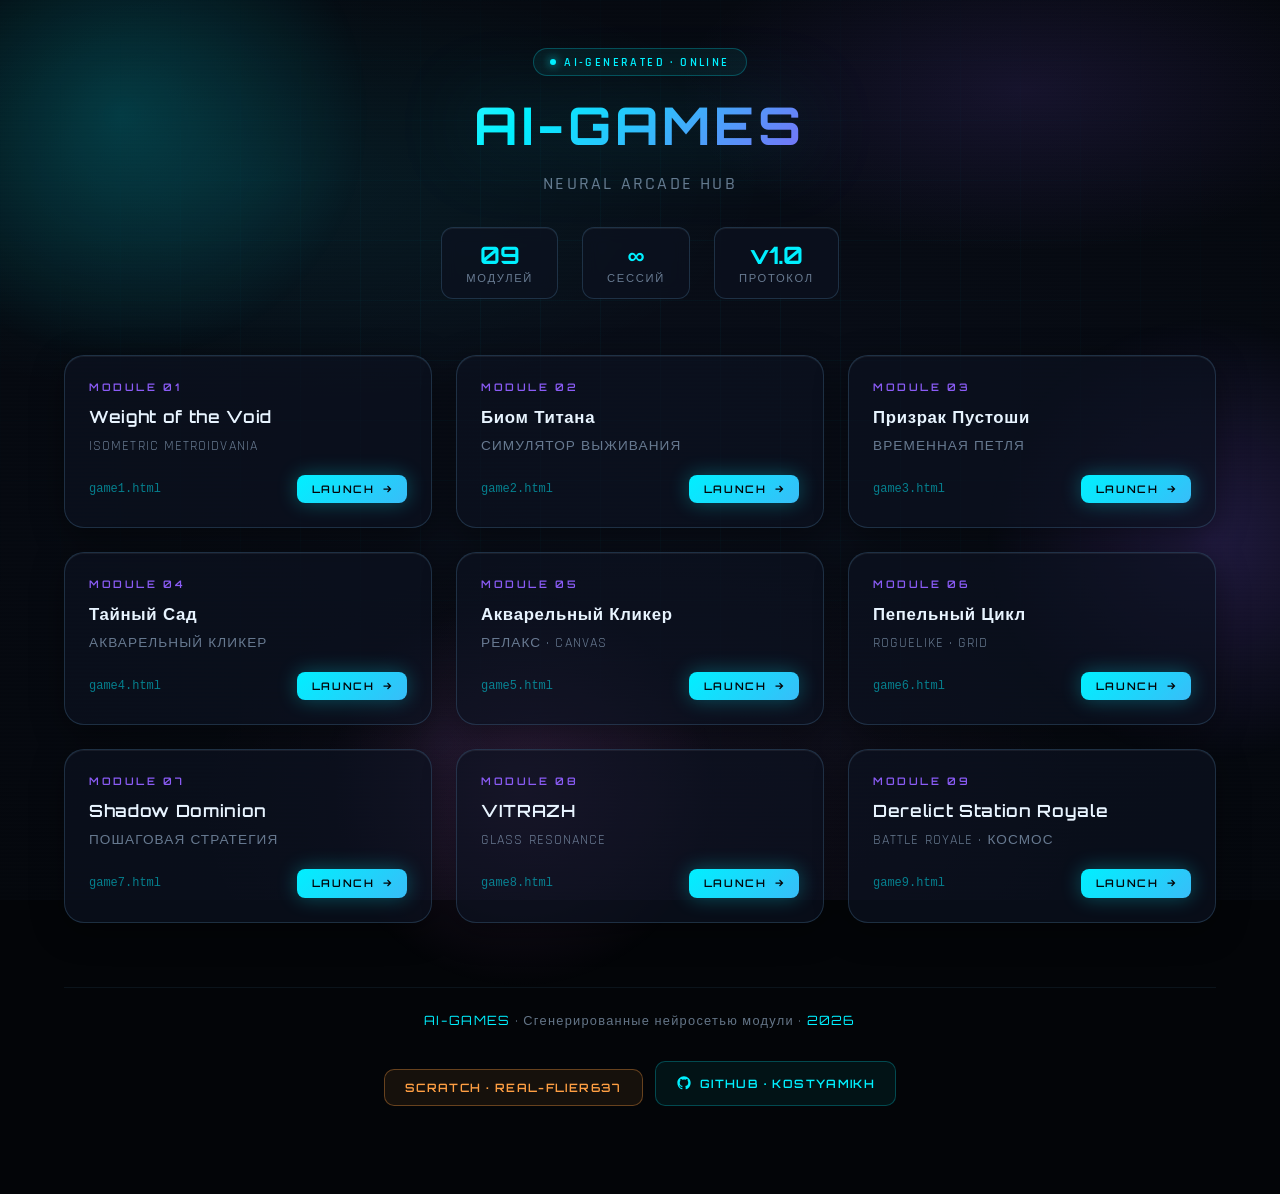
<file: index.html>
<!DOCTYPE html>
<html lang="ru">
<head>
  <meta charset="UTF-8" />
  <meta name="viewport" content="width=device-width, initial-scale=1.0" />
  <title>AI-GAMES // Neural Arcade Hub</title>
  <link rel="preconnect" href="https://fonts.googleapis.com" />
  <link rel="preconnect" href="https://fonts.gstatic.com" crossorigin />
  <link href="https://fonts.googleapis.com/css2?family=Orbitron:wght@400;600;700&family=Rajdhani:wght@400;500;600&display=swap" rel="stylesheet" />
  <style>
    :root {
      --bg-deep: #030508;
      --glass: rgba(12, 18, 32, 0.45);
      --glass-border: rgba(120, 200, 255, 0.18);
      --glass-highlight: rgba(255, 255, 255, 0.06);
      --accent-cyan: #00f0ff;
      --accent-violet: #8b5cf6;
      --accent-magenta: #e879f9;
      --text-primary: #e8f4ff;
      --text-muted: rgba(180, 210, 240, 0.55);
      --glow-cyan: 0 0 40px rgba(0, 240, 255, 0.25);
      --glow-violet: 0 0 60px rgba(139, 92, 246, 0.2);
    }

    *, *::before, *::after {
      box-sizing: border-box;
      margin: 0;
      padding: 0;
    }

    html {
      scroll-behavior: smooth;
    }

    body {
      min-height: 100vh;
      font-family: 'Rajdhani', sans-serif;
      color: var(--text-primary);
      background: var(--bg-deep);
      overflow-x: hidden;
    }

    /* Animated background */
    .bg-layer {
      position: fixed;
      inset: 0;
      z-index: 0;
      pointer-events: none;
    }

    .bg-mesh {
      position: absolute;
      inset: 0;
      background:
        radial-gradient(ellipse 80% 50% at 20% 20%, rgba(0, 240, 255, 0.08) 0%, transparent 50%),
        radial-gradient(ellipse 60% 40% at 80% 10%, rgba(139, 92, 246, 0.12) 0%, transparent 45%),
        radial-gradient(ellipse 70% 60% at 50% 90%, rgba(232, 121, 249, 0.06) 0%, transparent 50%),
        radial-gradient(ellipse 100% 100% at 50% 50%, #0a0f1a 0%, var(--bg-deep) 100%);
    }

    .bg-grid {
      position: absolute;
      inset: 0;
      background-image:
        linear-gradient(rgba(0, 240, 255, 0.03) 1px, transparent 1px),
        linear-gradient(90deg, rgba(0, 240, 255, 0.03) 1px, transparent 1px);
      background-size: 60px 60px;
      mask-image: radial-gradient(ellipse 80% 70% at 50% 40%, black 20%, transparent 75%);
    }

    .orb {
      position: absolute;
      border-radius: 50%;
      will-change: transform;
      /* Use translate3d to keep animation on GPU compositor thread */
      animation: float 16s ease-in-out infinite;
    }

    .orb-1 {
      width: 500px;
      height: 500px;
      /* Bake the blur into the gradient instead of using filter:blur */
      background: radial-gradient(circle, rgba(0, 240, 255, 0.18) 0%, transparent 70%);
      top: -15%;
      left: -10%;
      animation-delay: 0s;
    }

    .orb-2 {
      width: 450px;
      height: 450px;
      background: radial-gradient(circle, rgba(139, 92, 246, 0.2) 0%, transparent 70%);
      top: 35%;
      right: -12%;
      animation-delay: -6s;
    }

    .orb-3 {
      width: 400px;
      height: 400px;
      background: radial-gradient(circle, rgba(232, 121, 249, 0.14) 0%, transparent 70%);
      bottom: -10%;
      left: 25%;
      animation-delay: -11s;
    }

    @keyframes float {
      0%, 100% { transform: translate3d(0, 0, 0); }
      33% { transform: translate3d(25px, -18px, 0); }
      66% { transform: translate3d(-18px, 12px, 0); }
    }

    /* Scanline overlay */
    .scanlines {
      position: fixed;
      inset: 0;
      z-index: 1;
      pointer-events: none;
      background: repeating-linear-gradient(
        0deg,
        transparent,
        transparent 2px,
        rgba(0, 0, 0, 0.03) 2px,
        rgba(0, 0, 0, 0.03) 4px
      );
      opacity: 0.4;
    }

    /* Layout */
    .wrapper {
      position: relative;
      z-index: 2;
      max-width: 1200px;
      margin: 0 auto;
      padding: 3rem 1.5rem 4rem;
    }

    /* Header */
    header {
      text-align: center;
      margin-bottom: 3.5rem;
    }

    .badge {
      display: inline-flex;
      align-items: center;
      gap: 0.5rem;
      padding: 0.35rem 1rem;
      margin-bottom: 1.25rem;
      font-size: 0.75rem;
      font-weight: 600;
      letter-spacing: 0.2em;
      text-transform: uppercase;
      color: var(--accent-cyan);
      background: rgba(0, 240, 255, 0.06);
      border: 1px solid rgba(0, 240, 255, 0.25);
      border-radius: 100px;
    }

    .badge::before {
      content: '';
      width: 6px;
      height: 6px;
      border-radius: 50%;
      background: var(--accent-cyan);
      box-shadow: 0 0 10px var(--accent-cyan);
      animation: pulse 2s ease-in-out infinite;
    }

    @keyframes pulse {
      0%, 100% { opacity: 1; transform: scale(1); }
      50% { opacity: 0.5; transform: scale(0.85); }
    }

    h1 {
      font-family: 'Orbitron', sans-serif;
      font-size: clamp(2rem, 6vw, 3.25rem);
      font-weight: 700;
      letter-spacing: 0.08em;
      line-height: 1.15;
      background: linear-gradient(135deg, #fff 0%, var(--accent-cyan) 40%, var(--accent-violet) 70%, var(--accent-magenta) 100%);
      -webkit-background-clip: text;
      -webkit-text-fill-color: transparent;
      background-clip: text;
      text-shadow: none;
      filter: drop-shadow(var(--glow-cyan));
    }

    .subtitle {
      margin-top: 1rem;
      font-size: 1.15rem;
      font-weight: 500;
      color: var(--text-muted);
      letter-spacing: 0.12em;
      text-transform: uppercase;
    }

    .stats-bar {
      display: flex;
      justify-content: center;
      flex-wrap: wrap;
      gap: 1.5rem;
      margin-top: 2rem;
    }

    .stat {
      padding: 0.75rem 1.5rem;
      background: rgba(12, 18, 32, 0.7);
      border: 1px solid var(--glass-border);
      border-radius: 12px;
      backdrop-filter: blur(8px);
      -webkit-backdrop-filter: blur(8px);
      box-shadow: inset 0 1px 0 var(--glass-highlight);
    }

    .stat-value {
      font-family: 'Orbitron', sans-serif;
      font-size: 1.5rem;
      font-weight: 700;
      color: var(--accent-cyan);
    }

    .stat-label {
      font-size: 0.7rem;
      letter-spacing: 0.15em;
      text-transform: uppercase;
      color: var(--text-muted);
      margin-top: 0.15rem;
    }

    /* Game grid */
    .games-grid {
      display: grid;
      grid-template-columns: repeat(auto-fill, minmax(280px, 1fr));
      gap: 1.5rem;
    }

    .game-card {
      position: relative;
      display: flex;
      flex-direction: column;
      padding: 1.5rem;
      text-decoration: none;
      color: inherit;
      background: rgba(12, 18, 32, 0.7);
      border: 1px solid var(--glass-border);
      border-radius: 20px;
      box-shadow:
        inset 0 1px 0 var(--glass-highlight),
        0 8px 32px rgba(0, 0, 0, 0.4);
      overflow: hidden;
      transition: transform 0.35s cubic-bezier(0.22, 1, 0.36, 1),
                  border-color 0.35s ease,
                  box-shadow 0.35s ease;
    }

    .game-card::before {
      content: '';
      position: absolute;
      top: 0;
      left: 0;
      right: 0;
      height: 1px;
      background: linear-gradient(90deg, transparent, rgba(0, 240, 255, 0.5), transparent);
      opacity: 0;
      transition: opacity 0.35s ease;
    }

    .game-card::after {
      content: '';
      position: absolute;
      inset: 0;
      background: linear-gradient(135deg, rgba(0, 240, 255, 0.04) 0%, transparent 50%, rgba(139, 92, 246, 0.04) 100%);
      opacity: 0;
      transition: opacity 0.35s ease;
      pointer-events: none;
    }

    .game-card:hover {
      transform: translateY(-6px) scale(1.02);
      border-color: rgba(0, 240, 255, 0.35);
      box-shadow:
        inset 0 1px 0 rgba(255, 255, 255, 0.12),
        0 0 0 1px rgba(0, 240, 255, 0.1),
        var(--glow-cyan),
        0 20px 50px rgba(0, 0, 0, 0.5);
    }

    .game-card:hover::before,
    .game-card:hover::after {
      opacity: 1;
    }

    .card-index {
      font-family: 'Orbitron', sans-serif;
      font-size: 0.65rem;
      font-weight: 600;
      letter-spacing: 0.25em;
      color: var(--accent-violet);
      margin-bottom: 0.75rem;
    }

    .card-title {
      font-family: 'Orbitron', sans-serif;
      font-size: 1.05rem;
      font-weight: 600;
      line-height: 1.35;
      letter-spacing: 0.04em;
      margin-bottom: 0.5rem;
      position: relative;
      z-index: 1;
    }

    .card-genre {
      font-size: 0.85rem;
      color: var(--text-muted);
      letter-spacing: 0.08em;
      text-transform: uppercase;
      margin-bottom: 1.25rem;
      flex-grow: 1;
      position: relative;
      z-index: 1;
    }

    .card-footer {
      display: flex;
      align-items: center;
      justify-content: space-between;
      position: relative;
      z-index: 1;
    }

    .card-file {
      font-size: 0.75rem;
      color: rgba(0, 240, 255, 0.5);
      font-family: 'Courier New', monospace;
    }

    .launch-btn {
      display: inline-flex;
      align-items: center;
      gap: 0.4rem;
      padding: 0.45rem 0.9rem;
      font-family: 'Orbitron', sans-serif;
      font-size: 0.65rem;
      font-weight: 600;
      letter-spacing: 0.15em;
      text-transform: uppercase;
      color: var(--bg-deep);
      background: linear-gradient(135deg, var(--accent-cyan), #38bdf8);
      border-radius: 8px;
      box-shadow: 0 0 20px rgba(0, 240, 255, 0.3);
      transition: box-shadow 0.3s ease, transform 0.3s ease;
    }

    .game-card:hover .launch-btn {
      box-shadow: 0 0 30px rgba(0, 240, 255, 0.5);
      transform: scale(1.05);
    }

    .launch-btn svg {
      width: 12px;
      height: 12px;
    }

    /* Footer */
    footer {
      margin-top: 4rem;
      text-align: center;
      padding: 1.5rem;
      font-size: 0.8rem;
      letter-spacing: 0.1em;
      color: var(--text-muted);
      border-top: 1px solid rgba(120, 200, 255, 0.08);
    }

    footer span {
      color: var(--accent-cyan);
      font-family: 'Orbitron', sans-serif;
    }

    .scratch-link {
      display: inline-flex;
      align-items: center;
      gap: 0.5rem;
      margin-top: 1.25rem;
      padding: 0.65rem 1.25rem;
      font-family: 'Orbitron', sans-serif;
      font-size: 0.72rem;
      font-weight: 600;
      letter-spacing: 0.12em;
      text-transform: uppercase;
      text-decoration: none;
      color: #ff9f43;
      background: rgba(255, 159, 67, 0.08);
      border: 1px solid rgba(255, 159, 67, 0.35);
      border-radius: 10px;
      transition: transform 0.2s ease, border-color 0.2s ease, box-shadow 0.2s ease;
    }

    .scratch-link:hover {
      transform: translateY(-2px);
      border-color: rgba(255, 159, 67, 0.6);
      box-shadow: 0 0 24px rgba(255, 159, 67, 0.25);
    }

    .github-link {
      display: inline-flex;
      align-items: center;
      gap: 0.5rem;
      margin-top: 0.75rem;
      padding: 0.65rem 1.25rem;
      font-family: 'Orbitron', sans-serif;
      font-size: 0.72rem;
      font-weight: 600;
      letter-spacing: 0.12em;
      text-transform: uppercase;
      text-decoration: none;
      color: var(--accent-cyan);
      background: rgba(0, 240, 255, 0.06);
      border: 1px solid rgba(0, 240, 255, 0.25);
      border-radius: 10px;
      transition: transform 0.2s ease, border-color 0.2s ease, box-shadow 0.2s ease;
    }

    .github-link:hover {
      transform: translateY(-2px);
      border-color: rgba(0, 240, 255, 0.5);
      box-shadow: 0 0 24px rgba(0, 240, 255, 0.2);
    }

    .footer-links {
      display: flex;
      justify-content: center;
      flex-wrap: wrap;
      gap: 0.75rem;
      margin-top: 1.25rem;
    }

    @media (max-width: 600px) {
      .wrapper {
        padding: 2rem 1rem 3rem;
      }

      .stats-bar {
        gap: 0.75rem;
      }

      .stat {
        padding: 0.6rem 1rem;
      }
    }
  </style>
</head>
<body>
  <div class="bg-layer" aria-hidden="true">
    <div class="bg-mesh"></div>
    <div class="bg-grid"></div>
    <div class="orb orb-1"></div>
    <div class="orb orb-2"></div>
    <div class="orb orb-3"></div>
  </div>
  <div class="scanlines" aria-hidden="true"></div>

  <div class="wrapper">
    <header>
      <div class="badge">AI-Generated · Online</div>
      <h1>AI-GAMES</h1>
      <p class="subtitle">Neural Arcade Hub</p>
      <div class="stats-bar">
        <div class="stat">
          <div class="stat-value">09</div>
          <div class="stat-label">Модулей</div>
        </div>
        <div class="stat">
          <div class="stat-value">∞</div>
          <div class="stat-label">Сессий</div>
        </div>
        <div class="stat">
          <div class="stat-value">v1.0</div>
          <div class="stat-label">Протокол</div>
        </div>
      </div>
    </header>

    <main class="games-grid">
      <a class="game-card" href="game1.html">
        <span class="card-index">MODULE 01</span>
        <h2 class="card-title">Weight of the Void</h2>
        <p class="card-genre">Isometric Metroidvania</p>
        <div class="card-footer">
          <span class="card-file">game1.html</span>
          <span class="launch-btn">
            Launch
            <svg viewBox="0 0 24 24" fill="none" stroke="currentColor" stroke-width="2.5"><path d="M5 12h14M13 6l6 6-6 6"/></svg>
          </span>
        </div>
      </a>

      <a class="game-card" href="game2.html">
        <span class="card-index">MODULE 02</span>
        <h2 class="card-title">Биом Титана</h2>
        <p class="card-genre">Симулятор выживания</p>
        <div class="card-footer">
          <span class="card-file">game2.html</span>
          <span class="launch-btn">
            Launch
            <svg viewBox="0 0 24 24" fill="none" stroke="currentColor" stroke-width="2.5"><path d="M5 12h14M13 6l6 6-6 6"/></svg>
          </span>
        </div>
      </a>

      <a class="game-card" href="game3.html">
        <span class="card-index">MODULE 03</span>
        <h2 class="card-title">Призрак Пустоши</h2>
        <p class="card-genre">Временная петля</p>
        <div class="card-footer">
          <span class="card-file">game3.html</span>
          <span class="launch-btn">
            Launch
            <svg viewBox="0 0 24 24" fill="none" stroke="currentColor" stroke-width="2.5"><path d="M5 12h14M13 6l6 6-6 6"/></svg>
          </span>
        </div>
      </a>

      <a class="game-card" href="game4.html">
        <span class="card-index">MODULE 04</span>
        <h2 class="card-title">Тайный Сад</h2>
        <p class="card-genre">Акварельный кликер</p>
        <div class="card-footer">
          <span class="card-file">game4.html</span>
          <span class="launch-btn">
            Launch
            <svg viewBox="0 0 24 24" fill="none" stroke="currentColor" stroke-width="2.5"><path d="M5 12h14M13 6l6 6-6 6"/></svg>
          </span>
        </div>
      </a>

      <a class="game-card" href="game5.html">
        <span class="card-index">MODULE 05</span>
        <h2 class="card-title">Акварельный Кликер</h2>
        <p class="card-genre">Релакс · Canvas</p>
        <div class="card-footer">
          <span class="card-file">game5.html</span>
          <span class="launch-btn">
            Launch
            <svg viewBox="0 0 24 24" fill="none" stroke="currentColor" stroke-width="2.5"><path d="M5 12h14M13 6l6 6-6 6"/></svg>
          </span>
        </div>
      </a>

      <a class="game-card" href="game6.html">
        <span class="card-index">MODULE 06</span>
        <h2 class="card-title">Пепельный Цикл</h2>
        <p class="card-genre">Roguelike · Grid</p>
        <div class="card-footer">
          <span class="card-file">game6.html</span>
          <span class="launch-btn">
            Launch
            <svg viewBox="0 0 24 24" fill="none" stroke="currentColor" stroke-width="2.5"><path d="M5 12h14M13 6l6 6-6 6"/></svg>
          </span>
        </div>
      </a>

      <a class="game-card" href="game7.html">
        <span class="card-index">MODULE 07</span>
        <h2 class="card-title">Shadow Dominion</h2>
        <p class="card-genre">Пошаговая стратегия</p>
        <div class="card-footer">
          <span class="card-file">game7.html</span>
          <span class="launch-btn">
            Launch
            <svg viewBox="0 0 24 24" fill="none" stroke="currentColor" stroke-width="2.5"><path d="M5 12h14M13 6l6 6-6 6"/></svg>
          </span>
        </div>
      </a>

      <a class="game-card" href="game8.html">
        <span class="card-index">MODULE 08</span>
        <h2 class="card-title">VITRAZH</h2>
        <p class="card-genre">Glass Resonance</p>
        <div class="card-footer">
          <span class="card-file">game8.html</span>
          <span class="launch-btn">
            Launch
            <svg viewBox="0 0 24 24" fill="none" stroke="currentColor" stroke-width="2.5"><path d="M5 12h14M13 6l6 6-6 6"/></svg>
          </span>
        </div>
      </a>

      <a class="game-card" href="game9.html">
        <span class="card-index">MODULE 09</span>
        <h2 class="card-title">Derelict Station Royale</h2>
        <p class="card-genre">Battle Royale · Космос</p>
        <div class="card-footer">
          <span class="card-file">game9.html</span>
          <span class="launch-btn">
            Launch
            <svg viewBox="0 0 24 24" fill="none" stroke="currentColor" stroke-width="2.5"><path d="M5 12h14M13 6l6 6-6 6"/></svg>
          </span>
        </div>
      </a>
    </main>

    <footer>
      <span>AI-GAMES</span> · Сгенерированные нейросетью модули · <span>2026</span>
      <div class="footer-links">
        <a class="scratch-link" href="https://scratch.mit.edu/users/REAL-FLIER637/" target="_blank" rel="noopener noreferrer">Scratch · REAL-FLIER637</a>
        <a class="github-link" href="https://github.com/KostyaMikh/AI_Games" target="_blank" rel="noopener noreferrer">
          <svg width="16" height="16" viewBox="0 0 24 24" fill="currentColor" aria-hidden="true"><path d="M12 2C6.477 2 2 6.477 2 12c0 4.418 2.865 8.166 6.839 9.489.5.092.682-.217.682-.482 0-.237-.009-.868-.013-1.703-2.782.604-3.369-1.34-3.369-1.34-.454-1.154-1.11-1.462-1.11-1.462-.908-.62.069-.608.069-.608 1.003.07 1.531 1.03 1.531 1.03.892 1.529 2.341 1.087 2.91.832.092-.647.35-1.088.636-1.338-2.22-.253-4.555-1.11-4.555-4.943 0-1.091.39-1.984 1.029-2.683-.103-.253-.446-1.27.098-2.647 0 0 .84-.269 2.75 1.025A9.578 9.578 0 0 1 12 6.836c.85.004 1.705.115 2.504.337 1.909-1.294 2.747-1.025 2.747-1.025.546 1.377.202 2.394.1 2.647.64.699 1.028 1.592 1.028 2.683 0 3.842-2.339 4.687-4.566 4.935.359.309.678.919.678 1.852 0 1.336-.012 2.415-.012 2.743 0 .267.18.578.688.48C19.138 20.163 22 16.418 22 12c0-5.523-4.477-10-10-10z"/></svg>
          GitHub · KostyaMikh
        </a>
      </div>
    </footer>
  </div>
</body>
</html>
</file>
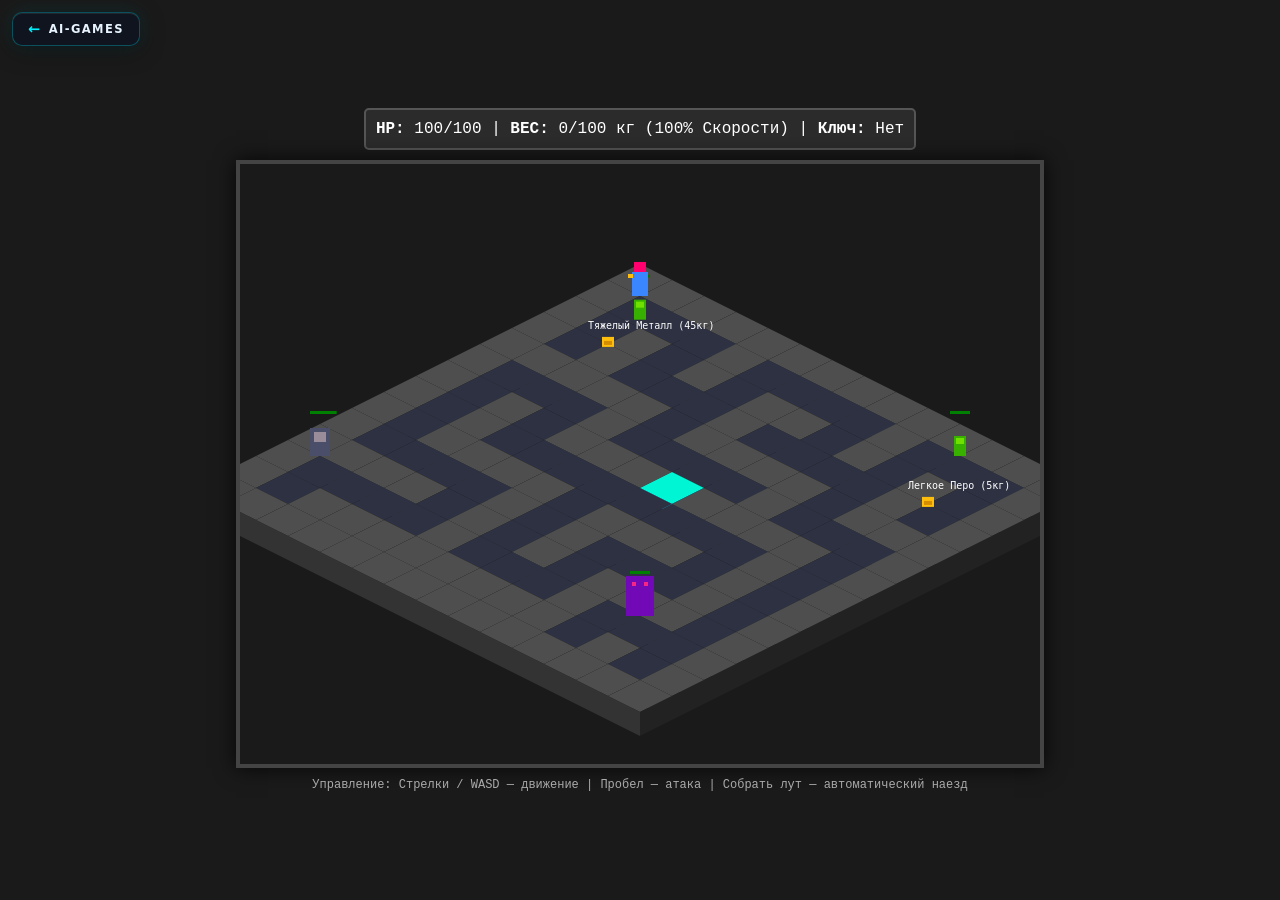
<file: game1.html>
<!DOCTYPE html>
<html lang="ru">
<head>
    <meta charset="UTF-8">
    <title>Isometric Metroidvania: Weight of the Void</title>
    <style>
        body {
            margin: 0;
            background-color: #1a1a1a;
            color: #fff;
            font-family: 'Courier New', Courier, monospace;
            display: flex;
            flex-direction: column;
            align-items: center;
            justify-content: center;
            height: 100vh;
            overflow: hidden;
        }
        #ui {
            margin-bottom: 10px;
            text-align: center;
            font-size: 16px;
            background: #2b2b2b;
            padding: 10px;
            border: 2px solid #555;
            border-radius: 5px;
        }
        canvas {
            border: 4px solid #444;
            box-shadow: 0 0 20px rgba(0,0,0,0.8);
            image-rendering: pixelated;
        }
        .controls {
            margin-top: 10px;
            font-size: 12px;
            color: #aaa;
        }
    </style>
    <link rel="stylesheet" href="hub-nav.css">
</head>
<body>
<a class="hub-nav" href="index.html">AI-GAMES</a>

<div id="ui">
    <b>HP:</b> <span id="hp">100</span>/100 | 
    <b>ВЕС:</b> <span id="weight">0</span>/<span id="maxWeight">100</span> кг (<span id="speedPct">100</span>% Скорости) | 
    <b>Ключ:</b> <span id="hasKey">Нет</span>
</div>

<canvas id="gameCanvas" width="800" height="600"></canvas>

<div class="controls">
    Управление: Стрелки / WASD — движение | Пробел — атака | Собрать лут — автоматический наезд
</div>

<script>
const canvas = document.getElementById('gameCanvas');
const ctx = canvas.getContext('2d');

// --- ИГРОВОЙ МИР (Изометрическая сетка Метроидвании) ---
const TILE_W = 64;
const TILE_H = 32;
const MAP_SIZE = 14;

// 0 - пусто, 1 - стена (пиксельный блок), 2 - дверь выхода (финал)
const map = [
    [1,1,1,1,1,1,1,1,1,1,1,1,1,1],
    [1,0,0,0,1,0,0,0,0,1,0,0,0,1],
    [1,0,1,0,1,0,1,1,0,1,0,1,0,1],
    [1,0,1,0,0,0,1,0,0,0,0,1,0,1],
    [1,1,1,1,1,0,1,1,1,1,0,1,1,1],
    [1,0,0,0,1,0,0,0,0,1,0,0,0,1],
    [1,0,1,0,1,1,1,2,1,1,1,1,0,1], // 2 - Дверь финала в центре карты
    [1,0,1,0,0,0,0,0,0,0,0,1,0,1],
    [1,0,1,1,1,1,0,1,1,1,0,1,0,1],
    [1,0,0,0,0,1,0,1,0,0,0,1,0,1],
    [1,1,1,1,0,1,0,1,0,1,1,1,0,1],
    [1,0,0,0,0,1,0,0,0,1,0,0,0,1],
    [1,0,1,1,1,1,1,1,1,1,0,1,0,1],
    [1,1,1,1,1,1,1,1,1,1,1,1,1,1]
];

// --- ИГРОК ---
const player = {
    isoX: 1, // Логические координаты в сетке
    isoY: 1,
    screenX: 0,
    screenY: 0,
    hp: 100,
    maxHp: 100,
    weight: 0,
    maxWeight: 100,
    baseSpeed: 0.05,
    speed: 0.05,
    hasKey: false,
    dir: 'SE'
};

// --- СУЩЕСТВА И ОБЪЕКТЫ ---
const enemies = [
    { isoX: 3, isoY: 3, hp: 30, type: 'Creeper', isBoss: false },
    { isoX: 11, isoY: 1, hp: 30, type: 'Creeper', isBoss: false },
    { isoX: 1, isoY: 11, hp: 40, type: 'Golem', isBoss: false },
    { isoX: 11, isoY: 11, hp: 150, type: 'KEEPER_BOSS', isBoss: true } // Хранитель ключа
];

const items = [
    { isoX: 2, isoY: 3, type: 'Груз', weight: 45, name: 'Тяжелый Металл' },
    { isoX: 12, isoY: 3, type: 'Перо', weight: 5, name: 'Легкое Перо' }
];

let gameState = 'PLAY'; // PLAY, WIN_GREED, WIN_ASCETIC, WIN_BALANCE, GAMEOVER
let endingText = "";

// --- ИЗОМЕТРИЧЕСКИЕ ФУНКЦИИ ПЕРЕВОДА КООРДИНАТ ---
function spaceToIso(x, y) {
    let screenX = (x - y) * (TILE_W / 2) + canvas.width / 2;
    let screenY = (x + y) * (TILE_H / 2) + 100;
    return { x: screenX, y: screenY };
}

// --- ОТРИСОВКА ПИКСЕЛЬ-АРТА НА ХОДУ (Процедурная пиксельная графика) ---
function drawPixelTile(ctx, sx, sy, colorTop, colorLeft, colorRight, height=16) {
    // Верхняя грань ромба
    ctx.fillStyle = colorTop;
    ctx.beginPath();
    ctx.moveTo(sx, sy);
    ctx.lineTo(sx + TILE_W/2, sy + TILE_H/2);
    ctx.lineTo(sx, sy + TILE_H);
    ctx.lineTo(sx - TILE_W/2, sy + TILE_H/2);
    ctx.closePath();
    ctx.fill();

    if (height > 0) {
        // Левая грань куба
        ctx.fillStyle = colorLeft;
        ctx.beginPath();
        ctx.moveTo(sx - TILE_W/2, sy + TILE_H/2);
        ctx.lineTo(sx, sy + TILE_H);
        ctx.lineTo(sx, sy + TILE_H + height);
        ctx.lineTo(sx - TILE_W/2, sy + TILE_H/2 + height);
        ctx.closePath();
        ctx.fill();

        // Правая грань куба
        ctx.fillStyle = colorRight;
        ctx.beginPath();
        ctx.moveTo(sx, sy + TILE_H);
        ctx.lineTo(sx + TILE_W/2, sy + TILE_H/2);
        ctx.lineTo(sx + TILE_W/2, sy + TILE_H/2 + height);
        ctx.lineTo(sx, sy + TILE_H + height);
        ctx.closePath();
        ctx.fill();
    }
}

function drawPixelSprite(ctx, sx, sy, type) {
    ctx.save();
    // Эмуляция пиксель-арта низкого разрешения масштабированием
    if (type === 'player') {
        // Тело персонажа (изометрический спрайт)
        ctx.fillStyle = '#3a86ff'; // Синий комбинезон
        ctx.fillRect(sx - 8, sy - 24, 16, 24);
        ctx.fillStyle = '#ff006e'; // Шлем
        ctx.fillRect(sx - 6, sy - 34, 12, 10);
        ctx.fillStyle = '#ffbe0b'; // Рюкзак (меняется от веса визуально)
        let bagSize = Math.min(14, 4 + (player.weight / 10));
        ctx.fillRect(sx - 12, sy - 22, 5, bagSize);
    } else if (type === 'Creeper') {
        ctx.fillStyle = '#38b000';
        ctx.fillRect(sx - 6, sy - 20, 12, 20);
        ctx.fillStyle = '#70e000';
        ctx.fillRect(sx - 4, sy - 18, 8, 6);
    } else if (type === 'Golem') {
        ctx.fillStyle = '#4a4e69';
        ctx.fillRect(sx - 10, sy - 28, 20, 28);
        ctx.fillStyle = '#9a8c98';
        ctx.fillRect(sx - 6, sy - 24, 12, 10);
    } else if (type === 'KEEPER_BOSS') {
        ctx.fillStyle = '#7209b7';
        ctx.fillRect(sx - 14, sy - 40, 28, 40);
        ctx.fillStyle = '#f72585'; // Светящиеся глаза босса
        ctx.fillRect(sx - 8, sy - 34, 4, 4);
        ctx.fillRect(sx + 4, sy - 34, 4, 4);
    } else if (type === 'loot') {
        // Анимированный пиксельный сундук/мешок
        let wave = Math.sin(Date.now() * 0.005) * 3;
        ctx.fillStyle = '#ffbe0b';
        ctx.fillRect(sx - 6, sy - 10 + wave, 12, 10);
        ctx.fillStyle = '#d48c00';
        ctx.fillRect(sx - 4, sy - 6 + wave, 8, 4);
    } else if (type === 'key') {
        ctx.fillStyle = '#00f5d4';
        ctx.fillRect(sx - 4, sy - 15, 8, 15);
    }
    ctx.restore();
}

// --- СЛУЧАЙНЫЙ ЛУТ ФУНКЦИЯ ---
function generateRandomLut(x, y) {
    const lootTypes = [
        { name: 'Тяжелое золото', weight: 35 },
        { name: 'Древний хлам', weight: 20 },
        { name: 'Мистическая пыль', weight: 2 },
        { name: 'Плотный обломок', weight: 50 },
        { name: 'Легкий кристалл', weight: 8 }
    ];
    const rolled = lootTypes[Math.floor(Math.random() * lootTypes.length)];
    items.push({
        isoX: x,
        isoY: y,
        type: 'Случайный Лут',
        weight: rolled.weight,
        name: rolled.name
    });
}

// --- ИГРОВОЙ ЦИКЛ ОБНОВЛЕНИЯ ---
const keysPressed = {};
window.addEventListener('keydown', e => { keysPressed[e.key.toLowerCase()] = true; });
window.addEventListener('keyup', e => { keysPressed[e.key.toLowerCase()] = false; });

function update() {
    if (gameState !== 'PLAY') return;

    // Расчет скорости на основе баланса веса
    // Формула: скорость падает пропорционально нагрузке. При 100кг скорость = 10% от базы. При >100кг = 0.
    let weightRatio = player.weight / player.maxWeight;
    if (weightRatio >= 1.0) {
        player.speed = 0; // Полный перегруз
    } else {
        player.speed = player.baseSpeed * (1.0 - weightRatio * 0.9);
    }

    // Обновление UI элементов
    document.getElementById('hp').innerText = Math.ceil(player.hp);
    document.getElementById('weight').innerText = player.weight;
    document.getElementById('speedPct').innerText = Math.max(0, Math.round((player.speed / player.baseSpeed) * 100));
    document.getElementById('hasKey').innerText = player.hasKey ? "Есть (Вес +40кг!)" : "Нет";

    // Движение дискретно-сглаженное для изометрии
    let nextX = player.isoX;
    let nextY = player.isoY;

    if (keysPressed['arrowup'] || keysPressed['w']) { nextX -= player.speed; nextY -= player.speed; player.dir = 'NW'; }
    if (keysPressed['arrowdown'] || keysPressed['s']) { nextX += player.speed; nextY += player.speed; player.dir = 'SE'; }
    if (keysPressed['arrowleft'] || keysPressed['a']) { nextX -= player.speed; nextY += player.speed; player.dir = 'SW'; }
    if (keysPressed['arrowright'] || keysPressed['d']) { nextX += player.speed; nextY -= player.speed; player.dir = 'NE'; }

    // Коллизии со стенами
    let checkCellX = Math.floor(nextX + 0.3 * Math.sign(nextX - player.isoX));
    let checkCellY = Math.floor(nextY + 0.3 * Math.sign(nextY - player.isoY));

    if (map[Math.floor(nextY)][Math.floor(nextX)] !== 1) {
        // Проверка прохода через дверь финала
        if (map[Math.floor(nextY)][Math.floor(nextX)] === 2) {
            if (player.hasKey) {
                // ПРОВЕРКА МУЛЬТИ-КОНЦОВОК НА ОСНОВЕ ВЕСА
                if (player.weight >= 80) {
                    gameState = 'WIN_GREED';
                    endingText = "КОНЦОВКА ЖАДНОСТИ: Вы унесли столько сокровищ, что обрушили экономику снаружи, но едва не сломали позвоночник!";
                } else if (player.weight <= 20) {
                    gameState = 'WIN_ASCETIC';
                    endingText = "КОНЦОВКА АСКЕТА: Вы вышли абсолютно налегке, оставив мирские богатства Бездне. Ваша душа свободна.";
                } else {
                    gameState = 'WIN_BALANCE';
                    endingText = "КОНЦОВКА БАЛАНСА: Идеальное равновесие веса позволило вам выжить и сохранить трезвый рассудок.";
                }
            } else {
                // Если ключа нет, дверь не пускает (Метроидвания-блок)
                player.hp -= 0.1; // Небольшой урон от силового поля двери
            }
        } else {
            player.isoX = nextX;
            player.isoY = nextY;
        }
    }

    // Сбор предметов при наезде
    for (let i = items.length - 1; i >= 0; i--) {
        let it = items[i];
        let dist = Math.hypot(player.isoX - it.isoX, player.isoY - it.isoY);
        if (dist < 0.5) {
            player.weight += it.weight;
            items.splice(i, 1);
        }
    }

    // Логика врагов и Бой
    enemies.forEach((enemy, idx) => {
        if (enemy.hp <= 0) return;

        // Простое преследование игрока
        let edist = Math.hypot(player.isoX - enemy.isoX, player.isoY - enemy.isoY);
        if (edist < 4 && edist > 0.2) {
            enemy.isoX += Math.sign(player.isoX - enemy.isoX) * 0.02;
            enemy.isoY += Math.sign(player.isoY - enemy.isoY) * 0.02;
        }

        // Враг атакует игрока
        if (edist < 0.4) {
            player.hp -= enemy.isBoss ? 0.5 : 0.2;
            if (player.hp <= 0) {
                gameState = 'GAMEOVER';
            }
        }

        // Атака игрока (Пробел)
        if (keysPressed[' '] && edist < 1.0) {
            enemy.hp -= 2;
            if (enemy.hp <= 0) {
                if (enemy.isBoss) {
                    player.hasKey = true;
                    player.weight += 40; // Ключ Метроидвании ОЧЕНЬ тяжелый и ломает баланс веса!
                } else {
                    // Из обычных врагов сыпется СЛУЧАЙНЫЙ ЛУТ
                    generateRandomLut(enemy.isoX, enemy.isoY);
                }
            }
            keysPressed[' '] = false; // Одно нажатие — один удар
        }
    });
}

// --- ОТРИСОВКА ВСЕЙ СЦЕНЫ ---
function draw() {
    ctx.clearRect(0, 0, canvas.width, canvas.height);

    // Отрисовка изометрической карты по слоям (Порядок отрисовки важен для правильного перекрытия объектов)
    for (let y = 0; y < MAP_SIZE; y++) {
        for (let x = 0; x < MAP_SIZE; x++) {
            let isoPos = spaceToIso(x, y);

            // Рендеринг пола / стен
            if (map[y][x] === 1) {
                // Пиксельная изометрическая стена (каменный блок)
                drawPixelTile(ctx, isoPos.x, isoPos.y, '#4e4e4e', '#333333', '#222222', 24);
            } else if (map[y][x] === 2) {
                // Изометрические ворота финала
                drawPixelTile(ctx, isoPos.x, isoPos.y, '#00f5d4', '#00bbf9', '#0077b6', 10);
            } else {
                // Обычный пол
                drawPixelTile(ctx, isoPos.x, isoPos.y, '#2d3142', '#1f222e', '#161822', 0);
            }

            // Отрисовка лута на этом тайле
            items.forEach(it => {
                if (Math.floor(it.isoX) === x && Math.floor(it.isoY) === y) {
                    let itemIso = spaceToIso(it.isoX, it.isoY);
                    drawPixelSprite(ctx, itemIso.x, itemIso.y, 'loot');
                    ctx.fillStyle = '#fff';
                    ctx.font = '10px monospace';
                    ctx.fillText(`${it.name} (${it.weight}кг)`, itemIso.x - 20, itemIso.y - 15);
                }
            });

            // Отрисовка врагов на этом тайле
            enemies.forEach(enemy => {
                if (enemy.hp > 0 && Math.floor(enemy.isoX) === x && Math.floor(enemy.isoY) === y) {
                    let enemyIso = spaceToIso(enemy.isoX, enemy.isoY);
                    drawPixelSprite(ctx, enemyIso.x, enemyIso.y, enemy.type);
                    
                    // Полоска HP врага
                    ctx.fillStyle = 'red';
                    ctx.fillRect(enemyIso.x - 10, enemyIso.y - 45, 20, 3);
                    ctx.fillStyle = 'green';
                    let hpW = (enemy.hp / (enemy.isBoss ? 150 : 30)) * 20;
                    ctx.fillRect(enemyIso.x - 10, enemyIso.y - 45, hpW, 3);
                }
            });

            // Отрисовка игрока
            if (Math.floor(player.isoX) === x && Math.floor(player.isoY) === y) {
                let pIso = spaceToIso(player.isoX, player.isoY);
                drawPixelSprite(ctx, pIso.x, pIso.y, 'player');
                
                // Эффект атаки (пиксельная вспышка при зажатом пробеле)
                if (keysPressed[' ']) {
                    ctx.fillStyle = '#fff';
                    ctx.beginPath();
                    ctx.arc(pIso.x, pIso.y - 15, 15, 0, Math.PI*2);
                    ctx.fill();
                }
            }
        }
    }

    // Экраны состояний игры (Победа/Проигрыш)
    if (gameState !== 'PLAY') {
        ctx.fillStyle = 'rgba(0, 0, 0, 0.85)';
        ctx.fillRect(0, 0, canvas.width, canvas.height);
        ctx.textAlign = 'center';
        ctx.font = '20px Courier New';

        if (gameState === 'GAMEOVER') {
            ctx.fillStyle = '#ff0055';
            ctx.fillText("ВЫ ПОГИБЛИ В БЕЗДНЕ", canvas.width / 2, canvas.height / 2 - 20);
            ctx.fillStyle = '#fff';
            ctx.fillText("Вес вашего снаряжения потянул вас на дно...", canvas.width / 2, canvas.height / 2 + 20);
        } else {
            ctx.fillStyle = '#00ffcc';
            ctx.fillText("ВЫ ВЫБРАЛИСЬ ИЗ ШАХТЫ!", canvas.width / 2, canvas.height / 2 - 40);
            ctx.fillStyle = '#fff';
            ctx.font = '16px Courier New';
            wrapText(ctx, endingText, canvas.width / 2, canvas.height / 2, 600, 24);
        }
        
        ctx.fillStyle = '#aaa';
        ctx.fillText("Обновите страницу (F5), чтобы играть снова", canvas.width / 2, canvas.height / 2 + 100);
    }
}

// Помощник переноса длинного текста концовок
function wrapText(context, text, x, y, maxWidth, lineHeight) {
    let words = text.split(' ');
    let line = '';
    for(let n = 0; n < words.length; n++) {
        let testLine = line + words[n] + ' ';
        let metrics = context.measureText(testLine);
        let testWidth = metrics.width;
        if (testWidth > maxWidth && n > 0) {
            context.fillText(line, x, y);
            line = words[n] + ' ';
            y += lineHeight;
        }
        else {
            line = testLine;
        }
    }
    context.fillText(line, x, y);
}

// Главный игровой цикл
function loop() {
    update();
    draw();
    requestAnimationFrame(loop);
}

// Старт игры
loop();
</script>

</body>
</html>
</file>
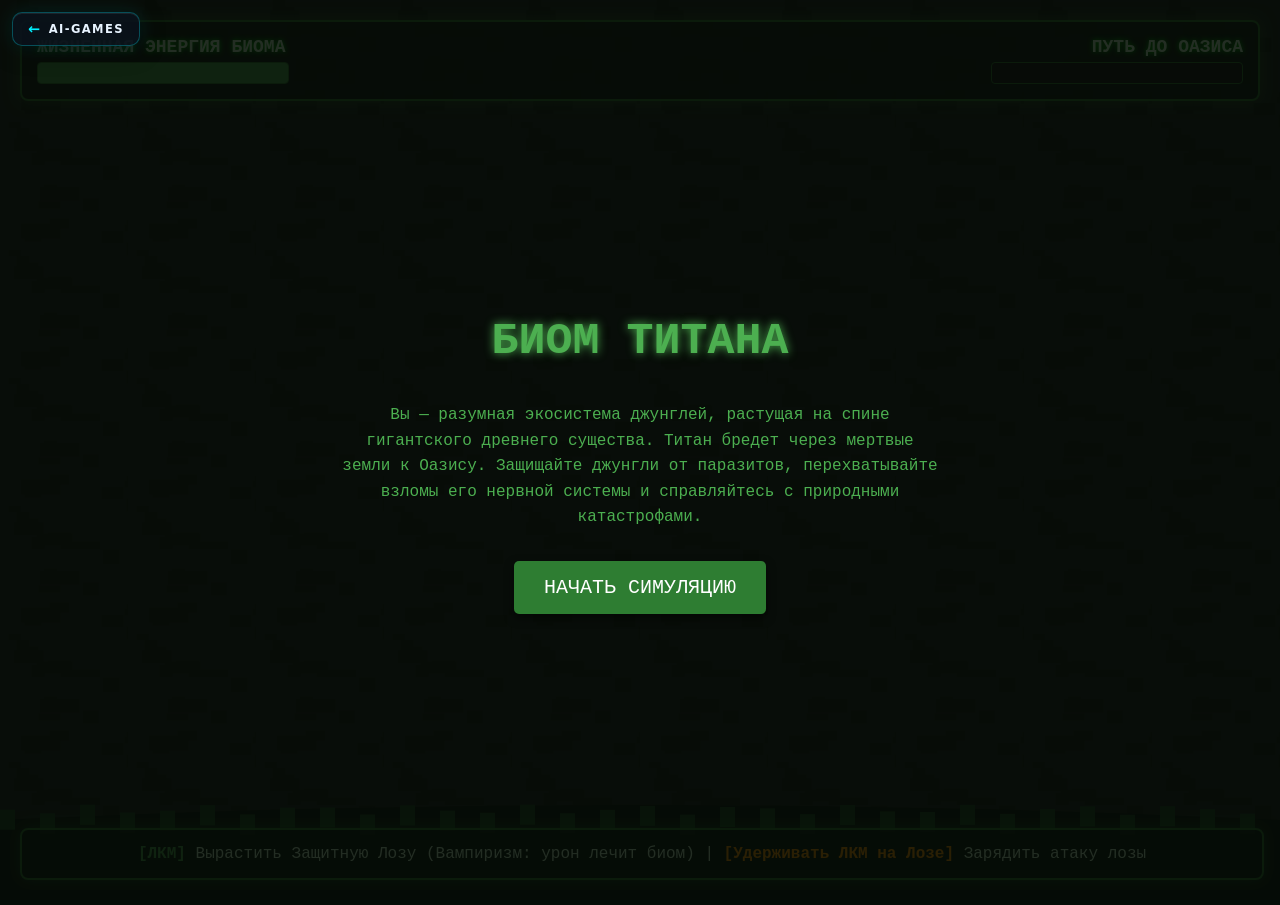
<file: game2.html>
<!DOCTYPE html>
<html lang="ru">
<head>
    <meta charset="UTF-8">
    <meta name="viewport" content="width=device-width, initial-scale=1.0">
    <title>Биом Титана: Симулятор Выживания</title>
    <style>
        body {
            margin: 0;
            padding: 0;
            background-color: #050f0a;
            color: #d2fad2;
            font-family: 'Courier New', Courier, monospace;
            overflow: hidden;
            user-select: none;
        }

        #ui-container {
            position: absolute;
            top: 0;
            left: 0;
            width: 100%;
            height: 100%;
            pointer-events: none;
            display: flex;
            flex-direction: column;
            justify-content: space-between;
            box-sizing: border-box;
            padding: 20px;
        }

        .hud-panel {
            background: rgba(10, 30, 15, 0.85);
            border: 2px solid #2e7d32;
            border-radius: 8px;
            padding: 15px;
            pointer-events: auto;
            box-shadow: 0 0 15px rgba(46, 125, 50, 0.5);
        }

        .top-hud {
            display: flex;
            justify-content: space-between;
            align-items: center;
        }

        .stat-box {
            font-size: 18px;
            font-weight: bold;
            text-shadow: 0 0 5px #00ff00;
        }

        .progress-bar-container {
            width: 250px;
            background: #111;
            border: 1px solid #2e7d32;
            height: 20px;
            margin-top: 5px;
            border-radius: 4px;
            overflow: hidden;
        }

        .progress-bar {
            height: 100%;
            width: 100%;
            transition: width 0.3s ease, background-color 0.3s;
        }

        #energy-bar { background-color: #4caf50; }
        #journey-bar { background-color: #2196f3; width: 0%; }

        /* Окно взлома систем */
        #hack-window {
            position: absolute;
            top: 50%;
            left: 50%;
            transform: translate(-50%, -50%);
            width: 400px;
            background: rgba(5, 15, 5, 0.95);
            border: 3px solid #ff3d00;
            box-shadow: 0 0 30px rgba(255, 61, 0, 0.7);
            border-radius: 10px;
            padding: 20px;
            text-align: center;
            display: none;
            pointer-events: auto;
            z-index: 10;
        }

        #hack-window.active { display: block; }
        
        .hack-title {
            color: #ff3d00;
            font-size: 22px;
            margin-bottom: 15px;
            animation: blink 1s infinite;
        }

        .hack-code {
            font-size: 28px;
            letter-spacing: 5px;
            margin: 15px 0;
            color: #ffea00;
            background: #220000;
            padding: 10px;
            border-radius: 5px;
        }

        #hack-input {
            background: #000;
            border: 2px solid #ff3d00;
            color: #fff;
            font-size: 24px;
            width: 80%;
            text-align: center;
            padding: 5px;
            text-transform: uppercase;
            font-family: inherit;
        }

        /* Окна экранов состояния игры */
        .screen-overlay {
            position: absolute;
            top: 0; left: 0; width: 100%; height: 100%;
            background: rgba(5, 10, 5, 0.85);
            display: flex;
            flex-direction: column;
            justify-content: center;
            align-items: center;
            z-index: 20;
            pointer-events: auto;
        }

        .screen-overlay h1 {
            font-size: 45px;
            margin-bottom: 20px;
            text-shadow: 0 0 10px currentColor;
        }

        .btn {
            background: #2e7d32;
            color: #fff;
            border: none;
            padding: 15px 30px;
            font-size: 20px;
            font-family: inherit;
            cursor: pointer;
            border-radius: 5px;
            box-shadow: 0 4px 10px rgba(0,0,0,0.5);
            transition: background 0.2s;
        }

        .btn:hover { background: #388e3c; }

        #disaster-alert {
            position: absolute;
            top: 100px;
            left: 50%;
            transform: translateX(-50%);
            color: #ff3d00;
            font-size: 24px;
            font-weight: bold;
            background: rgba(0,0,0,0.7);
            padding: 10px 20px;
            border-radius: 5px;
            border: 1px solid #ff3d00;
            display: none;
            text-align: center;
            z-index: 5;
        }

        @keyframes blink {
            0%, 100% { opacity: 1; }
            50% { opacity: 0.4; }
        }
    </style>
    <link rel="stylesheet" href="hub-nav.css">
</head>
<body>
    <a class="hub-nav" href="index.html">AI-GAMES</a>

    <canvas id="gameCanvas"></canvas>

    <div id="ui-container">
        <div class="hud-panel top-hud">
            <div>
                <div class="stat-box">ЖИЗНЕННАЯ ЭНЕРГИЯ БИОМА</div>
                <div class="progress-bar-container">
                    <div id="energy-bar" class="progress-bar"></div>
                </div>
            </div>
            <div style="text-align: right;">
                <div class="stat-box">ПУТЬ ДО ОАЗИСА</div>
                <div class="progress-bar-container">
                    <div id="journey-bar" class="progress-bar"></div>
                </div>
            </div>
        </div>

        <div id="disaster-alert">ВНИМАНИЕ: СЕЙСМИЧЕСКИЙ ТОЛЧЕК ТИТАНА!</div>

        <div class="hud-panel" style="width: calc(100% - 30px); text-align: center;">
            <span style="color: #4caf50; font-weight: bold;">[ЛКМ]</span> Вырастить Защитную Лозу (Вампиризм: урон лечит биом) | 
            <span style="color: #ff9800; font-weight: bold;">[Удерживать ЛКМ на Лозе]</span> Зарядить атаку лозы
        </div>
    </div>

    <div id="hack-window">
        <div class="hack-title">!!! НЕЙРО-СИСТЕМА ЗАРАЖЕНА !!!</div>
        <p style="font-size:14px; color:#aaa;">Паразиты взламывают нервный узел Титана. Введите защитный антикод для очистки:</p>
        <div class="hack-code" id="target-code">A7B2</div>
        <input type="text" id="hack-input" maxlength="4" autocomplete="off">
        <p style="font-size:12px; color:#ff3d00; margin-top:15px;" id="hack-timer">ВРЕМЯ НА ПЕРЕЗАГРУЗКУ: 10.0с</p>
    </div>

    <div id="start-screen" class="screen-overlay" style="color: #4caf50;">
        <h1>БИОМ ТИТАНА</h1>
        <p style="max-width: 600px; text-align: center; line-height: 1.6; margin-bottom: 30px;">
            Вы — разумная экосистема джунглей, растущая на спине гигантского древнего существа. 
            Титан бредет через мертвые земли к Оазису. Защищайте джунгли от паразитов, перехватывайте взломы его нервной системы и справляйтесь с природными катастрофами.
        </p>
        <button class="btn" onclick="startGame()">НАЧАТЬ СИМУЛЯЦИЮ</button>
    </div>

    <div id="win-screen" class="screen-overlay" style="color: #2196f3; display: none;">
        <h1>ОАЗИС ДОСТИГНУТ!</h1>
        <p style="margin-bottom: 30px;">Вы успешно сохранили экосистему джунглей на спине Титана.</p>
        <button class="btn" onclick="location.reload()">ИГРАТЬ СНОВА</button>
    </div>

    <div id="lose-screen" class="screen-overlay" style="color: #ff3d00; display: none;">
        <h1>БИОМ УНИЧТОЖЕН</h1>
        <p id="lose-reason" style="margin-bottom: 30px;">Энергия джунглей иссякла.</p>
        <button class="btn" onclick="location.reload()">ПОВТОРИТЬ ПОПЫТКУ</button>
    </div>

    <script>
        const canvas = document.getElementById('gameCanvas');
        const ctx = canvas.getContext('2d');

        // Адаптация размеров холста
        function resizeCanvas() {
            canvas.width = window.innerWidth;
            canvas.height = window.innerHeight;
        }
        window.addEventListener('resize', resizeCanvas);
        resizeCanvas();

        // Игровые параметры
        let gameState = 'start'; // start, play, hack, win, lose
        let energy = 100;
        let journeyProgress = 0;
        const totalJourney = 100;

        // Объекты игры
        let vines = [];
        let enemies = [];
        let particles = [];
        
        // Переменные для систем
        let lastDisasterTime = 0;
        let disasterActive = false;
        let currentDisaster = "";
        let disasterTimer = 0;

        // Взлом систем
        let hackTimer = 0;
        let hackTargetCode = "";
        let hackTimeLimit = 10;

        // Изображения / Ассеты (Генерация процедурной графики)
        // Текстура кожи гиганта
        const titanSkinPattern = document.createElement('canvas');
        titanSkinPattern.width = 128;
        titanSkinPattern.height = 128;
        const pCtx = titanSkinPattern.getContext('2d');
        pCtx.fillStyle = '#1e251f';
        pCtx.fillRect(0,0,128,128);
        pCtx.fillStyle = '#151a16';
        for(let i=0; i<20; i++){
            pCtx.fillRect(Math.random()*128, Math.random()*128, Math.random()*30+10, Math.random()*10+5);
        }

        // Класс Защитных Лоз (Вампиризм)
        class Vine {
            constructor(x, y) {
                this.x = x;
                this.y = y;
                this.targetY = y - (100 + Math.random()*100);
                this.currentY = y;
                this.length = 0;
                this.maxLength = 120 + Math.random() * 80;
                this.angle = (Math.random() - 0.5) * 0.4;
                this.charge = 0;
                this.isCharging = false;
                this.thickness = 8 + Math.random()*6;
            }

            update() {
                if (this.currentY > this.y - this.maxLength) {
                    this.currentY -= 2; 
                }
                if (this.isCharging && this.charge < 100) {
                    this.charge += 2;
                }
            }

            draw() {
                ctx.save();
                ctx.translate(this.x, this.y);
                ctx.rotate(this.angle);

                // Отрисовка стебля лозы
                ctx.strokeStyle = '#2e7d32';
                ctx.lineWidth = this.thickness;
                ctx.lineCap = 'round';
                ctx.beginPath();
                ctx.moveTo(0, 0);
                ctx.quadraticCurveTo(Math.sin(this.currentY * 0.05) * 15, - (this.y - this.currentY)/2, 0, - (this.y - this.currentY));
                ctx.stroke();

                // Отрисовка светящихся листьев (Энергия Вампиризма)
                ctx.fillStyle = `rgb(${46 + this.charge * 2}, ${125 + this.charge}, 50)`;
                ctx.shadowColor = '#4caf50';
                ctx.shadowBlur = this.charge > 0 ? this.charge / 3 : 5;
                
                ctx.beginPath();
                ctx.arc(0, - (this.y - this.currentY), 8 + (this.charge/10), 0, Math.PI * 2);
                ctx.fill();
                ctx.restore();
            }
        }

        // Класс Врагов (Паразиты Нейро-систем)
        class Parasite {
            constructor() {
                this.x = Math.random() * canvas.width;
                this.y = -30;
                this.speed = 1 + Math.random() * 2;
                this.hp = 30 + Math.random() * 40;
                this.maxHp = this.hp;
                this.size = 15 + Math.random() * 15;
                this.wiggle = 0;
                this.wiggleSpeed = 0.05 + Math.random()*0.05;
                this.type = Math.random() > 0.85 ? 'hacker' : 'crawler'; // Хакеры вызывают взлом систем
            }

            update() {
                this.y += this.speed;
                this.wiggle += this.wiggleSpeed;
                this.x += Math.sin(this.wiggle) * 0.8;

                // Достижение дна (кожи Титана) наносит урон биому
                if (this.y > canvas.height - 100) {
                    energy -= Math.floor(this.size / 2);
                    if(this.type === 'hacker' && gameState === 'play') {
                        triggerSystemHack();
                    }
                    return false; 
                }
                return true;
            }

            draw() {
                ctx.save();
                ctx.translate(this.x, this.y);
                
                // Внешний вид паразита
                if(this.type === 'hacker') {
                    ctx.fillStyle = '#ff3d00';
                    ctx.shadowColor = '#ff3d00';
                    ctx.shadowBlur = 10;
                } else {
                    ctx.fillStyle = '#9c27b0';
                    ctx.shadowColor = '#000';
                    ctx.shadowBlur = 0;
                }

                // Тело насекомого/паразита
                ctx.beginPath();
                ctx.ellipse(0, 0, this.size, this.size * 0.7, Math.PI/2, 0, Math.PI*2);
                ctx.fill();

                // Процедурные усики/лапки
                ctx.strokeStyle = ctx.fillStyle;
                ctx.lineWidth = 2;
                for(let i = -1; i <= 1; i += 2) {
                    ctx.beginPath();
                    ctx.moveTo(i * 5, 0);
                    ctx.lineTo(i * (this.size + 10), Math.sin(this.wiggle)*5);
                    ctx.stroke();
                }

                // Шкала здоровья паразита
                let hpPercent = this.hp / this.maxHp;
                ctx.fillStyle = 'rgba(255,0,0,0.5)';
                ctx.fillRect(-this.size, -this.size - 10, this.size * 2, 4);
                ctx.fillStyle = '#00ff00';
                ctx.fillRect(-this.size, -this.size - 10, (this.size * 2) * hpPercent, 4);

                ctx.restore();
            }
        }

        // Класс частиц для эффектов вампиризма и катастроф
        class Particle {
            constructor(x, y, color, vx, vy, size = 3) {
                this.x = x;
                this.y = y;
                this.color = color;
                this.vx = vx;
                this.vy = vy;
                this.alpha = 1;
                this.size = size;
            }
            update() {
                this.x += this.vx;
                this.y += this.vy;
                this.alpha -= 0.02;
                return this.alpha > 0;
            }
            draw() {
                ctx.save();
                ctx.globalAlpha = this.alpha;
                ctx.fillStyle = this.color;
                ctx.beginPath();
                ctx.arc(this.x, this.y, this.size, 0, Math.PI*2);
                ctx.fill();
                ctx.restore();
            }
        }

        // Старт игры
        function startGame() {
            document.getElementById('start-screen').style.display = 'none';
            gameState = 'play';
            energy = 100;
            journeyProgress = 0;
            vines = [];
            enemies = [];
            particles = [];
            lastDisasterTime = Date.now();
            
            // Инициализируем начальные джунгли на спине
            for(let i = 0; i < 6; i++) {
                vines.push(new Vine(100 + Math.random() * (canvas.width - 200), canvas.height - 80));
            }
        }

        // Запуск механики: Процедурные катастрофы
        function triggerDisaster() {
            disasterActive = true;
            disasterTimer = 180; // длительность эффекта кадров
            const disasters = ["СЕЙСМИЧЕСКИЙ ТОЛЧЕК", "ВСПЛЕСК МАГМЫ ТИТАНА", "ВЫБРОС ТОКСИЧНЫХ СПОР"];
            currentDisaster = disasters[Math.floor(Math.random() * disasters.length)];
            
            const alertBox = document.getElementById('disaster-alert');
            alertBox.innerText = `ВНИМАНИЕ: ${currentDisaster}!`;
            alertBox.style.display = 'block';

            // Немедленный эффект катастрофы
            if (currentDisaster === "СЕЙСМИЧЕСКИЙ ТОЛЧЕК") {
                energy -= 15;
                if(vines.length > 2) vines.splice(0, 2); // ломает пару лоз
            }
        }

        // Запуск механики: Взлом систем Титана
        function triggerSystemHack() {
            gameState = 'hack';
            document.getElementById('hack-window').classList.add('active');
            hackTargetCode = Math.random().toString(36).substring(2, 6).toUpperCase();
            document.getElementById('target-code').innerText = hackTargetCode;
            let inputField = document.getElementById('hack-input');
            inputField.value = "";
            inputField.focus();
            hackTimer = hackTimeLimit;
        }

        // Проверка ввода кода при взломе
        document.getElementById('hack-input').addEventListener('input', (e) => {
            if (e.target.value.toUpperCase() === hackTargetCode) {
                // Успешный взлом / Очистка
                gameState = 'play';
                document.getElementById('hack-window').classList.remove('active');
                // Даем бонус энергии за успешную очистку систем
                energy = Math.min(100, energy + 10);
                for(let i=0; i<20; i++) {
                    particles.push(new Particle(canvas.width/2 + (Math.random()-0.5)*200, canvas.height/2, '#00ff00', (Math.random()-0.5)*5, (Math.random()-0.5)*5, 5));
                }
            }
        });

        // Клик мышкой: Выращивание новых лоз или зарядка существующих
        canvas.addEventListener('mousedown', (e) => {
            if (gameState !== 'play') return;

            let clickedVine = null;
            // Проверяем, кликнули ли по верхушке существующей лозы
            for (let vine of vines) {
                let dist = Math.hypot(e.clientX - vine.x, e.clientY - vine.currentY);
                if (dist < 30) {
                    clickedVine = vine;
                    break;
                }
            }

            if (clickedVine) {
                clickedVine.isCharging = true;
            } else {
                // Тратим немного энергии на выращивание новой защитной лозы джунглей
                if (energy > 10) {
                    energy -= 5;
                    vines.push(new Vine(e.clientX, canvas.height - 80));
                }
            }
        });

        canvas.addEventListener('mouseup', () => {
            for (let vine of vines) {
                if (vine.isCharging) {
                    // Реализация МЕХАНИКИ ВАМПИРИЗМА: Выпуск атакующего снаряда
                    releaseVineAttack(vine);
                    vine.isCharging = false;
                    vine.charge = 0;
                }
            }
        });

        function releaseVineAttack(vine) {
            // Создаем снаряд-шип джунглей, летящий вверх
            let power = vine.charge / 10 + 2;
            let projectile = {
                x: vine.x,
                y: vine.currentY,
                vy: -power * 1.5,
                power: power
            };
            
            // Логика полета снаряда и проверки столкновений
            let attackInterval = setInterval(() => {
                projectile.y += projectile.vy;
                
                // Визуальные частицы лозы
                particles.push(new Particle(projectile.x, projectile.y, '#8bc34a', (Math.random()-0.5)*2, (Math.random()-0.5)*2, 2));

                // Проверка попадания во врагов
                for (let i = enemies.length - 1; i >= 0; i--) {
                    let enemy = enemies[i];
                    let dist = Math.hypot(projectile.x - enemy.x, projectile.y - enemy.y);
                    if (dist < enemy.size + 10) {
                        // Наносим урон
                        enemy.hp -= projectile.power * 10;
                        
                        // МЕХАНИКА ВАМПИРИЗМА: урон конвертируется в лечение биома
                        let drainLife = Math.floor(projectile.power * 2);
                        energy = Math.min(100, energy + drainLife);

                        // Эффект поглощения жизни (кроваво-зеленые частицы летят обратно к биому)
                        for(let j=0; j<8; j++){
                            particles.push(new Particle(enemy.x, enemy.y, '#e91e63', (Math.random()-0.5)*6, Math.random()*4 + 2, 4));
                        }

                        clearInterval(attackInterval);
                        return;
                    }
                }

                if (projectile.y < 0) clearInterval(attackInterval);
            }, 1000/60);
        }

        // Игровой цикл обновления и отрисовки
        function update(time) {
            ctx.clearRect(0, 0, canvas.width, canvas.height);

            // 1. ОТРИСОВКА ФОНА И ВИЗУАЛЬНОГО СТИЛЯ (Спина гигантского Титана)
            let skinPattern = ctx.createPattern(titanSkinPattern, 'repeat');
            ctx.fillStyle = skinPattern;
            ctx.fillRect(0, 0, canvas.width, canvas.height);

            // Движение горизонта / Эффект ходьбы существа
            let walkBobbing = Math.sin(Date.now() * 0.002) * 5;
            
            // Нижний слой — «Мясистая/каменистая» граница спины Титана
            ctx.fillStyle = '#0a140c';
            ctx.beginPath();
            ctx.moveTo(0, canvas.height);
            ctx.lineTo(0, canvas.height - 80 + walkBobbing);
            ctx.quadraticCurveTo(canvas.width/2, canvas.height - 110 + walkBobbing, canvas.width, canvas.height - 80 + walkBobbing);
            ctx.lineTo(canvas.width, canvas.height);
            ctx.fill();

            // Мох и мелкие травинки на спине
            ctx.fillStyle = '#1b4d22';
            for (let i = 0; i < canvas.width; i += 40) {
                ctx.fillRect(i, canvas.height - 90 + walkBobbing + Math.sin(i)*5, 15, 20);
            }

            if (gameState === 'play' || gameState === 'hack') {
                // Обновление прогресса путешествия Титана
                journeyProgress += 0.03;
                document.getElementById('journey-bar').style.width = `${Math.min(100, journeyProgress)}%`;
                document.getElementById('energy-bar').style.width = `${Math.max(0, energy)}%`;

                if (journeyProgress >= totalJourney) {
                    gameState = 'win';
                    document.getElementById('win-screen').style.display = 'flex';
                }
                if (energy <= 0) {
                    gameState = 'lose';
                    document.getElementById('lose-reason').innerText = "Энергия биома истощена паразитами или катаклизмами.";
                    document.getElementById('lose-screen').style.display = 'flex';
                }

                // Процедурное появление паразитов
                if (Math.random() < 0.02 + (journeyProgress * 0.0003)) {
                    enemies.push(new Parasite());
                }

                // Таймер процедурных катастроф
                if (Date.now() - lastDisasterTime > 17000) {
                    triggerDisaster();
                    lastDisasterTime = Date.now();
                }

                // Обработка активной катастрофы
                if (disasterActive) {
                    disasterTimer--;
                    if (disasterTimer <= 0) {
                        disasterActive = false;
                        document.getElementById('disaster-alert').style.display = 'none';
                    }
                    // Визуальные эффекты катастроф
                    if (currentDisaster === "ВСПЛЕСК МАГМЫ ТИТАНА") {
                        if (Math.random() < 0.3) {
                            particles.push(new Particle(Math.random() * canvas.width, canvas.height, '#ff5722', (Math.random()-0.5)*3, -Math.random()*8 - 4, 6));
                            energy -= 0.08; // Постепенный урон биому от жара
                        }
                    } else if (currentDisaster === "ВЫБРОС ТОКСИЧНЫХ СПОР") {
                        if (Math.random() < 0.4) {
                            particles.push(new Particle(Math.random() * canvas.width, 0, '#00e676', (Math.random()-0.5)*2, Math.random()*3 + 1, 4));
                            energy -= 0.05;
                        }
                    } else if (currentDisaster === "СЕЙСМИЧЕСКИЙ ТОЛЧЕК") {
                        // Тряска экрана за счет смещения контекста
                        ctx.translate((Math.random()-0.5)*6, (Math.random()-0.5)*6);
                    }
                }

                // Логика взлома систем (Нейро-интерфейса)
                if (gameState === 'hack') {
                    hackTimer -= 1/60;
                    document.getElementById('hack-timer').innerText = `ВРЕМЯ НА ПЕРЕЗАГРУЗКУ: ${Math.max(0, hackTimer).toFixed(1)}с`;
                    if (hackTimer <= 0) {
                        gameState = 'lose';
                        document.getElementById('hack-window').classList.remove('active');
                        document.getElementById('lose-reason').innerText = "Паразиты полностью взломали и отключили нервную систему Титана.";
                        document.getElementById('lose-screen').style.display = 'flex';
                    }
                }
            }

            // Отрисовка и обновление Защитных Лоз
            vines.forEach(vine => {
                if (gameState === 'play') vine.update();
                vine.draw();
            });

            // Отрисовка и обновление Паразитов
            for (let i = enemies.length - 1; i >= 0; i--) {
                let enemy = enemies[i];
                if (gameState === 'play') {
                    let alive = enemy.update();
                    if (!alive || enemy.hp <= 0) {
                        enemies.splice(i, 1);
                        continue;
                    }
                }
                enemy.draw();
            }

            // Отрисовка частиц
            for (let i = particles.length - 1; i >= 0; i--) {
                let p = particles[i];
                let active = p.update();
                if (!active) {
                    particles.splice(i, 1);
                } else {
                    p.draw();
                }
            }

            requestAnimationFrame(update);
        }

        requestAnimationFrame(update);
    </script>
</body>
</html>
</file>
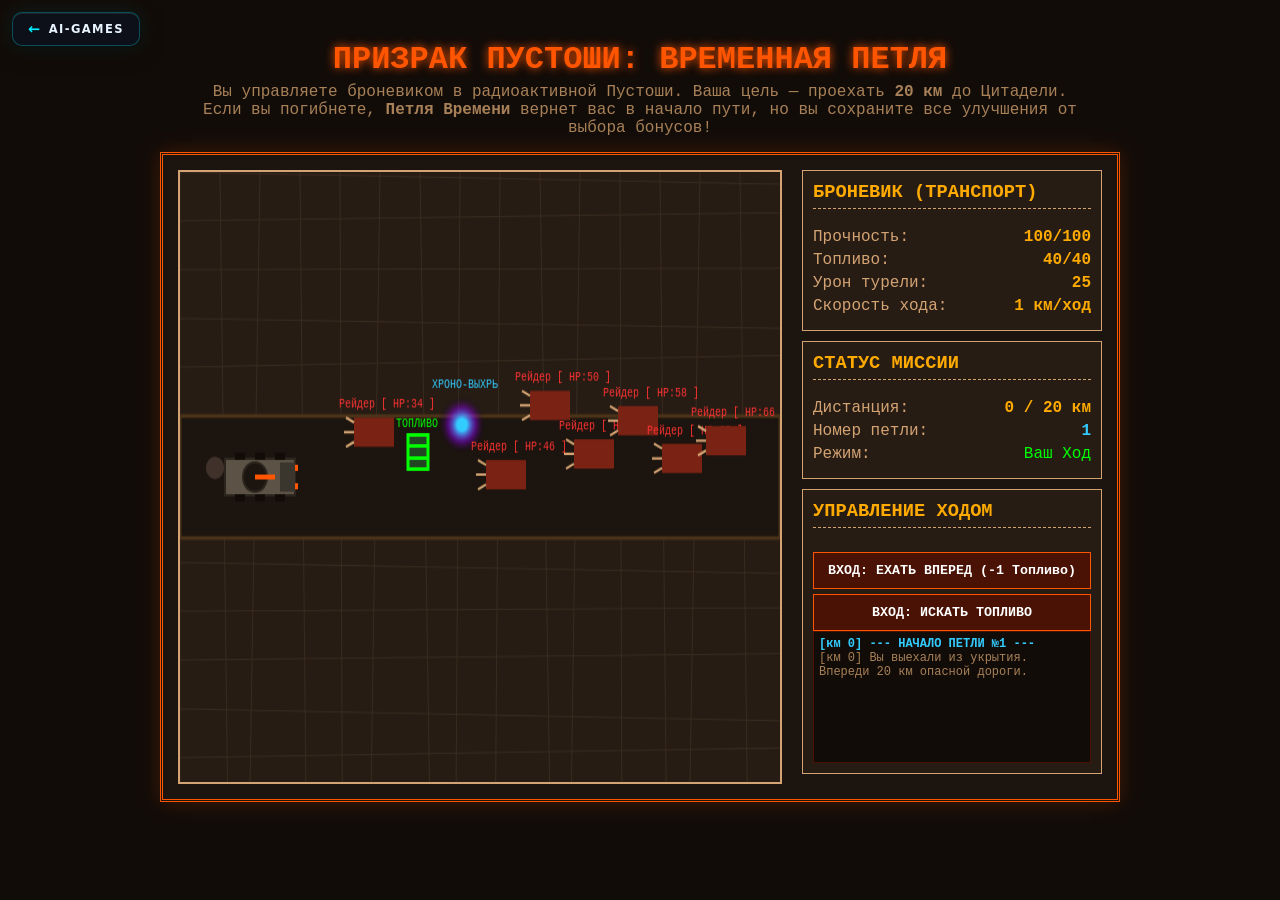
<file: game3.html>
<!DOCTYPE html>
<html lang="ru">
<head>
    <meta charset="UTF-8">
    <title>ПРИЗРАК ПУСТОШИ: ВРЕМЕННАЯ ПЕТЛЯ</title>
    <style>
        body {
            background-color: #120c08;
            color: #d4a373;
            font-family: 'Courier New', Courier, monospace;
            display: flex;
            flex-direction: column;
            align-items: center;
            margin: 0;
            padding: 20px;
            user-select: none;
        }
        h1 {
            color: #ff5500;
            text-shadow: 0 0 10px #ff5500;
            margin-bottom: 5px;
        }
        #game-container {
            display: flex;
            gap: 20px;
            background: #1c140e;
            padding: 15px;
            border: 3px double #ff5500;
            box-shadow: 0 0 20px rgba(255, 85, 0, 0.2);
        }
        canvas {
            border: 2px solid #d4a373;
            background: #261c14;
        }
        #sidebar {
            width: 300px;
            display: flex;
            flex-direction: column;
            justify-content: space-between;
        }
        .panel {
            border: 1px solid #d4a373;
            padding: 10px;
            background: #261c14;
            margin-bottom: 10px;
        }
        .panel h3 {
            margin-top: 0;
            color: #ffaa00;
            border-bottom: 1px dashed #d4a373;
            padding-bottom: 5px;
        }
        .btn {
            background: #4a1204;
            color: #fff;
            border: 1px solid #ff5500;
            padding: 10px;
            cursor: pointer;
            font-weight: bold;
            font-family: inherit;
            width: 100%;
            margin-top: 5px;
            transition: all 0.2s;
        }
        .btn:hover:not(:disabled) {
            background: #ff5500;
            color: #000;
            box-shadow: 0 0 10px #ff5500;
        }
        .btn:disabled {
            background: #222;
            border-color: #444;
            color: #666;
            cursor: not-allowed;
        }
        #bonus-screen {
            display: none;
            position: fixed;
            top: 50%;
            left: 50%;
            transform: translate(-50%, -50%);
            background: #1c140e;
            border: 4px solid #ffaa00;
            padding: 20px;
            z-index: 100;
            width: 400px;
            box-shadow: 0 0 30px #000;
        }
        #log {
            height: 120px;
            overflow-y: auto;
            font-size: 12px;
            background: #120c08;
            padding: 5px;
            border: 1px solid #4a1204;
            color: #a88158;
        }
        .stat-line {
            display: flex;
            justify-content: space-between;
            margin: 5px 0;
        }
        .highlight { color: #ffaa00; font-weight: bold; }
        .danger { color: #ff3333; font-weight: bold; }
        .loop { color: #33ccff; font-weight: bold; }
    </style>
    <link rel="stylesheet" href="hub-nav.css">
</head>
<body>
    <a class="hub-nav" href="index.html">AI-GAMES</a>

    <h1>ПРИЗРАК ПУСТОШИ: ВРЕМЕННАЯ ПЕТЛЯ</h1>
    <div style="margin-bottom: 15px; color: #a88158; text-align: center; max-width: 900px;">
        Вы управляете броневиком в радиоактивной Пустоши. Ваша цель — проехать <strong>20 км</strong> до Цитадели. 
        Если вы погибнете, <strong>Петля Времени</strong> вернет вас в начало пути, но вы сохраните все улучшения от выбора бонусов!
    </div>

    <div id="game-container">
        <!-- Игровое поле -->
        <canvas id="gameCanvas" width="600" height="500"></canvas>

        <!-- Боковая панель -->
        <div id="sidebar">
            <div>
                <div class="panel">
                    <h3>БРОНЕВИК (ТРАНСПОРТ)</h3>
                    <div class="stat-line"><span>Прочность:</span> <span id="ui-hp" class="highlight">100/100</span></div>
                    <div class="stat-line"><span>Топливо:</span> <span id="ui-fuel" class="highlight">40/40</span></div>
                    <div class="stat-line"><span>Урон турели:</span> <span id="ui-atk" class="highlight">25</span></div>
                    <div class="stat-line"><span>Скорость хода:</span> <span id="ui-speed" class="highlight">1 км/ход</span></div>
                </div>

                <div class="panel">
                    <h3>СТАТУС МИССИИ</h3>
                    <div class="stat-line"><span>Дистанция:</span> <span id="ui-dist" class="highlight">0 / 20 км</span></div>
                    <div class="stat-line"><span>Номер петли:</span> <span id="ui-loop" class="loop">1</span></div>
                    <div class="stat-line"><span>Режим:</span> <span id="ui-phase" style="color:#00ff00;">Ваш Ход</span></div>
                </div>
            </div>

            <div class="panel">
                <h3>УПРАВЛЕНИЕ ХОДОМ</h3>
                <button id="btn-move" class="btn">ВХОД: ЕХАТЬ ВПЕРЕД (-1 Топливо)</button>
                <button id="btn-scavenge" class="btn">ВХОД: ИСКАТЬ ТОПЛИВО</button>
                <div id="log"></div>
            </div>
        </div>
    </div>

    <!-- Экран выбора бонусов -->
    <div id="bonus-screen">
        <h2 style="color:#ffaa00; margin-top:0; text-align:center;">ВЫБОР БОНУСА ПЕТЛИ</h2>
        <p style="font-size:14px; text-align:center;">Временная петля замыкается! Выберите хроно-модификатор, который перейдет с вами в следующий цикл:</p>
        <div id="bonus-options"></div>
    </div>

    <script>
        // --- НАСТРОЙКИ И СОСТОЯНИЕ ИГРЫ ---
        const canvas = document.getElementById('gameCanvas');
        const ctx = canvas.getContext('2d');

        // Глобальное состояние (сохраняется между петлями времени)
        const MetaProgression = {
            loopCount: 1,
            bonusHpMax: 100,
            bonusFuelMax: 40,
            bonusAtk: 25,
            bonusSpeed: 1
        };

        // Состояние текущего заезда внутри петли
        let Game = {};

        // Типы объектов на карте
        const TYPES = {
            EMPTY: 0,
            REIDER: 1,
            ANOMALY: 2,
            BARREL: 3
        };

        // --- ГЕНЕРАЦИЯ ГРАФИКИ (ПРОЦЕДУРНАЯ) ---
        // Так как внешних картинок нет, рисуем постапокалиптический мир кодом
        function drawBackground() {
            // Земля - выжженная пустыня
            ctx.fillStyle = '#261c14';
            ctx.fillRect(0, 0, canvas.width, canvas.height);
            
            // Сетки/трещины земли
            ctx.strokeStyle = '#3a2b1f';
            ctx.lineWidth = 1;
            for(let i = 0; i < canvas.width; i += 40) {
                ctx.beginPath(); ctx.moveTo(i, 0); ctx.lineTo(i + (Math.sin(i)*10), canvas.height); ctx.stroke();
            }
            for(let j = 0; j < canvas.height; j += 40) {
                ctx.beginPath(); ctx.moveTo(0, j); ctx.lineTo(canvas.width, j + (Math.cos(j)*10)); ctx.stroke();
            }

            // Дорожная колея
            ctx.fillStyle = '#1c140e';
            ctx.fillRect(0, 200, canvas.width, 100);
            ctx.strokeStyle = '#4a3319';
            ctx.lineWidth = 3;
            ctx.strokeRect(0, 200, canvas.width, 100);
        }

        function drawTruck(x, y) {
            ctx.save();
            ctx.translate(x, y);

            // Корпус броневика (грязный металлический/ржавый)
            ctx.fillStyle = '#5c5346';
            ctx.fillRect(-35, -15, 70, 30);
            ctx.strokeStyle = '#2b251e';
            ctx.lineWidth = 2;
            ctx.strokeRect(-35, -15, 70, 30);

            // Кабина (завешенная решетками)
            ctx.fillStyle = '#3a352d';
            ctx.fillRect(20, -12, 15, 24);
            ctx.fillStyle = '#ff5500'; // Свет фар
            ctx.fillRect(35, -10, 3, 5);
            ctx.fillRect(35, 5, 3, 5);

            // Колеса (шипованные, постапокалиптичные)
            ctx.fillStyle = '#120c08';
            const wheels = [-25, -5, 15];
            wheels.forEach(wx => {
                ctx.fillRect(wx, -20, 10, 6);
                ctx.fillRect(wx, 14, 10, 6);
            });

            // Боевая турель сверху
            ctx.fillStyle = '#1c140e';
            ctx.beginPath();
            ctx.arc(-5, 0, 12, 0, Math.PI * 2);
            ctx.fill();
            ctx.stroke();

            // Ствол пушки
            ctx.strokeStyle = '#ff5500';
            ctx.lineWidth = 4;
            ctx.beginPath();
            ctx.moveTo(-5, 0);
            ctx.lineTo(15, 0);
            ctx.stroke();

            // Эффект выхлопа (анимация дыма через случайные круги)
            if (Math.random() > 0.3) {
                ctx.fillStyle = 'rgba(100, 80, 70, 0.5)';
                ctx.beginPath();
                ctx.arc(-45, -5 - Math.random()*5, 5 + Math.random()*5, 0, Math.PI*2);
                ctx.fill();
            }

            ctx.restore();
        }

        function drawEntities() {
            Game.entities.forEach(ent => {
                if (ent.destroyed) return;
                
                ctx.save();
                ctx.translate(ent.screenX, ent.screenY);

                if (ent.type === TYPES.REIDER) {
                    // Машина рейдеров (багги с шипами)
                    ctx.fillStyle = '#7a2214';
                    ctx.fillRect(-20, -12, 40, 24);
                    // Шипы спереди
                    ctx.strokeStyle = '#d4a373';
                    ctx.lineWidth = 2;
                    ctx.beginPath();
                    ctx.moveTo(-20, -8); ctx.lineTo(-28, -12);
                    ctx.moveTo(-20, 0); ctx.lineTo(-30, 0);
                    ctx.moveTo(-20, 8); ctx.lineTo(-28, 12);
                    ctx.stroke();
                    // Текст над ними
                    ctx.fillStyle = '#ff3333';
                    ctx.font = '10px Courier New';
                    ctx.fillText(`Рейдер [ HP:${ent.hp} ]`, -35, -20);

                } else if (ent.type === TYPES.ANOMALY) {
                    // Аномалия петли времени (сверкающий хроно-вихрь)
                    let pulse = Math.sin(Date.now() * 0.01) * 5;
                    let grad = ctx.createRadialGradient(0, 0, 5, 0, 0, 25 + pulse);
                    grad.addColorStop(0, '#33ccff');
                    grad.addColorStop(0.5, 'rgba(150, 0, 255, 0.4)');
                    grad.addColorStop(1, 'rgba(0,0,0,0)');
                    ctx.fillStyle = grad;
                    ctx.beginPath(); ctx.arc(0, 0, 30 + pulse, 0, Math.PI*2); ctx.fill();
                    
                    ctx.fillStyle = '#33ccff';
                    ctx.font = '10px Courier New';
                    ctx.fillText("ХРОНО-ВЫХРЬ", -30, -30);

                } else if (ent.type === TYPES.BARREL) {
                    // Бочка с топливом
                    ctx.fillStyle = '#224422';
                    ctx.fillRect(-10, -14, 20, 28);
                    ctx.strokeStyle = '#00ff00';
                    ctx.strokeRect(-10, -14, 20, 28);
                    // Полоски на бочке
                    ctx.beginPath(); ctx.moveTo(-10, -5); ctx.lineTo(10, -5); ctx.moveTo(-10, 5); ctx.lineTo(10, 5); ctx.stroke();
                    ctx.fillStyle = '#00ff00';
                    ctx.font = '10px Courier New';
                    ctx.fillText("ТОПЛИВО", -22, -20);
                }

                ctx.restore();
            });
        }

        // --- ЛОГИКА И ИНИЦИАЛИЗАЦИЯ ИГРЫ ---
        function initLoop() {
            Game = {
                hp: MetaProgression.bonusHpMax,
                hpMax: MetaProgression.bonusHpMax,
                fuel: MetaProgression.bonusFuelMax,
                fuelMax: MetaProgression.bonusFuelMax,
                atk: MetaProgression.bonusAtk,
                speed: MetaProgression.bonusSpeed,
                distance: 0,
                targetDistance: 20,
                playerX: 100,
                playerY: 250,
                entities: [],
                isGameOver: false,
                isWon: false,
                phase: 'PLAYER' // PLAYER, ENEMY
            };
            
            spawnEntities();
            logMessage(`--- НАЧАЛО ПЕТЛИ №${MetaProgression.loopCount} ---`, 'loop');
            logMessage("Вы выехали из укрытия. Впереди 20 км опасной дороги.");
            updateUI();
        }

        function spawnEntities() {
            Game.entities = [];
            // Генерируем угрозы и объекты на ключевых отметках километров
            for (let km = 2; km < Game.targetDistance; km += 2) {
                let typeRand = Math.random();
                let type = TYPES.REIDER;
                let hp = 30 + (km * 2); // Рейдеры сильнее ближе к концу

                if (typeRand < 0.25) {
                    type = TYPES.BARREL;
                } else if (typeRand < 0.5) {
                    type = TYPES.ANOMALY;
                }

                // Переводим километры в экранные координаты для визуализации
                // Объекты распределяются равномерно по экрану в зависимости от их километража
                let screenX = 150 + (km * 22); 
                let screenY = 220 + (Math.random() * 60 - 30); // Небольшой разброс по высоте дороги

                Game.entities.push({
                    km: km,
                    type: type,
                    hp: hp,
                    maxHp: hp,
                    screenX: screenX,
                    screenY: screenY,
                    destroyed: false
                });
            }
        }

        // --- ИГРОВОЙ ИНТЕРФЕЙС И КНОПКИ ---
        function updateUI() {
            document.getElementById('ui-hp').innerText = `${Game.hp}/${Game.hpMax}`;
            document.getElementById('ui-fuel').innerText = `${Game.fuel}/${Game.fuelMax}`;
            document.getElementById('ui-atk').innerText = Game.atk;
            document.getElementById('ui-speed').innerText = `${Game.speed} км/ход`;
            document.getElementById('ui-dist').innerText = `${Game.distance} / ${Game.targetDistance} км`;
            document.getElementById('ui-loop').innerText = MetaProgression.loopCount;

            const btnMove = document.getElementById('btn-move');
            const btnScavenge = document.getElementById('btn-scavenge');
            const uiPhase = document.getElementById('ui-phase');

            if (Game.phase === 'PLAYER' && !Game.isGameOver && !Game.isWon) {
                btnMove.disabled = false;
                btnScavenge.disabled = false;
                uiPhase.innerText = "Ваш Ход";
                uiPhase.style.color = "#00ff00";
            } else {
                btnMove.disabled = true;
                btnScavenge.disabled = true;
                if (Game.phase === 'ENEMY') {
                    uiPhase.innerText = "Ход Врагов...";
                    uiPhase.style.color = "#ff3333";
                }
            }

            // Корректируем визуальное положение машины на экране в зависимости от прогресса
            Game.playerX = 80 + (Game.distance * 22);
        }

        function logMessage(text, styleClass = '') {
            const logBox = document.getElementById('log');
            const span = document.createElement('div');
            if(styleClass) span.className = styleClass;
            span.innerText = `[км ${Game.distance}] ${text}`;
            logBox.appendChild(span);
            logBox.scrollTop = logBox.scrollHeight;
        }

        // --- МЕХАНИКА: УПРАВЛЕНИЕ ТРАНСПОРТОМ И ХОД ИГРОКА ---
        document.getElementById('btn-move').addEventListener('click', () => {
            if (Game.phase !== 'PLAYER') return;

            if (Game.fuel <= 0) {
                logMessage("Нет топлива для движения! Пришлось искать на месте.", 'danger');
                scavengeAction();
                return;
            }

            Game.fuel -= 1;
            Game.distance += Game.speed;
            logMessage(`Броневик продвинулся вперед на ${Game.speed} км.`);

            checkLocation();
        });

        document.getElementById('btn-scavenge').addEventListener('click', () => {
            if (Game.phase !== 'PLAYER') return;
            scavengeAction();
        });

        function scavengeAction() {
            // Остановка для обыска местности (Управление транспортом / риск)
            let foundFuel = Math.floor(Math.random() * 15) + 10;
            Game.fuel = Math.min(Game.fuelMax, Game.fuel + foundFuel);
            logMessage(`Вы остановили броневик и обыскали руины. Найдено топливо: +${foundFuel}.`);
            
            // За остановку без продвижения рейдеры могут выследить (переход хода)
            endPlayerTurn();
        }

        function checkLocation() {
            if (Game.distance >= Game.targetDistance) {
                Game.isWon = true;
                triggerWin();
                return;
            }

            // Проверяем, врезались ли мы или поравнялись с объектом
            let currentEnemies = Game.entities.filter(e => !e.destroyed && e.km <= Game.distance);

            if (currentEnemies.length > 0) {
                let ent = currentEnemies[0]; // Берем первый встречный объект
                
                if (ent.type === TYPES.REIDER) {
                    logMessage(`Дорогу преградил Бронетранспортер Рейдеров! Вступаем в бой!`, 'danger');
                    // Автоматическая атака установленной на машине турелью
                    ent.hp -= Game.atk;
                    logMessage(`Ваша турель наносит рейдерам ${Game.atk} урона!`);
                    
                    if (ent.hp <= 0) {
                        ent.destroyed = true;
                        logMessage(`Машина рейдеров взорвана! Дорога свободна.`, 'highlight');
                        endPlayerTurn();
                    } else {
                        logMessage(`Рейдер выдержал удар и готовит ответный залп!`);
                        endPlayerTurn(); // Враг выжил, он атакует в свой ход
                    }
                } 
                else if (ent.type === TYPES.ANOMALY) {
                    ent.destroyed = true;
                    logMessage(`Вы въехали в Хроно-вихрь! Петля реагирует нестабильно!`, 'loop');
                    // Аномалия наносит урон, но дает мгновенный скачок энергии петли (замыкание)
                    Game.hp -= 20;
                    logMessage(`Взрыв хроно-энергии повредил обшивку на 20 HP.`, 'danger');
                    if (Game.hp <= 0) {
                        triggerLoopDeath();
                    } else {
                        // Принудительный вызов петли времени досрочно (но как бонус)
                        triggerTimeLoopTriggeredByAnomaly();
                    }
                } 
                else if (ent.type === TYPES.BARREL) {
                    ent.destroyed = true;
                    Game.fuel = Math.min(Game.fuelMax, Game.fuel + 20);
                    logMessage(`Вы протаранили брошенную цистерну! Топливо дозаправлено (+20)`, 'highlight');
                    endPlayerTurn();
                }
            } else {
                endPlayerTurn();
            }
        }

        function endPlayerTurn() {
            updateUI();
            if (Game.isGameOver || Game.isWon) return;

            Game.phase = 'ENEMY';
            updateUI();
            
            // Задержка ИИ врагов для ощущения пошаговости
            setTimeout(enemyTurn, 800);
        }

        // --- ХОД ВРАГОВ ---
        function enemyTurn() {
            // Рейдеры, которые находятся на одной дистанции с игроком или сзади, атакуют броневик
            let activeEnemies = Game.entities.filter(e => !e.destroyed && e.km <= Game.distance && e.type === TYPES.REIDER);

            activeEnemies.forEach(enemy => {
                let dmg = 15 + Math.floor(Math.random() * 10);
                Game.hp -= dmg;
                logMessage(`Рейдеры ведут огонь по вашему транспорту! Нанесено урона: -${dmg}`, 'danger');
            });

            // Проверка проигрыша по прочности машины
            if (Game.hp <= 0) {
                triggerLoopDeath();
                return;
            }

            // Возврат хода игроку
            Game.phase = 'PLAYER';
            updateUI();
        }

        // --- МЕХАНИКА: ПЕТЛЯ ВРЕМЕНИ И ВЫБОР БОНУСОВ ---
        function triggerLoopDeath() {
            Game.isGameOver = true;
            logMessage(`!!! БРОНЕВИК УНИЧТОЖЕН !!!`, 'danger');
            logMessage(`Вспышка энергии... Время сворачивается обратно...`, 'loop');
            
            setTimeout(() => {
                showBonusSelection();
            }, 1500);
        }

        function triggerTimeLoopTriggeredByAnomaly() {
            logMessage(`Хроно-вихрь перегружает системы броневика! Временной откат!`, 'loop');
            setTimeout(() => {
                showBonusSelection();
            }, 1500);
        }

        function showBonusSelection() {
            const screen = document.getElementById('bonus-screen');
            const optionsContainer = document.getElementById('bonus-options');
            optionsContainer.innerHTML = ''; // Очистка старых кнопок

            // Три фиксированных варианта перманентного улучшения транспорта
            const bonuses = [
                { text: "Усилить титановую броню (+25 к макс. HP корпуса)", action: () => { MetaProgression.bonusHpMax += 25; } },
                { text: "Поставить форсированный движок (+1 км за ход, тратит столько же топлива)", action: () => { MetaProgression.bonusSpeed += 1; } },
                { text: "Установить крупнокалиберную турель (+15 к урону пушки)", action: () => { MetaProgression.bonusAtk += 15; } }
            ];

            bonuses.forEach(bonus => {
                const btn = document.createElement('button');
                btn.className = 'btn';
                btn.innerText = bonus.text;
                btn.onclick = () => {
                    bonus.action();
                    MetaProgression.loopCount += 1;
                    screen.style.display = 'none';
                    initLoop(); // Перезапуск мира с сохранением накопленных бонусов
                };
                optionsContainer.appendChild(btn);
            });

            screen.style.display = 'block';
        }

        function triggerWin() {
            logMessage(`ЦИТАДЕЛЬ ДОСТИГНУТА! Вы вырвались из временного ада Пустоши!`, 'highlight');
            alert(`ПОБЕДА! Вы доехали до безопасной зоны за ${MetaProgression.loopCount} циклов петли времени!`);
        }

        // --- ИГРОВОЙ ЦИКЛ РЕНДЕРА (АНИМАЦИЯ) ---
        function render() {
            drawBackground();
            drawEntities();
            
            // Отрисовка игрока
            if (!Game.isGameOver) {
                drawTruck(Game.playerX, Game.playerY);
            }

            requestAnimationFrame(render);
        }

        // --- СТАРТ ИГРЫ ---
        initLoop();
        render();

    </script>
</body>
</html>
</file>
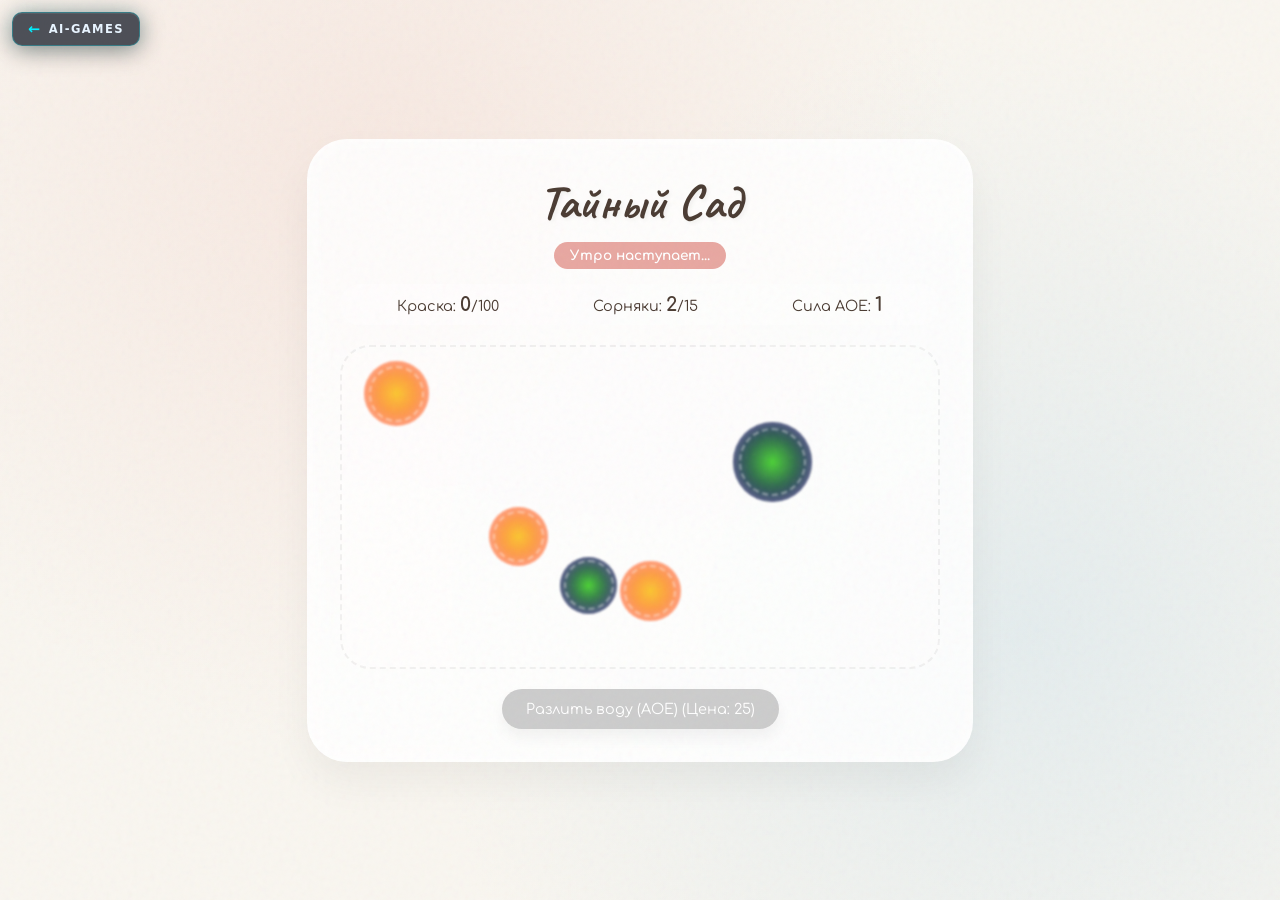
<file: game4.html>
<!DOCTYPE html>
<html lang="ru">
<head>
    <meta charset="UTF-8">
    <meta name="viewport" content="width=device-width, initial-scale=1.0">
    <title>Акварельный Кликер: Тайный Сад</title>
    <style>
        @import url('https://fonts.googleapis.com/css2?family=Caveat:wght@700&family=Comfortaa:wght@500&display=swap');

        :root {
            /* Палитра дня */
            --bg-day: #f9f6f0;
            --paper-day: rgba(255, 255, 255, 0.85);
            --text-day: #4a3b32;
            --accent-day: #e8a7a1;
            
            /* Палитра ночи */
            --bg-night: #2b3a4a;
            --paper-night: rgba(43, 58, 74, 0.85);
            --text-night: #e2e8f0;
            --accent-night: #7c98b3;

            /* Текущие переменные (меняются скриптом) */
            --bg: var(--bg-day);
            --paper: var(--paper-day);
            --text: var(--text-day);
            --accent: var(--accent-day);
        }

        body {
            margin: 0;
            padding: 0;
            font-family: 'Comfortaa', cursive;
            background-color: var(--bg);
            color: var(--text);
            transition: background-color 3s ease, color 3s ease;
            display: flex;
            justify-content: center;
            align-items: center;
            min-height: 100vh;
            overflow: hidden;
            background-image: radial-gradient(circle at 30% 20%, rgba(243,211,202,0.4) 0%, transparent 50%),
                              radial-gradient(circle at 80% 70%, rgba(198,222,234,0.4) 0%, transparent 50%);
        }

        /* Акварельная текстура бумаги */
        body::before {
            content: "";
            position: fixed;
            top: 0; left: 0; width: 100vw; height: 100vh;
            opacity: 0.04;
            pointer-events: none;
            z-index: 999;
            background-image: url("data:image/svg+xml,%3Csvg viewBox='0 0 200 200' xmlns='http://www.w3.org/2000/svg'%3E%3Cfilter id='noiseFilter'%3E%3CfeTurbulence type='fractalNoise' baseFrequency='0.8' numOctaves='3' stitchTiles='stitch'/%3E%3C/filter%3E%3Crect width='100%25' height='100%25' filter='url(%23noiseFilter)'/%3E%3C/svg%3E");
        }

        .game-container {
            width: 90%;
            max-width: 600px;
            background: var(--paper);
            padding: 30px;
            border-radius: 40px;
            box-shadow: 0 20px 40px rgba(0,0,0,0.05), inset 0 0 20px rgba(255,255,255,0.6);
            backdrop-filter: blur(10px);
            border: 3px solid rgba(255, 255, 255, 0.5);
            text-align: center;
            transition: background 3s ease, border-color 3s ease;
            position: relative;
        }

        h1 {
            font-family: 'Caveat', cursive;
            font-size: 3rem;
            margin-top: 0;
            margin-bottom: 10px;
            color: var(--text);
            text-shadow: 2px 2px 4px rgba(0,0,0,0.05);
        }

        .stats-panel {
            display: flex;
            justify-content: space-around;
            margin-bottom: 20px;
            font-size: 0.9rem;
            background: rgba(255,255,255,0.3);
            padding: 10px;
            border-radius: 20px;
        }

        .stat-box span {
            font-weight: bold;
            font-size: 1.2rem;
        }

        /* Игровое поле и кликабельная зона */
        .click-area {
            position: relative;
            height: 320px;
            background: rgba(255,255,255,0.2);
            border-radius: 30px;
            margin: 20px 0;
            overflow: hidden;
            border: 2px dashed rgba(0,0,0,0.05);
            cursor: crosshair;
        }

        /* Акварельные пятна-мишени */
        .target {
            position: absolute;
            border-radius: 50%;
            cursor: pointer;
            transition: opacity 0.5s ease, transform 0.2s;
            display: flex;
            justify-content: center;
            align-items: center;
            box-shadow: inset 0 0 15px rgba(255,255,255,0.5);
            filter: blur(1px);
        }

        .target::after {
            content: '';
            position: absolute;
            width: 80%;
            height: 80%;
            border-radius: 50%;
            border: 2px dashed rgba(255,255,255,0.4);
        }

        /* Стили для разных типов пятен */
        .target.flower {
            background: radial-gradient(circle, #fbc531 0%, #ff7f50 70%, transparent 100%);
        }
        .target.weed {
            background: radial-gradient(circle, #4cd137 0%, #1b1464 80%, transparent 100%);
        }

        /* Механика: Маскировка (размытие и прозрачность) */
        .target.masked {
            opacity: 0.15 !important;
            filter: blur(12px) !important;
        }

        /* Механика: Урон по площади (визуальный круг всплеска) */
        .splash-ring {
            position: absolute;
            border: 4px solid var(--accent);
            border-radius: 50%;
            pointer-events: none;
            animation: splash-expand 0.4s ease-out forwards;
            opacity: 0.6;
            filter: blur(2px);
        }

        @keyframes splash-expand {
            0% { width: 0; height: 0; transform: translate(-50%, -50%); opacity: 0.8; }
            100% { width: 160px; height: 160px; transform: translate(-50%, -50%); opacity: 0; }
        }

        /* Кнопки управления */
        .controls {
            display: flex;
            justify-content: space-around;
            margin-top: 20px;
        }

        .btn {
            font-family: 'Comfortaa', cursive;
            padding: 12px 24px;
            border: none;
            border-radius: 20px;
            background: var(--accent);
            color: white;
            font-size: 0.9rem;
            cursor: pointer;
            transition: transform 0.2s, background 0.3s;
            box-shadow: 0 8px 15px rgba(0,0,0,0.05);
        }

        .btn:hover {
            transform: translateY(-2px);
        }

        .btn:disabled {
            background: #ccc;
            cursor: not-allowed;
            transform: none;
        }

        /* Индикатор Дня/Ночи */
        .cycle-badge {
            display: inline-block;
            padding: 6px 16px;
            border-radius: 15px;
            font-size: 0.85rem;
            font-weight: bold;
            margin-bottom: 15px;
            background: var(--accent);
            color: white;
            transition: background 1s;
        }

        /* Экраны победы/поражения */
        .screen {
            position: absolute;
            top: 0; left: 0; width: 100%; height: 100%;
            background: var(--paper);
            border-radius: 40px;
            display: flex;
            flex-direction: column;
            justify-content: center;
            align-items: center;
            z-index: 10;
            display: none;
        }

        .screen h2 {
            font-family: 'Caveat', cursive;
            font-size: 4rem;
            margin-bottom: 20px;
        }

        /* Всплывающие очки текста */
        .floating-text {
            position: absolute;
            font-family: 'Caveat', cursive;
            font-size: 1.5rem;
            font-weight: bold;
            pointer-events: none;
            animation: floatUp 0.8s ease-out forwards;
        }

        @keyframes floatUp {
            0% { transform: translateY(0) scale(1); opacity: 1; }
            100% { transform: translateY(-40px) scale(1.2); opacity: 0; }
        }
    </style>
    <link rel="stylesheet" href="hub-nav.css">
</head>
<body>
    <a class="hub-nav" href="index.html">AI-GAMES</a>

    <div class="game-container">
        <!-- Экран победы -->
        <div id="win-screen" class="screen">
            <h2 style="color: #4cd137;">Сад Расцвел!</h2>
            <p>Вы очистили холст от сорняков.</p>
            <button class="btn" onclick="resetGame()">Начать заново</button>
        </div>

        <!-- Экран поражения -->
        <div id="lose-screen" class="screen">
            <h2 style="color: #e8a7a1;">Холст Зарос...</h2>
            <p>Сорняки поглотили все чистые краски.</p>
            <button class="btn" onclick="resetGame()">Попробовать снова</button>
        </div>

        <h1>Тайный Сад</h1>
        
        <div id="cycle-indicator" class="cycle-badge">Утро наступает...</div>

        <div class="stats-panel">
            <div class="stat-box">Краска: <span id="score-val">0</span>/100</div>
            <div class="stat-box">Сорняки: <span id="weed-val">0</span>/15</div>
            <div class="stat-box">Сила AOE: <span id="aoe-level">1</span></div>
        </div>

        <!-- Игровая зона кликов -->
        <div class="click-area" id="stage"></div>

        <div class="controls">
            <button class="btn" id="upgrade-aoe" onclick="buyAoe()">Разлить воду (AOE) (Цена: 25)</button>
        </div>
    </div>

    <script>
        // Состояние игры
        let score = 0;
        let weedCount = 0;
        let aoeRadius = 40; // Начальный радиус урона по площади
        let aoeLevel = 1;
        let isNight = false;
        let gameActive = true;
        
        const maxWeeds = 15;
        const winScore = 100;

        const stage = document.getElementById('stage');
        const scoreVal = document.getElementById('score-val');
        const weedVal = document.getElementById('weed-val');
        const aoeLevelVal = document.getElementById('aoe-level');
        const cycleIndicator = document.getElementById('cycle-indicator');
        const upgradeBtn = document.getElementById('upgrade-aoe');

        // Инициализация
        function init() {
            // Спавн начальных объектов
            for(let i=0; i<3; i++) spawnTarget('flower');
            for(let i=0; i<2; i++) spawnTarget('weed');
            
            // Игровые циклы
            setInterval(gameTick, 2000); // Спавн сорняков
            setInterval(toggleDayNight, 12000); // Механика: Цикл день/ночь каждые 12 секунд
            setInterval(updateMasking, 1500); // Механика: Маскировка обновляется динамически
            
            updateUI();
        }

        // Спавн акварельных пятен
        function spawnTarget(type) {
            if (!gameActive) return;

            const target = document.createElement('div');
            target.classList.add('target', type);
            
            // Случайный акварельный размер
            const size = type === 'flower' ? Math.random() * 30 + 40 : Math.random() * 30 + 50;
            target.style.width = `${size}px`;
            target.style.height = `${size}px`;

            // Позиционирование внутри холста
            const posX = Math.random() * (stage.clientWidth - size);
            const posY = Math.random() * (stage.clientHeight - size);
            target.style.left = `${posX}px`;
            target.style.top = `${posY}px`;

            // Уникальный индентификатор здоровья сорняка
            if (type === 'weed') {
                target.dataset.hp = 2;
                weedCount++;
                if (weedCount >= maxWeeds) endGame(false);
            }

            // Клик по конкретной цели
            target.addEventListener('mousedown', (e) => {
                e.stopPropagation(); // Чтобы не срабатывал клик по пустому полю
                handleInteraction(e.clientX, e.clientY, target);
            });

            stage.appendChild(target);
            updateUI();
        }

        // Клик по пустому месту поля (промах или использование AOE)
        stage.addEventListener('mousedown', (e) => {
            if (!gameActive) return;
            handleInteraction(e.clientX, e.clientY, null);
        });

        // Главная функция обработки клика и Механики Урона по площади (AOE)
        function handleInteraction(clientX, clientY, directTarget) {
            const rect = stage.getBoundingClientRect();
            const clickX = clientX - rect.left;
            const clickY = clientY - rect.top;

            // Визуальный эффект всплеска акварели (AOE)
            createSplash(clickX, clickY);

            // Ищем все элементы, попавшие под урон по площади
            const targets = document.querySelectorAll('.target');
            
            targets.forEach(tgt => {
                const tgtRect = tgt.getBoundingClientRect();
                const tgtX = (tgtRect.left + tgtRect.width / 2) - rect.left;
                const tgtY = (tgtRect.top + tgtRect.height / 2) - rect.top;

                // Расстояние от клика до центра пятна
                const distance = Math.hypot(clickX - tgtX, clickY - tgtY);

                // Если цель является прямой или попала в радиус AOE
                if (tgt === directTarget || distance <= aoeRadius) {
                    
                    // ЭФФЕКТ МАСКИРОВКИ: Если объект замаскирован, урон/клик по нему не проходит!
                    if (tgt.classList.contains('masked')) {
                        createFloatingText(tgtX, tgtY, 'Мимо!', '#95a5a6');
                        return; 
                    }

                    if (tgt.classList.contains('flower')) {
                        // Клик по цветку дает очки чистой краски
                        // В ночное время цветы дают в два раза меньше очков (влияние цикла)
                        let points = isNight ? 1 : 2;
                        score += points;
                        createFloatingText(tgtX, tgtY, `+${points}`, '#ff7f50');
                        tgt.remove();
                        spawnTarget('flower');
                    } 
                    else if (tgt.classList.contains('weed')) {
                        // Клик по сорняку уменьшает его здоровье
                        let hp = parseInt(tgt.dataset.hp) - 1;
                        tgt.dataset.hp = hp;

                        if (hp <= 0) {
                            tgt.remove();
                            weedCount--;
                            score += 5; // Награда за уничтожение
                            createFloatingText(tgtX, tgtY, '+5 Сорняк убран!', '#4cd137');
                            // Шанс вырастить новый цветок при уничтожении сорняка
                            if(Math.random() > 0.5) spawnTarget('flower');
                        } else {
                            tgt.style.transform = 'scale(0.8)';
                            createFloatingText(tgtX, tgtY, 'Хит!', '#1b1464');
                        }
                    }
                }
            });

            // Проверка условий победы
            if (score >= winScore) endGame(true);
            updateUI();
        }

        // Создание визуального всплеска
        function createSplash(x, y) {
            const ring = document.createElement('div');
            ring.classList.add('splash-ring');
            ring.style.left = `${x}px`;
            ring.style.top = `${y}px`;
            // Масштабируем визуальный круг под реальный радиус AOE
            ring.style.transform = `translate(-50%, -50%)`;
            stage.appendChild(ring);
            setTimeout(() => ring.remove(), 400);
        }

        // Создание всплывающего текста очков
        function createFloatingText(x, y, text, color) {
            const txt = document.createElement('div');
            txt.classList.add('floating-text');
            txt.innerText = text;
            txt.style.left = `${x}px`;
            txt.style.top = `${y}px`;
            txt.style.color = color;
            stage.appendChild(txt);
            setTimeout(() => txt.remove(), 800);
        }

        // МЕХАНИКА: Маскировка
        // Сорняки и цветы могут случайным образом "сливаться с холстом" (размываться)
        // В ночное время шанс маскировки сорняков значительно выше.
        function updateMasking() {
            if (!gameActive) return;
            const targets = document.querySelectorAll('.target');
            targets.forEach(tgt => {
                const maskChance = tgt.classList.contains('weed') && isNight ? 0.6 : 0.25;
                if (Math.random() < maskChance) {
                    tgt.classList.add('masked');
                } else {
                    tgt.classList.remove('masked');
                }
            });
        }

        // МЕХАНИКА: Цикл День / Ночь
        // Меняет визуал игры и влияет на скорость роста вредных сорняков.
        function toggleDayNight() {
            if (!gameActive) return;
            isNight = !isNight;
            const root = document.documentElement;

            if (isNight) {
                root.style.setProperty('--bg', 'var(--bg-night)');
                root.style.setProperty('--paper', 'var(--paper-night)');
                root.style.setProperty('--text', 'var(--text-night)');
                root.style.setProperty('--accent', 'var(--accent-night)');
                cycleIndicator.innerText = "Ночь опустилась (Сорняки маскируются лучше!)";
                cycleIndicator.style.background = "#34495e";
            } else {
                root.style.setProperty('--bg', 'var(--bg-day)');
                root.style.setProperty('--paper', 'var(--paper-day)');
                root.style.setProperty('--text', 'var(--text-day)');
                root.style.setProperty('--accent', 'var(--accent-day)');
                cycleIndicator.innerText = "Солнечный день (Цветы дают больше красок)";
                cycleIndicator.style.background = "#e8a7a1";
            }
        }

        // Периодическое размножение сорняков (Влияние цикла: Ночью растут быстрее)
        function gameTick() {
            if (!gameActive) return;
            const spawnChance = isNight ? 0.8 : 0.4;
            if (Math.random() < spawnChance) {
                spawnTarget('weed');
            }
        }

        // Прокачка Урона по площади (AOE) за счет очков краски
        function buyAoe() {
            if (score >= 25) {
                score -= 25;
                aoeRadius += 25; // Увеличиваем радиус поражения splash-а
                aoeLevel += 1;
                updateUI();
                
                // Динамическое изменение CSS для отображения обновленного радиуса
                const styleSheet = document.styleSheets[0];
                const keyframes = `@keyframes splash-expand {
                    0% { width: 0; height: 0; transform: translate(-50%, -50%); opacity: 0.8; }
                    100% { width: ${aoeRadius * 2}px; height: ${aoeRadius * 2}px; transform: translate(-50%, -50%); opacity: 0; }
                }`;
                // Перезаписываем анимацию под новый радиус
                for(let i=0; i<styleSheet.cssRules.length; i++) {
                    if(styleSheet.cssRules[i].name === "splash-expand") {
                        styleSheet.deleteRule(i);
                        break;
                    }
                }
                styleSheet.insertRule(keyframes, styleSheet.cssRules.length);
            }
        }

        // Обновление интерфейса
        function updateUI() {
            scoreVal.innerText = score;
            weedVal.innerText = weedCount;
            aoeLevelVal.innerText = aoeLevel;
            upgradeBtn.disabled = score < 25;
        }

        // Завершение игры (Победа / Поражение)
        function endGame(isWin) {
            gameActive = false;
            if (isWin) {
                document.getElementById('win-screen').style.display = 'flex';
            } else {
                document.getElementById('lose-screen').style.display = 'flex';
            }
        }

        // Сброс и перезапуск
        function resetGame() {
            stage.innerHTML = '';
            score = 0;
            weedCount = 0;
            aoeRadius = 40;
            aoeLevel = 1;
            isNight = false;
            gameActive = true;
            
            document.getElementById('win-screen').style.display = 'none';
            document.getElementById('lose-screen').style.display = 'none';
            
            // Сброс цветов темы к дневным
            const root = document.documentElement;
            root.style.setProperty('--bg', 'var(--bg-day)');
            root.style.setProperty('--paper', 'var(--paper-day)');
            root.style.setProperty('--text', 'var(--text-day)');
            root.style.setProperty('--accent', 'var(--accent-day)');
            cycleIndicator.innerText = "Утро наступает...";
            cycleIndicator.style.background = "#e8a7a1";

            init();
        }

        // Старт игры при загрузке
        window.onload = init;
    </script>
</body>
</html>
</file>
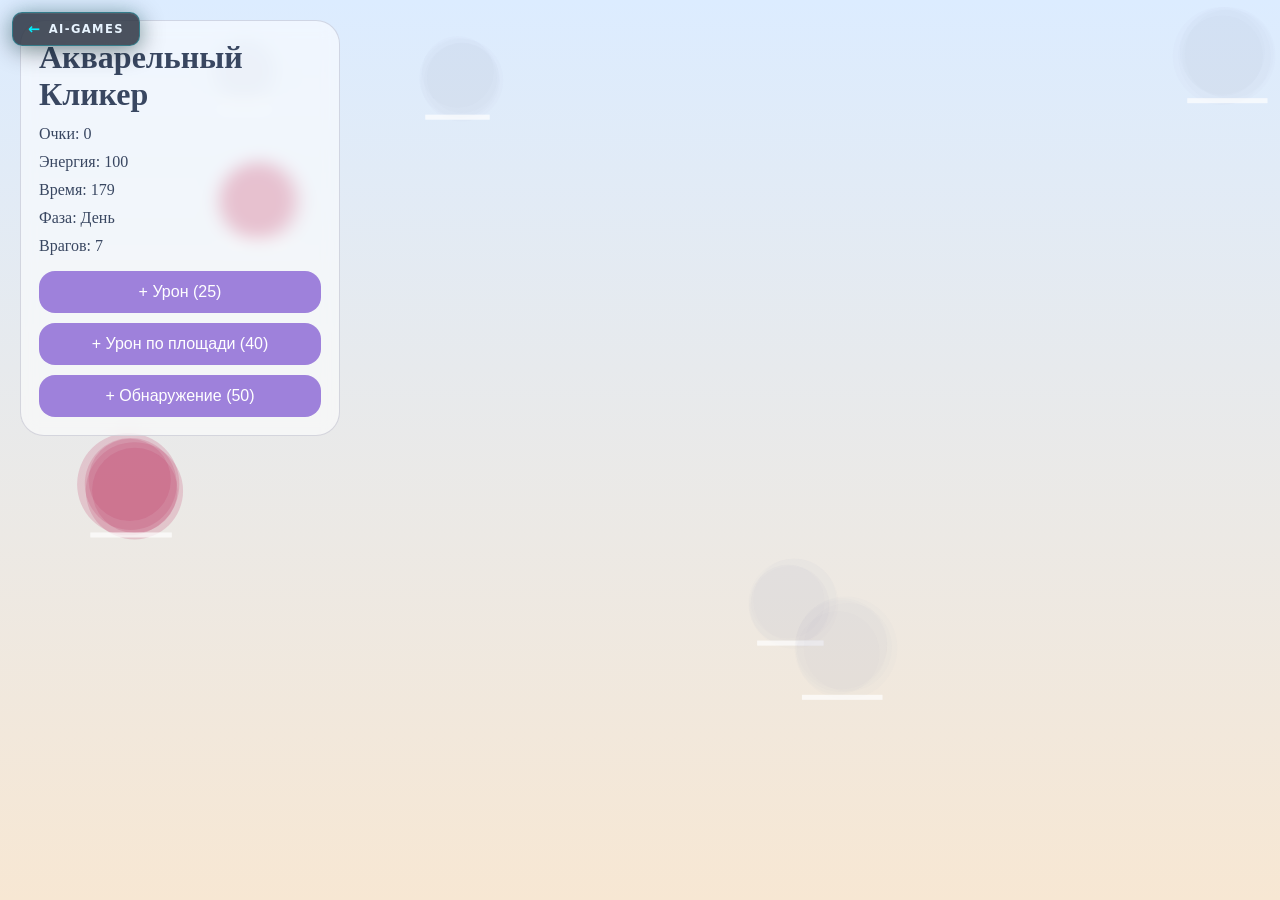
<file: game5.html>
<!DOCTYPE html>
<html lang="ru">
<head>
  <meta charset="UTF-8" />
  <meta name="viewport" content="width=device-width, initial-scale=1.0" />
  <title>Акварельный Кликер</title>

  <style>
    * {
      box-sizing: border-box;
      margin: 0;
      padding: 0;
    }

    body {
      overflow: hidden;
      font-family: Georgia, serif;
      background: radial-gradient(circle at top, #bcd5ff, #f4ead9);
      color: #394761;
    }

    #game {
      width: 100vw;
      height: 100vh;
      position: relative;
    }

    canvas {
      width: 100%;
      height: 100%;
      display: block;
    }

    .ui {
      position: absolute;
      top: 20px;
      left: 20px;
      background: rgba(255,255,255,0.55);
      border: 1px solid rgba(80,80,120,0.2);
      backdrop-filter: blur(8px);
      padding: 18px;
      border-radius: 24px;
      width: 320px;
      z-index: 10;
    }

    .ui h1 {
      font-size: 32px;
      margin-bottom: 12px;
    }

    .stats {
      display: grid;
      gap: 10px;
      margin-bottom: 16px;
    }

    .shop {
      display: grid;
      gap: 10px;
    }

    button {
      border: none;
      padding: 12px;
      border-radius: 16px;
      cursor: pointer;
      font-size: 16px;
      background: rgba(143,109,214,0.85);
      color: white;
      transition: 0.2s;
    }

    button:hover {
      transform: scale(1.03);
    }

    .overlay {
      position: absolute;
      inset: 0;
      display: none;
      align-items: center;
      justify-content: center;
      background: rgba(0,0,0,0.35);
      backdrop-filter: blur(5px);
      z-index: 20;
    }

    .panel {
      background: rgba(255,255,255,0.85);
      padding: 40px;
      border-radius: 32px;
      text-align: center;
      max-width: 520px;
    }

    .panel h2 {
      font-size: 52px;
      margin-bottom: 16px;
    }

    .panel p {
      font-size: 20px;
      line-height: 1.5;
      margin-bottom: 24px;
    }
  </style>
  <link rel="stylesheet" href="hub-nav.css">
</head>
<body>
  <a class="hub-nav" href="index.html">AI-GAMES</a>
  <div id="game">
    <canvas id="canvas"></canvas>

    <div class="ui">
      <h1>Акварельный Кликер</h1>

      <div class="stats">
        <div>Очки: <span id="score">0</span></div>
        <div>Энергия: <span id="energy">100</span></div>
        <div>Время: <span id="time">180</span></div>
        <div>Фаза: <span id="phase">День</span></div>
        <div>Врагов: <span id="enemyCount">0</span></div>
      </div>

      <div class="shop">
        <button onclick="buyDamage()">+ Урон (25)</button>
        <button onclick="buyAOE()">+ Урон по площади (40)</button>
        <button onclick="buyVision()">+ Обнаружение (50)</button>
      </div>
    </div>

    <div class="overlay" id="overlay">
      <div class="panel">
        <h2 id="endTitle"></h2>
        <p id="endText"></p>
        <button onclick="restart()">Играть снова</button>
      </div>
    </div>
  </div>

  <script>
    const canvas = document.getElementById('canvas');
    const ctx = canvas.getContext('2d');

    function resize() {
      canvas.width = window.innerWidth;
      canvas.height = window.innerHeight;
    }

    resize();
    window.addEventListener('resize', resize);

    const scoreEl = document.getElementById('score');
    const energyEl = document.getElementById('energy');
    const timeEl = document.getElementById('time');
    const phaseEl = document.getElementById('phase');
    const enemyCountEl = document.getElementById('enemyCount');

    let score = 0;
    let energy = 100;
    let timeLeft = 180;

    let damage = 5;
    let aoe = 90;
    let vision = 0;

    let enemies = [];
    let particles = [];

    let gameOver = false;
    let tick = 0;

    function isNight() {
      return Math.floor(tick / 16) % 2 === 1;
    }

    function spawnEnemy() {
      enemies.push({
        x: Math.random() * canvas.width,
        y: Math.random() * canvas.height,
        hp: isNight() ? 50 : 34,
        maxHp: isNight() ? 50 : 34,
        r: 25 + Math.random() * 16,
        hidden: Math.random() < (isNight() ? 0.72 : 0.35),
        vx: (Math.random() - 0.5) * (isNight() ? 1.2 : 0.6),
        vy: (Math.random() - 0.5) * (isNight() ? 1.2 : 0.6)
      });
    }

    for (let i = 0; i < 6; i++) spawnEnemy();

    canvas.addEventListener('click', e => {
      if (gameOver) return;
      if (energy < 8) return;

      energy -= 8;

      const mx = e.clientX;
      const my = e.clientY;

      particles.push({ x: mx, y: my, life: 30 });

      enemies.forEach(enemy => {
        const dx = enemy.x - mx;
        const dy = enemy.y - my;
        const dist = Math.sqrt(dx * dx + dy * dy);

        const visible = !enemy.hidden || vision >= 2;

        if (!visible) return;

        if (dist < aoe) {
          enemy.hp -= damage;
        }
      });

      enemies = enemies.filter(enemy => {
        if (enemy.hp <= 0) {
          score += 12;
          return false;
        }
        return true;
      });
    });

    function buyDamage() {
      if (score >= 25) {
        score -= 25;
        damage += 2;
      }
    }

    function buyAOE() {
      if (score >= 40) {
        score -= 40;
        aoe += 25;
      }
    }

    function buyVision() {
      if (score >= 50 && vision < 2) {
        score -= 50;
        vision++;
      }
    }

    function endGame(win) {
      gameOver = true;

      const overlay = document.getElementById('overlay');
      const title = document.getElementById('endTitle');
      const text = document.getElementById('endText');

      overlay.style.display = 'flex';

      if (win) {
        title.textContent = 'Победа';
        text.textContent = 'Вы пережили акварельный цикл дня и ночи.';
      } else {
        title.textContent = 'Поражение';
        text.textContent = 'Скрытые сущности захватили картину мира.';
      }
    }

    function restart() {
      location.reload();
    }

    function update() {
      if (gameOver) return;

      tick += 0.01;

      if (Math.random() < (isNight() ? 0.04 : 0.02)) {
        spawnEnemy();
      }

      enemies.forEach(enemy => {
        enemy.x += enemy.vx;
        enemy.y += enemy.vy;

        if (enemy.x < 0 || enemy.x > canvas.width) enemy.vx *= -1;
        if (enemy.y < 0 || enemy.y > canvas.height) enemy.vy *= -1;
      });

      particles.forEach(p => p.life--);
      particles = particles.filter(p => p.life > 0);

      energy = Math.min(100, energy + 0.05);

      scoreEl.textContent = Math.floor(score);
      energyEl.textContent = Math.floor(energy);
      phaseEl.textContent = isNight() ? 'Ночь' : 'День';
      enemyCountEl.textContent = enemies.length;

      if (enemies.length > 18) {
        endGame(false);
      }
    }

    setInterval(() => {
      if (gameOver) return;

      timeLeft--;
      timeEl.textContent = timeLeft;

      if (timeLeft <= 0) {
        endGame(true);
      }
    }, 1000);

    function drawWatercolorBlob(x, y, r, color, alpha) {
      for (let i = 0; i < 5; i++) {
        ctx.beginPath();
        ctx.fillStyle = color;
        ctx.globalAlpha = alpha;

        const offset = r * 0.3;

        ctx.arc(
          x + (Math.random() - 0.5) * offset,
          y + (Math.random() - 0.5) * offset,
          r + Math.random() * 12,
          0,
          Math.PI * 2
        );

        ctx.fill();
      }

      ctx.globalAlpha = 1;
    }

    function render() {
      ctx.clearRect(0, 0, canvas.width, canvas.height);

      const gradient = ctx.createLinearGradient(0, 0, 0, canvas.height);

      if (isNight()) {
        gradient.addColorStop(0, '#30405f');
        gradient.addColorStop(1, '#151b2c');
      } else {
        gradient.addColorStop(0, '#dcecff');
        gradient.addColorStop(1, '#f7e7d3');
      }

      ctx.fillStyle = gradient;
      ctx.fillRect(0, 0, canvas.width, canvas.height);

      enemies.forEach(enemy => {
        const visible = !enemy.hidden || vision >= 2;

        drawWatercolorBlob(
          enemy.x,
          enemy.y,
          enemy.r,
          visible
            ? 'rgba(190,70,110,0.55)'
            : 'rgba(120,130,150,0.18)',
          visible ? 0.4 : 0.12
        );

        ctx.fillStyle = 'rgba(255,255,255,0.7)';
        ctx.fillRect(
          enemy.x - enemy.r,
          enemy.y + enemy.r + 6,
          (enemy.hp / enemy.maxHp) * enemy.r * 2,
          5
        );
      });

      particles.forEach(p => {
        drawWatercolorBlob(
          p.x,
          p.y,
          30 - p.life,
          'rgba(120,90,220,0.4)',
          p.life / 30
        );
      });

      update();

      requestAnimationFrame(render);
    }

    render();
  </script>
</body>
</html>
</file>
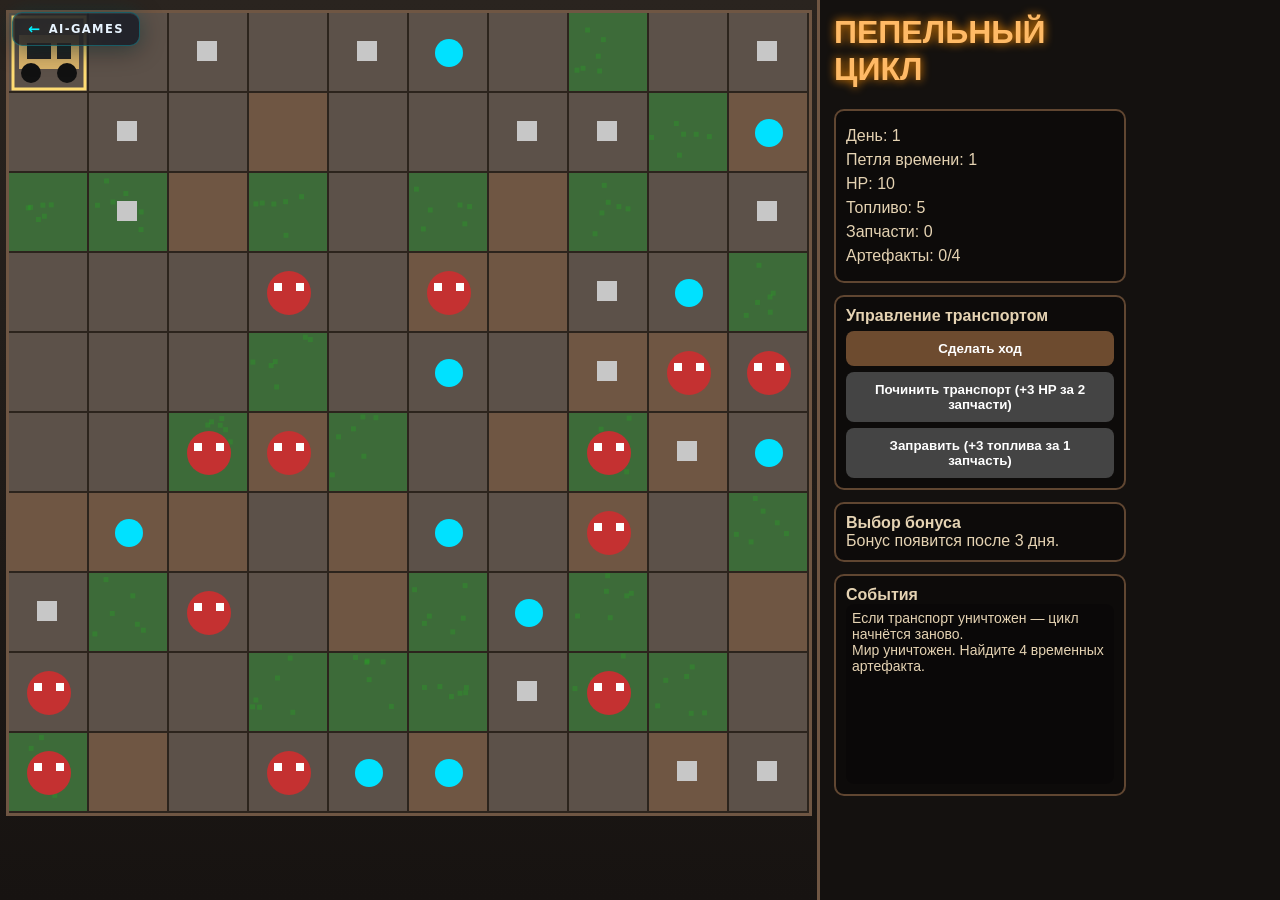
<file: game6.html>
<!DOCTYPE html>
<html lang="ru">
<head>
<meta charset="UTF-8" />
<meta name="viewport" content="width=device-width, initial-scale=1.0" />
<title>Пепельный Цикл</title>
<style>
  * { box-sizing: border-box; }
  body {
    margin: 0;
    background: #14110f;
    color: #e5d3b3;
    font-family: Arial, sans-serif;
    overflow: hidden;
  }

  #game {
    display: grid;
    grid-template-columns: 820px 320px;
    height: 100vh;
  }

  #leftPanel {
    position: relative;
    background: linear-gradient(#2a241f, #171311);
    border-right: 3px solid #6f5643;
  }

  canvas {
    display: block;
    margin: 10px auto;
    border: 3px solid #6f5643;
    background: #2c241d;
    image-rendering: pixelated;
  }

  #ui {
    padding: 14px;
    overflow-y: auto;
  }

  h1 {
    margin-top: 0;
    color: #ffba66;
    text-shadow: 0 0 10px #ff8f00;
  }

  .panel {
    background: rgba(0,0,0,0.35);
    border: 2px solid #604631;
    border-radius: 10px;
    padding: 10px;
    margin-bottom: 12px;
  }

  button {
    width: 100%;
    margin-top: 6px;
    padding: 10px;
    border: none;
    border-radius: 8px;
    background: #6d4b2f;
    color: white;
    font-weight: bold;
    cursor: pointer;
    transition: 0.15s;
  }

  button:hover {
    background: #8d633f;
    transform: scale(1.02);
  }

  button:disabled {
    background: #444;
    cursor: not-allowed;
    transform: none;
  }

  .stat {
    margin: 6px 0;
  }

  .log {
    height: 180px;
    overflow-y: auto;
    font-size: 14px;
    background: rgba(0,0,0,0.25);
    padding: 6px;
    border-radius: 8px;
  }

  .bonusBtn {
    background: #3f5c30;
  }

  .danger {
    color: #ff7272;
  }

  .victory {
    color: #9dff7d;
  }
</style>
<link rel="stylesheet" href="hub-nav.css">
</head>
<body>
<a class="hub-nav" href="index.html">AI-GAMES</a>
<div id="game">
  <div id="leftPanel">
    <canvas id="canvas" width="800" height="800"></canvas>
  </div>

  <div id="ui">
    <h1>ПЕПЕЛЬНЫЙ ЦИКЛ</h1>

    <div class="panel">
      <div class="stat">День: <span id="turn">1</span></div>
      <div class="stat">Петля времени: <span id="loop">1</span></div>
      <div class="stat">HP: <span id="hp">10</span></div>
      <div class="stat">Топливо: <span id="fuel">5</span></div>
      <div class="stat">Запчасти: <span id="parts">0</span></div>
      <div class="stat">Артефакты: <span id="artifacts">0</span>/4</div>
    </div>

    <div class="panel">
      <strong>Управление транспортом</strong>
      <button id="moveBtn">Сделать ход</button>
      <button id="repairBtn">Починить транспорт (+3 HP за 2 запчасти)</button>
      <button id="refuelBtn">Заправить (+3 топлива за 1 запчасть)</button>
    </div>

    <div class="panel">
      <strong>Выбор бонуса</strong>
      <div id="bonusArea">Бонус появится после 3 дня.</div>
    </div>

    <div class="panel">
      <strong>События</strong>
      <div class="log" id="log"></div>
    </div>
  </div>
</div>

<script>
const canvas = document.getElementById('canvas');
const ctx = canvas.getContext('2d');

const TILE = 80;
const SIZE = 10;

const terrainColors = {
  ash: '#5c5149',
  toxic: '#3d6b39',
  ruin: '#6f5643',
  metal: '#818181'
};

const state = {
  turn: 1,
  loop: 1,
  hp: 10,
  fuel: 5,
  parts: 0,
  artifacts: 0,
  damageBoost: 0,
  fuelEfficiency: 0,
  reveal: false,
  gameOver: false,
  map: [],
  enemies: [],
  player: { x: 0, y: 0 },
  loopMemory: {
    bonusPermanent: false,
    discoveredArtifacts: 0
  }
};

function rand(arr) {
  return arr[Math.floor(Math.random() * arr.length)];
}

function generateMap() {
  state.map = [];
  state.enemies = [];

  for (let y = 0; y < SIZE; y++) {
    let row = [];

    for (let x = 0; x < SIZE; x++) {
      let type = rand(['ash','ash','ash','ruin','toxic']);
      row.push({
        type,
        artifact: Math.random() < 0.08,
        parts: Math.random() < 0.12,
        visited: false
      });

      if (Math.random() < 0.12 && !(x === 0 && y === 0)) {
        state.enemies.push({
          x,
          y,
          hp: 2 + state.loop,
          attack: 1 + Math.floor(state.loop / 2)
        });
      }
    }

    state.map.push(row);
  }

  for (let i = 0; i < 4; i++) {
    let ax = Math.floor(Math.random() * SIZE);
    let ay = Math.floor(Math.random() * SIZE);
    state.map[ay][ax].artifact = true;
  }

  state.player = { x: 0, y: 0 };
}

function log(text) {
  const el = document.getElementById('log');
  el.innerHTML = text + '<br>' + el.innerHTML;
}

function updateUI() {
  document.getElementById('turn').textContent = state.turn;
  document.getElementById('loop').textContent = state.loop;
  document.getElementById('hp').textContent = state.hp;
  document.getElementById('fuel').textContent = state.fuel;
  document.getElementById('parts').textContent = state.parts;
  document.getElementById('artifacts').textContent = state.artifacts;

  document.getElementById('repairBtn').disabled = state.parts < 2;
  document.getElementById('refuelBtn').disabled = state.parts < 1;
}

function draw() {
  ctx.clearRect(0,0,800,800);

  for (let y = 0; y < SIZE; y++) {
    for (let x = 0; x < SIZE; x++) {
      const tile = state.map[y][x];

      ctx.fillStyle = terrainColors[tile.type];
      ctx.fillRect(x*TILE, y*TILE, TILE-2, TILE-2);

      if (tile.parts) {
        ctx.fillStyle = '#c7c7c7';
        ctx.fillRect(x*TILE+28, y*TILE+28, 20, 20);
      }

      if (tile.artifact) {
        ctx.fillStyle = '#00e1ff';
        ctx.beginPath();
        ctx.arc(x*TILE+40, y*TILE+40, 14, 0, Math.PI*2);
        ctx.fill();
      }

      if (tile.type === 'toxic') {
        ctx.fillStyle = 'rgba(0,255,0,0.12)';
        for(let i=0;i<6;i++){
          ctx.fillRect(x*TILE + Math.random()*60, y*TILE + Math.random()*60, 5,5);
        }
      }
    }
  }

  for (const e of state.enemies) {
    ctx.fillStyle = '#c43131';
    ctx.beginPath();
    ctx.arc(e.x*TILE+40, e.y*TILE+40, 22, 0, Math.PI*2);
    ctx.fill();

    ctx.fillStyle = '#fff';
    ctx.fillRect(e.x*TILE+25, e.y*TILE+30, 8,8);
    ctx.fillRect(e.x*TILE+47, e.y*TILE+30, 8,8);
  }

  const px = state.player.x*TILE;
  const py = state.player.y*TILE;

  ctx.fillStyle = '#d9b36a';
  ctx.fillRect(px+10, py+22, 60, 34);

  ctx.fillStyle = '#222';
  ctx.fillRect(px+18, py+30, 24, 16);
  ctx.fillRect(px+48, py+30, 14, 16);

  ctx.fillStyle = '#111';
  ctx.beginPath();
  ctx.arc(px+22, py+60, 10, 0, Math.PI*2);
  ctx.fill();

  ctx.beginPath();
  ctx.arc(px+58, py+60, 10, 0, Math.PI*2);
  ctx.fill();

  ctx.strokeStyle = '#ffdc73';
  ctx.lineWidth = 3;
  ctx.strokeRect(px+4, py+4, 72,72);
}

function enemyAt(x,y) {
  return state.enemies.find(e => e.x === x && e.y === y);
}

function combat(enemy) {
  enemy.hp -= 1 + state.damageBoost;
  log('Бой с рейдером!');

  if (enemy.hp <= 0) {
    state.enemies = state.enemies.filter(e => e !== enemy);
    state.parts += 1;
    log('Рейдер уничтожен. Получена запчасть.');
    return;
  }

  state.hp -= enemy.attack;
  log('Транспорт повреждён!');
}

function checkTile() {
  const tile = state.map[state.player.y][state.player.x];

  if (tile.parts) {
    tile.parts = false;
    state.parts += 1;
    log('Найдены запчасти.');
  }

  if (tile.artifact) {
    tile.artifact = false;
    state.artifacts += 1;
    state.loopMemory.discoveredArtifacts++;
    log('Найден временной артефакт.');

    if (state.artifacts >= 4) {
      victory();
    }
  }

  if (tile.type === 'toxic') {
    state.hp -= 1;
    log('Токсичная зона нанесла урон.');
  }

  const enemy = enemyAt(state.player.x, state.player.y);
  if (enemy) combat(enemy);

  if (state.hp <= 0 || state.fuel <= 0) {
    triggerTimeLoop();
  }
}

function victory() {
  state.gameOver = true;
  log('<span class="victory">Вы собрали все артефакты и разорвали цикл.</span>');
  alert('ПОБЕДА! Цикл времени разрушен.');
}

function triggerTimeLoop() {
  log('<span class="danger">Временная петля активирована.</span>');

  state.loop++;
  state.turn = 1;
  state.hp = 10 + (state.loopMemory.bonusPermanent ? 2 : 0);
  state.fuel = 5;
  state.parts = 0;
  state.artifacts = Math.max(0, state.loopMemory.discoveredArtifacts - 1);

  generateMap();
  updateUI();
  draw();

  alert('Петля времени перезапустила мир. Часть знаний сохранена.');
}

function giveBonusChoices() {
  const area = document.getElementById('bonusArea');
  area.innerHTML = '';

  const bonuses = [
    {
      title: 'Бронированный кузов',
      effect: () => {
        state.hp += 3;
        state.loopMemory.bonusPermanent = true;
      }
    },
    {
      title: 'Экономия топлива',
      effect: () => state.fuelEfficiency = 1
    },
    {
      title: 'Усиленное оружие',
      effect: () => state.damageBoost = 1
    }
  ];

  bonuses.forEach(b => {
    const btn = document.createElement('button');
    btn.className = 'bonusBtn';
    btn.textContent = b.title;

    btn.onclick = () => {
      b.effect();
      area.innerHTML = 'Бонус выбран: ' + b.title;
      log('Получен бонус: ' + b.title);
      updateUI();
    };

    area.appendChild(btn);
  });
}

function nextTurn() {
  if (state.gameOver) return;

  const dirs = [
    [1,0],[-1,0],[0,1],[0,-1]
  ];

  const valid = dirs.filter(d => {
    const nx = state.player.x + d[0];
    const ny = state.player.y + d[1];
    return nx >=0 && ny >=0 && nx < SIZE && ny < SIZE;
  });

  const move = rand(valid);

  state.player.x += move[0];
  state.player.y += move[1];

  state.turn++;
  state.fuel -= state.fuelEfficiency ? 0 : 1;

  if (state.turn === 3) {
    giveBonusChoices();
  }

  checkTile();
  updateUI();
  draw();
}

canvas.addEventListener('click', e => {
  if (state.gameOver) return;

  const rect = canvas.getBoundingClientRect();
  const x = Math.floor((e.clientX - rect.left) / TILE);
  const y = Math.floor((e.clientY - rect.top) / TILE);

  const dx = Math.abs(x - state.player.x);
  const dy = Math.abs(y - state.player.y);

  if (dx + dy !== 1) return;
  if (state.fuel <= 0) return;

  state.player.x = x;
  state.player.y = y;

  state.turn++;
  state.fuel -= state.fuelEfficiency ? 0 : 1;

  if (state.turn === 3) {
    giveBonusChoices();
  }

  checkTile();
  updateUI();
  draw();
});


document.getElementById('moveBtn').onclick = nextTurn;

document.getElementById('repairBtn').onclick = () => {
  state.parts -= 2;
  state.hp += 3;
  log('Транспорт отремонтирован.');
  updateUI();
};

document.getElementById('refuelBtn').onclick = () => {
  state.parts -= 1;
  state.fuel += 3;
  log('Транспорт заправлен.');
  updateUI();
};

function start() {
  generateMap();
  updateUI();
  draw();

  log('Мир уничтожен. Найдите 4 временных артефакта.');
  log('Если транспорт уничтожен — цикл начнётся заново.');
}

start();
</script>
</body>
</html>
</file>
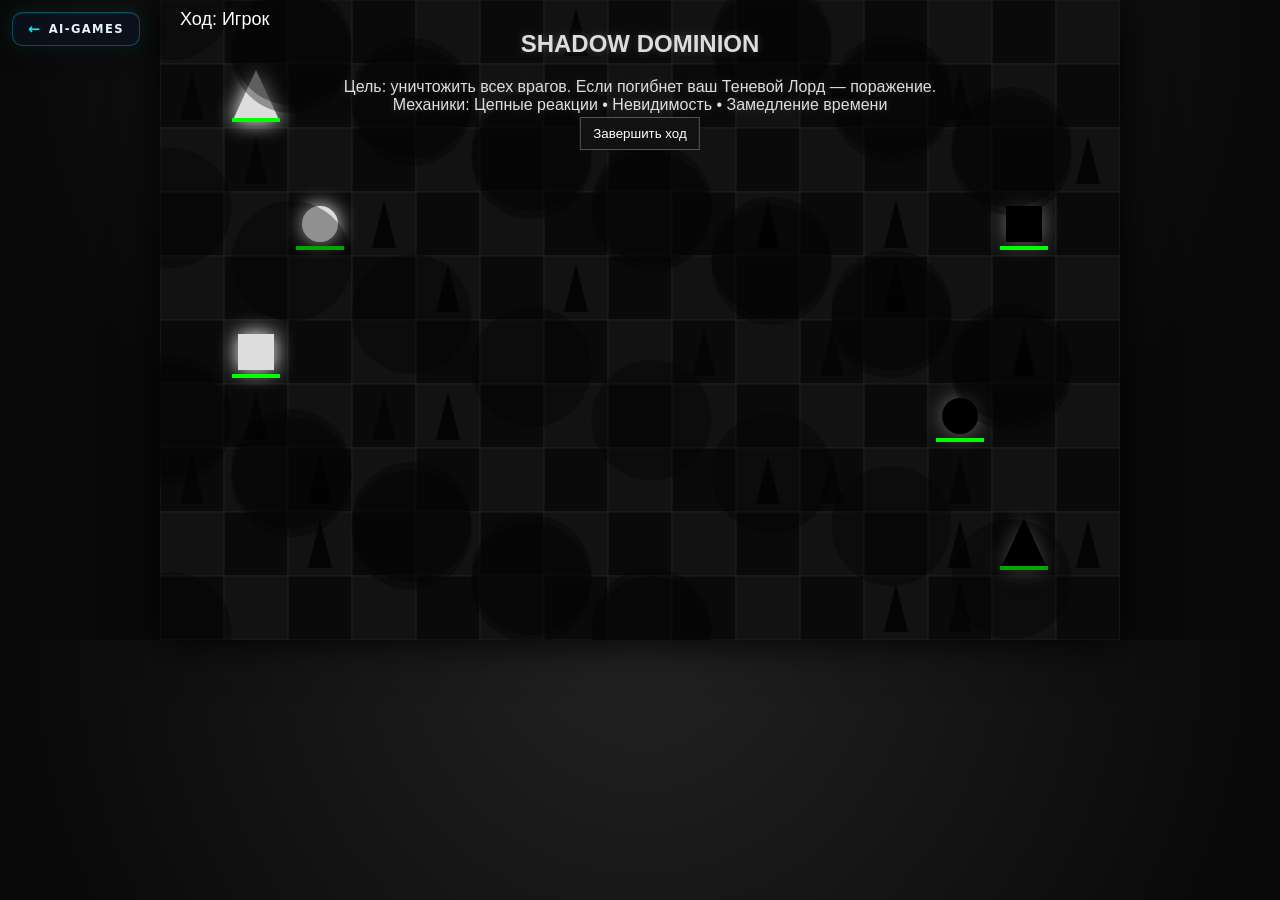
<file: game7.html>
<!DOCTYPE html>
<html lang="ru">
<head>
<meta charset="UTF-8" />
<meta name="viewport" content="width=device-width, initial-scale=1.0" />
<title>Shadow Dominion</title>
<style>
body {
  margin: 0;
  background: radial-gradient(circle at top, #222 0%, #090909 70%);
  overflow: hidden;
  font-family: Arial, sans-serif;
  color: white;
}
canvas {
  display: block;
  margin: auto;
  background: linear-gradient(#111, #050505);
  box-shadow: 0 0 40px #000;
}
#ui {
  position: absolute;
  top: 10px;
  left: 50%;
  transform: translateX(-50%);
  text-align: center;
  color: #ddd;
  text-shadow: 0 0 8px #fff3;
}
button {
  background: #111;
  color: white;
  border: 1px solid #555;
  padding: 8px 12px;
  margin: 3px;
  cursor: pointer;
}
button:hover {
  background: #222;
}
</style>
  <link rel="stylesheet" href="hub-nav.css">
</head>
<body>
<a class="hub-nav" href="index.html">AI-GAMES</a>
<div id="ui">
  <h2>SHADOW DOMINION</h2>
  <div>
    Цель: уничтожить всех врагов. Если погибнет ваш Теневой Лорд — поражение.
  </div>
  <div>
    Механики: Цепные реакции • Невидимость • Замедление времени
  </div>
  <button onclick="endTurn()">Завершить ход</button>
  <div id="status"></div>
</div>
<canvas id="game" width="960" height="640"></canvas>

<script>
const canvas = document.getElementById('game');
const ctx = canvas.getContext('2d');

const TILE = 64;
const COLS = 15;
const ROWS = 10;

let currentTeam = 'player';
let selected = null;
let gameOver = false;
let particles = [];
let slowTime = false;
let slowTimer = 0;

const map = [];
for (let y=0;y<ROWS;y++) {
  map[y] = [];
  for (let x=0;x<COLS;x++) {
    map[y][x] = Math.random() > 0.82 ? 1 : 0;
  }
}

class Unit {
  constructor(x,y,team,type) {
    this.x=x;
    this.y=y;
    this.team=team;
    this.type=type;
    this.hp=100;
    this.moved=false;
    this.visible=true;
    this.invisibleTurns=0;
    this.cooldown=0;
  }

  draw() {
    let px=this.x*TILE+TILE/2;
    let py=this.y*TILE+TILE/2;

    ctx.save();

    if(this.invisibleTurns>0){
      ctx.globalAlpha = 0.18;
    }

    if(this.team==='player'){
      ctx.fillStyle='#ddd';
      ctx.shadowColor='#fff';
    } else {
      ctx.fillStyle='#000';
      ctx.shadowColor='#666';
    }

    ctx.shadowBlur=20;

    ctx.beginPath();

    if(this.type==='lord'){
      ctx.moveTo(px,py-26);
      ctx.lineTo(px+24,py+26);
      ctx.lineTo(px-24,py+26);
    }
    else if(this.type==='assassin'){
      ctx.arc(px,py,18,0,Math.PI*2);
    }
    else {
      ctx.rect(px-18,py-18,36,36);
    }

    ctx.fill();

    ctx.restore();

    if(selected===this){
      ctx.strokeStyle='white';
      ctx.lineWidth=2;
      ctx.strokeRect(this.x*TILE+6,this.y*TILE+6,TILE-12,TILE-12);
    }

    ctx.fillStyle='red';
    ctx.fillRect(this.x*TILE+8,this.y*TILE+54,48,4);
    ctx.fillStyle='lime';
    ctx.fillRect(this.x*TILE+8,this.y*TILE+54,48*(this.hp/100),4);
  }
}

const units = [
  new Unit(1,1,'player','lord'),
  new Unit(2,3,'player','assassin'),
  new Unit(1,5,'player','mage'),

  new Unit(13,8,'enemy','lord'),
  new Unit(12,6,'enemy','assassin'),
  new Unit(13,3,'enemy','mage')
];

function drawMap(){
  for(let y=0;y<ROWS;y++){
    for(let x=0;x<COLS;x++){
      let px=x*TILE;
      let py=y*TILE;

      ctx.fillStyle=(x+y)%2===0?'#121212':'#0a0a0a';
      ctx.fillRect(px,py,TILE,TILE);

      ctx.strokeStyle='#1e1e1e';
      ctx.strokeRect(px,py,TILE,TILE);

      if(map[y][x]===1){
        ctx.fillStyle='#050505';
        ctx.beginPath();
        ctx.moveTo(px+20,py+56);
        ctx.lineTo(px+32,py+8);
        ctx.lineTo(px+44,py+56);
        ctx.fill();
      }
    }
  }
}

function drawParticles(){
  particles.forEach(p=>{
    ctx.globalAlpha=p.life/100;
    ctx.fillStyle=p.color;
    ctx.beginPath();
    ctx.arc(p.x,p.y,p.r,0,Math.PI*2);
    ctx.fill();
    p.x+=p.vx;
    p.y+=p.vy;
    p.life--;
  });
  ctx.globalAlpha=1;
  particles=particles.filter(p=>p.life>0);
}

function explosion(x,y,color){
  for(let i=0;i<30;i++){
    particles.push({
      x:x,
      y:y,
      vx:(Math.random()-0.5)*5,
      vy:(Math.random()-0.5)*5,
      r:Math.random()*4+1,
      color,
      life:100
    });
  }
}

function getUnit(x,y){
  return units.find(u=>u.x===x&&u.y===y&&u.hp>0);
}

function distance(a,b){
  return Math.abs(a.x-b.x)+Math.abs(a.y-b.y);
}

canvas.addEventListener('click',e=>{
  if(gameOver)return;

  const rect=canvas.getBoundingClientRect();
  const x=Math.floor((e.clientX-rect.left)/TILE);
  const y=Math.floor((e.clientY-rect.top)/TILE);

  const clicked=getUnit(x,y);

  if(clicked && clicked.team===currentTeam){
    selected=clicked;
    return;
  }

  if(selected){
    let dx=Math.abs(selected.x-x);
    let dy=Math.abs(selected.y-y);

    if(dx+dy<=2 && !getUnit(x,y)){
      selected.x=x;
      selected.y=y;
      selected.moved=true;
    }

    let enemy=getUnit(x,y);
    if(enemy && enemy.team!==selected.team){
      attack(selected,enemy);
    }
  }
});

function attack(attacker,target){
  if(distance(attacker,target)>3)return;

  let dmg=25;

  if(attacker.type==='mage'){
    dmg=20;
    chainReaction(target.x,target.y);
  }

  if(attacker.type==='assassin'){
    attacker.invisibleTurns=2;
  }

  if(attacker.type==='lord' && attacker.cooldown===0){
    slowTime=true;
    slowTimer=2;
    attacker.cooldown=4;
  }

  target.hp-=dmg;

  explosion(target.x*TILE+32,target.y*TILE+32,'white');

  if(target.hp<=0){
    explosion(target.x*TILE+32,target.y*TILE+32,'#777');
  }

  selected=null;
  checkGame();
}

function chainReaction(x,y){
  const dirs=[[1,0],[-1,0],[0,1],[0,-1]];

  dirs.forEach(d=>{
    let u=getUnit(x+d[0],y+d[1]);
    if(u){
      u.hp-=15;
      explosion(u.x*TILE+32,u.y*TILE+32,'#999');

      dirs.forEach(dd=>{
        let uu=getUnit(u.x+dd[0],u.y+dd[1]);
        if(uu && uu!==u){
          uu.hp-=8;
          explosion(uu.x*TILE+32,uu.y*TILE+32,'#444');
        }
      });
    }
  });
}

function endTurn(){
  if(gameOver)return;

  units.forEach(u=>{
    u.moved=false;

    if(u.invisibleTurns>0){
      u.invisibleTurns--;
    }

    if(u.cooldown>0){
      u.cooldown--;
    }
  });

  if(currentTeam==='player'){
    currentTeam='enemy';
    enemyTurn();
  } else {
    currentTeam='player';
  }

  if(slowTime){
    slowTimer--;
    if(slowTimer<=0){
      slowTime=false;
    }
  }
}

function enemyTurn(){
  let speed = slowTime ? 900 : 250;

  let enemies=units.filter(u=>u.team==='enemy'&&u.hp>0);
  let i=0;

  function step(){
    if(i>=enemies.length){
      currentTeam='player';
      checkGame();
      return;
    }

    let e=enemies[i];

    let targets=units.filter(u=>u.team==='player'&&u.hp>0&&u.invisibleTurns===0);

    if(targets.length===0){
      targets=units.filter(u=>u.team==='player'&&u.hp>0);
    }

    let t=targets.sort((a,b)=>distance(e,a)-distance(e,b))[0];

    if(distance(e,t)<=3){
      attack(e,t);
    } else {
      if(e.x<t.x)e.x--;
      else if(e.x>t.x)e.x++;

      if(e.y<t.y)e.y++;
      else if(e.y>t.y)e.y--;
    }

    i++;
    setTimeout(step,speed);
  }

  step();
}

function checkGame(){
  for(let i=units.length-1;i>=0;i--){
    if(units[i].hp<=0){
      units.splice(i,1);
    }
  }

  const playerLord=units.find(u=>u.team==='player'&&u.type==='lord');
  const enemyLord=units.find(u=>u.team==='enemy'&&u.type==='lord');

  if(!playerLord){
    gameOver=true;
    document.getElementById('status').innerHTML='<h1>ПОРАЖЕНИЕ</h1>';
  }

  if(!enemyLord){
    gameOver=true;
    document.getElementById('status').innerHTML='<h1>ПОБЕДА</h1>';
  }
}

function drawFog(){
  ctx.fillStyle='rgba(0,0,0,0.35)';
  for(let i=0;i<40;i++){
    ctx.beginPath();
    ctx.arc(
      (i*120+performance.now()*0.01)%canvas.width,
      (i*53)%canvas.height,
      60,
      0,
      Math.PI*2
    );
    ctx.fill();
  }
}

function gameLoop(){
  ctx.clearRect(0,0,canvas.width,canvas.height);

  drawMap();

  units.forEach(u=>u.draw());

  drawParticles();

  drawFog();

  ctx.fillStyle='white';
  ctx.font='18px Arial';

  ctx.fillText('Ход: '+(currentTeam==='player'?'Игрок':'Тени'),20,25);

  if(slowTime){
    ctx.fillStyle='#aaa';
    ctx.fillText('Замедление времени активно',20,50);
  }

  requestAnimationFrame(gameLoop);
}

gameLoop();
</script>
</body>
</html>
</file>
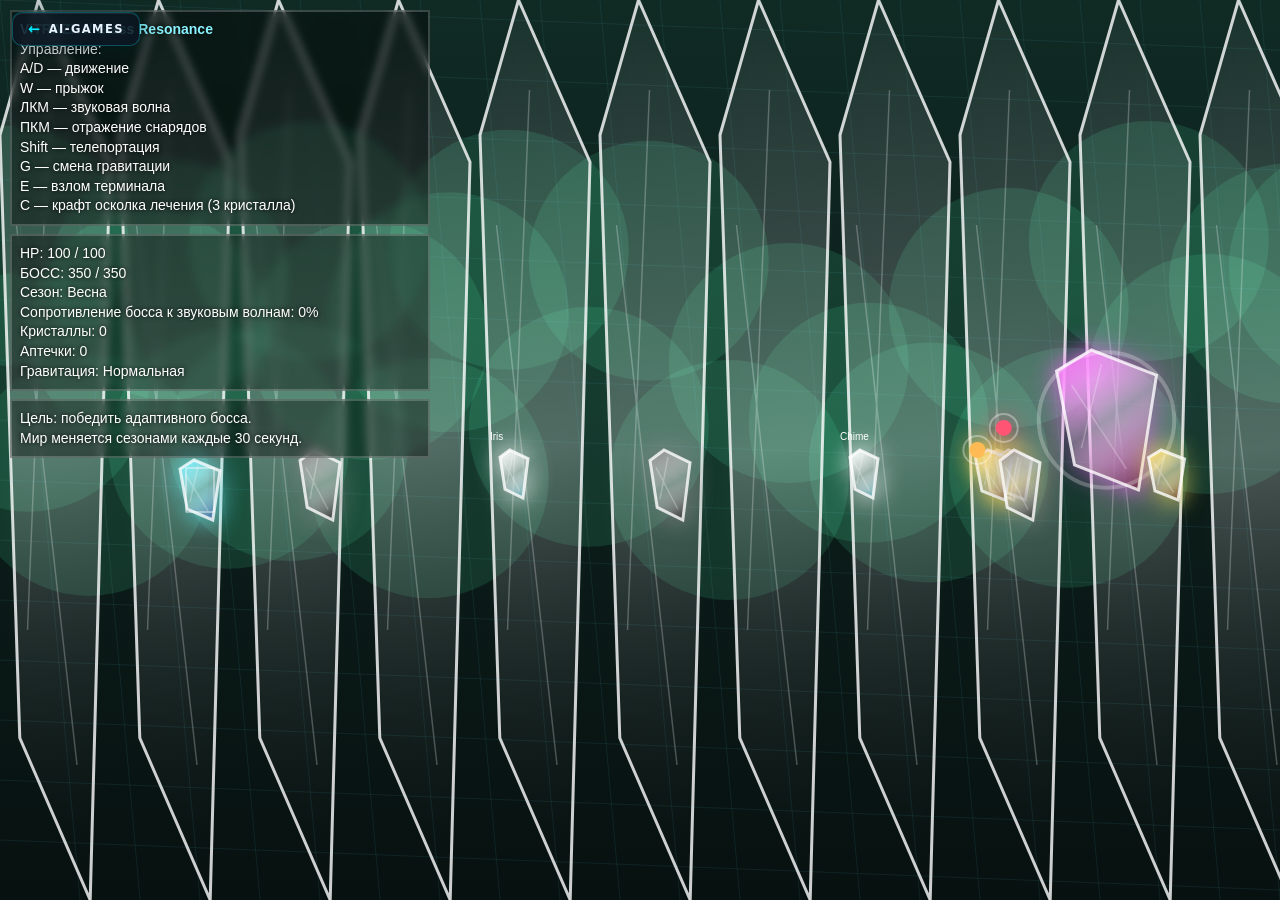
<file: game8.html>
<!DOCTYPE html>
<html lang="ru">
<head>
<meta charset="UTF-8" />
<meta name="viewport" content="width=device-width, initial-scale=1.0" />
<title>VITRAZH // Glass Resonance</title>
<style>
  html, body {
    margin: 0;
    overflow: hidden;
    background: #050510;
    font-family: Arial, sans-serif;
    color: white;
  }

  canvas {
    display: block;
    background:
      radial-gradient(circle at top, #1a1f44 0%, #080812 70%);
  }

  #ui {
    position: absolute;
    top: 10px;
    left: 10px;
    z-index: 10;
    width: 420px;
    line-height: 1.4;
    font-size: 14px;
    text-shadow: 0 0 5px black;
  }

  .panel {
    background: rgba(0,0,0,0.4);
    border: 2px solid rgba(255,255,255,0.2);
    padding: 8px;
    margin-bottom: 8px;
    backdrop-filter: blur(4px);
  }

  .title {
    color: #89f4ff;
    font-weight: bold;
  }
</style>
<link rel="stylesheet" href="hub-nav.css">
</head>
<body>
<a class="hub-nav" href="index.html">AI-GAMES</a>
<div id="ui">
  <div class="panel">
    <div class="title">VITRAZH // Glass Resonance</div>
    Управление:<br>
    A/D — движение<br>
    W — прыжок<br>
    ЛКМ — звуковая волна<br>
    ПКМ — отражение снарядов<br>
    Shift — телепортация<br>
    G — смена гравитации<br>
    E — взлом терминала<br>
    C — крафт осколка лечения (3 кристалла)<br>
  </div>

  <div class="panel" id="stats"></div>

  <div class="panel">
    Цель: победить адаптивного босса.<br>
    Мир меняется сезонами каждые 30 секунд.
  </div>
</div>

<canvas id="game"></canvas>

<script>
const canvas = document.getElementById('game');
const ctx = canvas.getContext('2d');

function resize() {
  canvas.width = innerWidth;
  canvas.height = innerHeight;
}
window.addEventListener('resize', resize);
resize();

const keys = {};
let mouse = {x:0, y:0};
let mouseDown = false;
let reflectDown = false;

window.addEventListener('keydown', e => keys[e.key.toLowerCase()] = true);
window.addEventListener('keyup', e => keys[e.key.toLowerCase()] = false);
window.addEventListener('mousemove', e => {
  mouse.x = e.clientX;
  mouse.y = e.clientY;
});
window.addEventListener('mousedown', e => {
  if (e.button === 0) mouseDown = true;
  if (e.button === 2) reflectDown = true;
});
window.addEventListener('mouseup', e => {
  if (e.button === 0) mouseDown = false;
  if (e.button === 2) reflectDown = false;
});
window.addEventListener('contextmenu', e => e.preventDefault());

const world = {
  gravity: 0.5,
  gravityDir: 1,
  seasonIndex: 0,
  seasons: ['Весна', 'Лето', 'Осень', 'Зима'],
  seasonTimer: 0,
  fragments: [],
  particles: [],
  terminals: [],
  npcs: [],
  enemies: []
};

const player = {
  x: 180,
  y: 400,
  vx: 0,
  vy: 0,
  w: 40,
  h: 60,
  hp: 100,
  maxHp: 100,
  onGround: false,
  facing: 1,
  cooldown: 0,
  teleportCooldown: 0,
  reflectCooldown: 0,
  inventory: {
    crystals: 0,
    medkits: 0
  }
};

const boss = {
  x: 1100,
  y: 350,
  vx: 0,
  vy: 0,
  w: 100,
  h: 140,
  hp: 350,
  maxHp: 350,
  cooldown: 0,
  shield: true,
  adaptation: {
    waveResistance: 0
  },
  memory: [],
  phase: 1
};

for (let i = 0; i < 3; i++) {
  world.terminals.push({
    x: 300 + i * 350,
    y: 450,
    hacked: false,
    timer: 0
  });
}

function createNPC(name, homeX) {
  return {
    name,
    x: homeX,
    y: 450,
    w: 28,
    h: 48,
    targetX: homeX,
    scheduleIndex: 0,
    schedule: [
      homeX,
      homeX + 150,
      homeX - 120,
      homeX
    ],
    timer: 0
  };
}

world.npcs.push(createNPC('Iris', 500));
world.npcs.push(createNPC('Chime', 850));

function spawnEnemy() {
  world.enemies.push({
    x: 1000 + Math.random() * 200,
    y: 450,
    w: 36,
    h: 50,
    hp: 25,
    cooldown: Math.random() * 80
  });
}

for (let i = 0; i < 4; i++) spawnEnemy();

const projectiles = [];

function clamp(v, a, b) {
  return Math.max(a, Math.min(b, v));
}

function rects(a, b) {
  return (
    a.x < b.x + b.w &&
    a.x + a.w > b.x &&
    a.y < b.y + b.h &&
    a.y + a.h > b.y
  );
}

function damage(entity, amount) {
  entity.hp -= amount;
  if (entity.hp < 0) entity.hp = 0;
}

function createWave(x, y, dx, dy, owner) {
  projectiles.push({
    x, y,
    vx: dx,
    vy: dy,
    r: 14,
    owner,
    type: 'wave',
    life: 120,
    reflected: false
  });
}

function createBolt(x, y, dx, dy, owner) {
  projectiles.push({
    x, y,
    vx: dx,
    vy: dy,
    r: 8,
    owner,
    type: 'bolt',
    life: 200,
    reflected: false
  });
}

function teleport() {
  if (player.teleportCooldown > 0) return;

  const dx = mouse.x - player.x;
  const dy = mouse.y - player.y;
  const dist = Math.hypot(dx, dy);

  player.x += (dx / dist) * Math.min(220, dist);
  player.y += (dy / dist) * Math.min(220, dist);
  player.teleportCooldown = 120;

  for (let i = 0; i < 25; i++) {
    world.particles.push({
      x: player.x,
      y: player.y,
      vx: (Math.random() - 0.5) * 6,
      vy: (Math.random() - 0.5) * 6,
      life: 40,
      color: '#8ef'
    });
  }
}

function switchGravity() {
  world.gravityDir *= -1;
}

function hackTerminal() {
  for (const t of world.terminals) {
    const d = Math.hypot(player.x - t.x, player.y - t.y);

    if (d < 80 && !t.hacked) {
      t.hacked = true;
      t.timer = 600;
      boss.shield = false;
      return;
    }
  }
}

function craft() {
  if (player.inventory.crystals >= 3) {
    player.inventory.crystals -= 3;
    player.inventory.medkits++;
  }
}

function useMedkit() {
  if (player.inventory.medkits > 0 && player.hp < player.maxHp) {
    player.inventory.medkits--;
    player.hp = clamp(player.hp + 35, 0, player.maxHp);
  }
}

window.addEventListener('keydown', e => {
  if (e.key.toLowerCase() === 'shift') teleport();
  if (e.key.toLowerCase() === 'g') switchGravity();
  if (e.key.toLowerCase() === 'e') hackTerminal();
  if (e.key.toLowerCase() === 'c') craft();
  if (e.key.toLowerCase() === 'q') useMedkit();
});

function updateSeason(dt) {
  world.seasonTimer += dt;

  if (world.seasonTimer > 1800) {
    world.seasonTimer = 0;
    world.seasonIndex = (world.seasonIndex + 1) % world.seasons.length;
  }

  const season = world.seasons[world.seasonIndex];

  if (season === 'Весна') {
    world.gravity = 0.45;
  }

  if (season === 'Лето') {
    world.gravity = 0.55;
  }

  if (season === 'Осень') {
    world.gravity = 0.40;
  }

  if (season === 'Зима') {
    world.gravity = 0.25;
  }
}

function updateNPCs() {
  for (const npc of world.npcs) {
    npc.timer++;

    if (npc.timer > 360) {
      npc.timer = 0;
      npc.scheduleIndex = (npc.scheduleIndex + 1) % npc.schedule.length;
      npc.targetX = npc.schedule[npc.scheduleIndex];
    }

    const dir = Math.sign(npc.targetX - npc.x);
    npc.x += dir * 1.2;
  }
}

function bossAdaptation() {
  const wavesUsed = boss.memory.filter(v => v === 'wave').length;

  boss.adaptation.waveResistance = clamp(wavesUsed / 18, 0, 0.8);

  if (boss.memory.length > 40) {
    boss.memory.shift();
  }
}

function updatePlayer() {
  const speed = world.seasons[world.seasonIndex] === 'Зима' ? 2.5 : 4;

  if (keys['a']) {
    player.vx = -speed;
    player.facing = -1;
  } else if (keys['d']) {
    player.vx = speed;
    player.facing = 1;
  } else {
    player.vx *= 0.8;
  }

  if (keys['w'] && player.onGround) {
    player.vy = -12 * world.gravityDir;
    player.onGround = false;
  }

  player.vy += world.gravity * world.gravityDir;

  player.x += player.vx;
  player.y += player.vy;

  const floorY = world.gravityDir === 1 ? 520 : 20;

  if (world.gravityDir === 1) {
    if (player.y + player.h > floorY) {
      player.y = floorY - player.h;
      player.vy = 0;
      player.onGround = true;
    }
  } else {
    if (player.y < floorY) {
      player.y = floorY;
      player.vy = 0;
      player.onGround = true;
    }
  }

  player.x = clamp(player.x, 0, canvas.width - player.w);

  if (mouseDown && player.cooldown <= 0) {
    const dx = mouse.x - (player.x + player.w / 2);
    const dy = mouse.y - (player.y + player.h / 2);
    const d = Math.hypot(dx, dy);

    createWave(
      player.x + player.w / 2,
      player.y + player.h / 2,
      dx / d * 7,
      dy / d * 7,
      'player'
    );

    boss.memory.push('wave');

    player.cooldown = 20;
  }

  if (player.cooldown > 0) player.cooldown--;
  if (player.teleportCooldown > 0) player.teleportCooldown--;
}

function updateBoss() {
  if (boss.hp <= 0) return;

  const dx = player.x - boss.x;
  boss.vx = Math.sign(dx) * 1.5;
  boss.x += boss.vx;

  boss.cooldown--;

  if (boss.cooldown <= 0) {
    const px = player.x - boss.x;
    const py = player.y - boss.y;
    const d = Math.hypot(px, py);

    createBolt(
      boss.x + boss.w / 2,
      boss.y + boss.h / 2,
      px / d * 5,
      py / d * 5,
      'boss'
    );

    boss.cooldown = 55;
  }

  if (boss.hp < 180) boss.phase = 2;
  if (boss.phase === 2 && Math.random() < 0.01) spawnEnemy();

  let hacked = world.terminals.some(t => t.hacked);
  if (!hacked) boss.shield = true;

  bossAdaptation();
}

function updateEnemies() {
  for (const e of world.enemies) {
    if (e.hp <= 0) continue;

    e.cooldown--;

    const dir = Math.sign(player.x - e.x);
    e.x += dir * 1.2;

    if (e.cooldown <= 0) {
      createBolt(e.x, e.y, dir * 4, 0, 'enemy');
      e.cooldown = 120;
    }

    if (rects(player, e)) {
      damage(player, 0.1);
    }
  }

  world.enemies = world.enemies.filter(e => e.hp > 0);
}

function updateProjectiles() {
  for (const p of projectiles) {
    p.x += p.vx;
    p.y += p.vy;
    p.life--;

    if (reflectDown) {
      const d = Math.hypot(player.x + player.w/2 - p.x, player.y + player.h/2 - p.y);

      if (d < 80 && p.owner !== 'player') {
        p.vx *= -1.1;
        p.vy *= -1.1;
        p.owner = 'player';
        p.reflected = true;
      }
    }

    if (p.owner === 'player') {
      if (rects({x:p.x-p.r,y:p.y-p.r,w:p.r*2,h:p.r*2}, boss)) {
        let dmg = p.type === 'wave' ? 12 : 6;

        dmg *= (1 - boss.adaptation.waveResistance);

        if (boss.shield) dmg *= 0.2;

        damage(boss, dmg);
        p.life = 0;
      }

      for (const e of world.enemies) {
        if (rects({x:p.x-p.r,y:p.y-p.r,w:p.r*2,h:p.r*2}, e)) {
          damage(e, 15);
          p.life = 0;
        }
      }
    }

    if (p.owner === 'boss' || p.owner === 'enemy') {
      if (rects({x:p.x-p.r,y:p.y-p.r,w:p.r*2,h:p.r*2}, player)) {
        damage(player, 10);
        p.life = 0;
      }

      // Дружественный огонь
      for (const e of world.enemies) {
        if (p.owner === 'boss') {
          if (rects({x:p.x-p.r,y:p.y-p.r,w:p.r*2,h:p.r*2}, e)) {
            damage(e, 10);
            p.life = 0;
          }
        }
      }

      if (p.owner === 'enemy') {
        if (rects({x:p.x-p.r,y:p.y-p.r,w:p.r*2,h:p.r*2}, boss)) {
          damage(boss, 4);
          p.life = 0;
        }
      }
    }
  }

  for (const t of world.terminals) {
    if (t.hacked) {
      t.timer--;
      if (t.timer <= 0) {
        t.hacked = false;
      }
    }
  }

  for (const e of world.enemies) {
    if (e.hp <= 0) {
      world.fragments.push({
        x: e.x,
        y: e.y,
        r: 8
      });
    }
  }

  projectiles.splice(0, projectiles.length, ...projectiles.filter(p => p.life > 0));
}

function collectFragments() {
  for (const f of world.fragments) {
    const d = Math.hypot(player.x - f.x, player.y - f.y);
    if (d < 40) {
      player.inventory.crystals++;
      f.dead = true;
    }
  }

  world.fragments = world.fragments.filter(f => !f.dead);
}

function drawGlassPolygon(x, y, w, h, c1, c2) {
  ctx.save();

  ctx.beginPath();
  ctx.moveTo(x, y + h * 0.15);
  ctx.lineTo(x + w * 0.35, y);
  ctx.lineTo(x + w, y + h * 0.18);
  ctx.lineTo(x + w * 0.82, y + h);
  ctx.lineTo(x + w * 0.18, y + h * 0.82);
  ctx.closePath();

  const grad = ctx.createLinearGradient(x, y, x + w, y + h);
  grad.addColorStop(0, c1);
  grad.addColorStop(0.5, 'rgba(255,255,255,0.25)');
  grad.addColorStop(1, c2);

  ctx.shadowBlur = 25;
  ctx.shadowColor = c1;

  ctx.fillStyle = grad;
  ctx.fill();

  ctx.lineWidth = 3;
  ctx.strokeStyle = 'rgba(255,255,255,0.8)';
  ctx.stroke();

  ctx.beginPath();
  ctx.moveTo(x + w * 0.15, y + h * 0.25);
  ctx.lineTo(x + w * 0.7, y + h * 0.85);
  ctx.moveTo(x + w * 0.45, y + h * 0.1);
  ctx.lineTo(x + w * 0.25, y + h * 0.7);
  ctx.strokeStyle = 'rgba(255,255,255,0.25)';
  ctx.lineWidth = 1.5;
  ctx.stroke();

  ctx.restore();
}

function drawBackground() {
  const season = world.seasons[world.seasonIndex];

  let topColor = '#101830';
  let bottomColor = '#050510';
  let glow = 'rgba(100,200,255,0.08)';

  if (season === 'Весна') {
    topColor = '#102a24';
    bottomColor = '#071110';
    glow = 'rgba(80,255,180,0.12)';
  }

  if (season === 'Лето') {
    topColor = '#302010';
    bottomColor = '#120807';
    glow = 'rgba(255,180,60,0.12)';
  }

  if (season === 'Осень') {
    topColor = '#2a1410';
    bottomColor = '#100707';
    glow = 'rgba(255,90,40,0.12)';
  }

  if (season === 'Зима') {
    topColor = '#101c30';
    bottomColor = '#050812';
    glow = 'rgba(120,180,255,0.14)';
  }

  const bg = ctx.createLinearGradient(0,0,0,canvas.height);
  bg.addColorStop(0, topColor);
  bg.addColorStop(1, bottomColor);

  ctx.fillStyle = bg;
  ctx.fillRect(0,0,canvas.width,canvas.height);

  for (let i = 0; i < 25; i++) {
    const px = (i * 140 + performance.now() * 0.01) % (canvas.width + 200);
    const py = Math.sin(i + performance.now() * 0.001) * 120 + canvas.height * 0.4;

    ctx.beginPath();
    ctx.arc(px, py, 120, 0, Math.PI * 2);
    ctx.fillStyle = glow;
    ctx.fill();
  }

  for (let i = 0; i < 16; i++) {
    drawGlassPolygon(i * 120, 0, 110, canvas.height,
      'rgba(255,255,255,0.04)',
      'rgba(0,0,0,0.02)');
  }

  ctx.strokeStyle = 'rgba(120,220,255,0.08)';

  for (let x = 0; x < canvas.width; x += 60) {
    ctx.beginPath();
    ctx.moveTo(x,0);
    ctx.lineTo(x + 80, canvas.height);
    ctx.stroke();
  }

  for (let y = 0; y < canvas.height; y += 60) {
    ctx.beginPath();
    ctx.moveTo(0,y);
    ctx.lineTo(canvas.width, y + 50);
    ctx.stroke();
  }
}

function drawEntities() {
  drawGlassPolygon(player.x, player.y, player.w, player.h, '#66f0ff', '#173d88');

  ctx.save();
  ctx.shadowBlur = 30;
  ctx.shadowColor = '#66eeff';
  ctx.strokeStyle = 'rgba(255,255,255,0.8)';
  ctx.strokeRect(player.x + 6, player.y + 8, player.w - 12, player.h - 16);
  ctx.restore();

  if (boss.hp > 0) {
    drawGlassPolygon(boss.x, boss.y, boss.w, boss.h,
      boss.shield ? '#ff66ff' : '#ff4455', '#3a0015');

    ctx.save();
    ctx.shadowBlur = 45;
    ctx.shadowColor = boss.shield ? '#ff66ff' : '#ff3344';
    ctx.beginPath();
    ctx.arc(boss.x + boss.w/2, boss.y + boss.h/2, 60 + Math.sin(performance.now()*0.005)*8, 0, Math.PI*2);
    ctx.strokeStyle = 'rgba(255,255,255,0.25)';
    ctx.lineWidth = 4;
    ctx.stroke();
    ctx.restore();
  }

  for (const e of world.enemies) {
    drawGlassPolygon(e.x, e.y, e.w, e.h, '#fd5', '#520');
  }

  for (const t of world.terminals) {
    drawGlassPolygon(t.x, t.y, 40, 70,
      t.hacked ? '#0f0' : '#888', '#111');
  }

  for (const npc of world.npcs) {
    drawGlassPolygon(npc.x, npc.y, npc.w, npc.h, '#fff', '#49a');

    ctx.fillStyle = 'white';
    ctx.fillText(npc.name, npc.x - 10, npc.y - 10);
  }

  for (const f of world.fragments) {
    drawGlassPolygon(f.x, f.y, 14, 14, '#0ff', '#0aa');
  }
}

function drawProjectiles() {
  for (const p of projectiles) {
    ctx.save();

    ctx.beginPath();
    ctx.arc(p.x, p.y, p.r, 0, Math.PI * 2);

    if (p.type === 'wave') {
      const pulse = Math.sin(performance.now() * 0.01 + p.x * 0.01) * 6;
      ctx.shadowBlur = 35 + pulse;
      ctx.shadowColor = p.reflected ? '#ffffff' : '#66eeff';
      ctx.fillStyle = p.reflected ? '#ffffff' : '#66ddff';
    } else {
      ctx.shadowBlur = 24;
      ctx.shadowColor = p.owner === 'boss' ? '#ff4466' : '#ffbb55';
      ctx.fillStyle = p.owner === 'boss' ? '#ff5577' : '#ffbb55';
    }

    ctx.fill();

    ctx.beginPath();
    ctx.arc(p.x, p.y, p.r + 6, 0, Math.PI * 2);
    ctx.strokeStyle = 'rgba(255,255,255,0.35)';
    ctx.lineWidth = 2;
    ctx.stroke();

    ctx.restore();
  }
}

function drawUI() {
  document.getElementById('stats').innerHTML = `
  HP: ${Math.round(player.hp)} / ${player.maxHp}<br>
  БОСС: ${Math.round(boss.hp)} / ${boss.maxHp}<br>
  Сезон: ${world.seasons[world.seasonIndex]}<br>
  Сопротивление босса к звуковым волнам: ${Math.round(boss.adaptation.waveResistance * 100)}%<br>
  Кристаллы: ${player.inventory.crystals}<br>
  Аптечки: ${player.inventory.medkits}<br>
  Гравитация: ${world.gravityDir === 1 ? 'Нормальная' : 'Инверсия'}
  `;

  if (boss.hp <= 0) {
    ctx.fillStyle = 'white';
    ctx.font = '64px Arial';
    ctx.fillText('ПОБЕДА', canvas.width/2 - 160, canvas.height/2);
  }

  if (player.hp <= 0) {
    ctx.fillStyle = 'red';
    ctx.font = '64px Arial';
    ctx.fillText('ПОРАЖЕНИЕ', canvas.width/2 - 220, canvas.height/2);
  }
}

function gameLoop() {
  ctx.clearRect(0,0,canvas.width,canvas.height);

  drawBackground();

  if (player.hp > 0 && boss.hp > 0) {
    updateSeason(1);
    updatePlayer();
    updateBoss();
    updateEnemies();
    updateProjectiles();
    updateNPCs();
    collectFragments();
  }

  drawEntities();
  drawProjectiles();
  drawUI();

  requestAnimationFrame(gameLoop);
}

gameLoop();
</script>
</body>
</html>
</file>
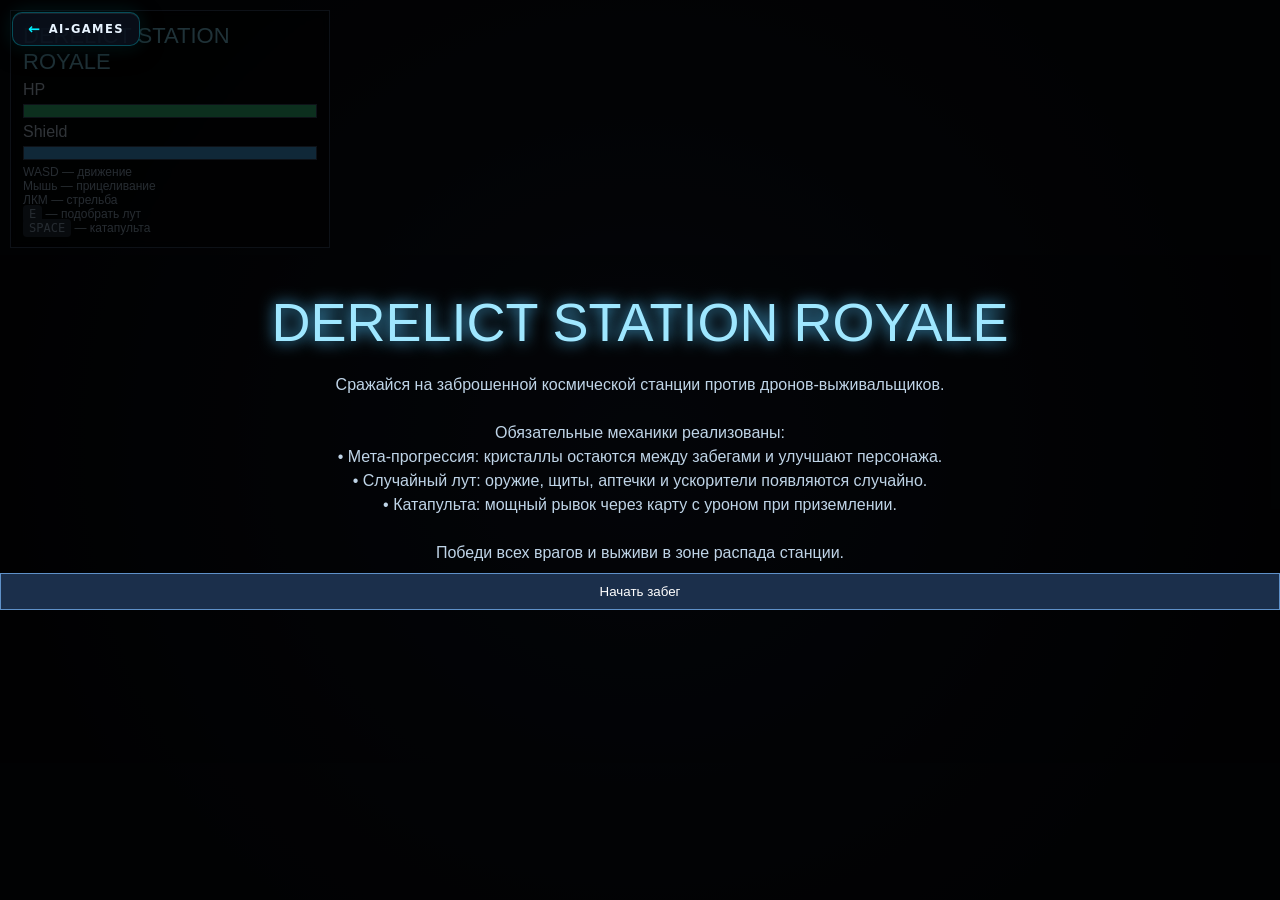
<file: game9.html>
<!DOCTYPE html>
<html lang="ru">
<head>
<meta charset="UTF-8" />
<meta name="viewport" content="width=device-width, initial-scale=1.0" />
<title>Derelict Station Royale</title>
<style>
*{box-sizing:border-box}
body{
  margin:0;
  overflow:hidden;
  background:#05070d;
  color:#d8ecff;
  font-family:Arial,sans-serif;
}
canvas{
  display:block;
  background:radial-gradient(circle at center,#111827 0%,#05070d 80%);
}
#ui{
  position:absolute;
  top:10px;
  left:10px;
  z-index:10;
  background:rgba(0,0,0,.55);
  border:1px solid #3b4f67;
  padding:12px;
  width:320px;
  backdrop-filter:blur(4px);
}
#title{
  font-size:22px;
  color:#8fe6ff;
  margin-bottom:6px;
}
.bar{
  height:14px;
  background:#1d2433;
  margin:5px 0;
  border:1px solid #42516e;
  position:relative;
}
.fill{
  height:100%;
}
#hpFill{background:#39d98a}
#shieldFill{background:#4bb7ff}
.small{font-size:12px;color:#aac5dd}
button{
  margin-top:8px;
  width:100%;
  padding:10px;
  background:#1b2f4b;
  border:1px solid #5f91c9;
  color:white;
  cursor:pointer;
}
button:hover{background:#27466f}
#overlay{
  position:absolute;
  inset:0;
  background:rgba(0,0,0,.78);
  display:flex;
  justify-content:center;
  align-items:center;
  flex-direction:column;
  z-index:20;
  text-align:center;
}
.overlayTitle{
  font-size:54px;
  color:#9fe7ff;
  margin-bottom:20px;
  text-shadow:0 0 15px #53c6ff;
}
.overlayText{
  max-width:760px;
  line-height:1.5;
  color:#bfd4e7;
}
kbd{
  background:#263242;
  padding:2px 6px;
  border-radius:4px;
}
</style>
<link rel="stylesheet" href="hub-nav.css">
</head>
<body>
<a class="hub-nav" href="index.html">AI-GAMES</a>
<div id="ui">
  <div id="title">DERELICT STATION ROYALE</div>
  <div>HP</div>
  <div class="bar"><div class="fill" id="hpFill"></div></div>
  <div>Shield</div>
  <div class="bar"><div class="fill" id="shieldFill"></div></div>
  <div id="stats"></div>
  <div class="small">
    WASD — движение<br>
    Мышь — прицеливание<br>
    ЛКМ — стрельба<br>
    <kbd>E</kbd> — подобрать лут<br>
    <kbd>SPACE</kbd> — катапульта
  </div>
</div>

<div id="overlay">
  <div class="overlayTitle">DERELICT STATION ROYALE</div>
  <div class="overlayText">
    Сражайся на заброшенной космической станции против дронов-выживальщиков.<br><br>
    Обязательные механики реализованы:<br>
    • Мета-прогрессия: кристаллы остаются между забегами и улучшают персонажа.<br>
    • Случайный лут: оружие, щиты, аптечки и ускорители появляются случайно.<br>
    • Катапульта: мощный рывок через карту с уроном при приземлении.<br><br>
    Победи всех врагов и выживи в зоне распада станции.
  </div>
  <button id="startBtn">Начать забег</button>
</div>

<canvas id="game"></canvas>
<script>
const canvas=document.getElementById('game');
const ctx=canvas.getContext('2d');
const overlay=document.getElementById('overlay');
const startBtn=document.getElementById('startBtn');
const hpFill=document.getElementById('hpFill');
const shieldFill=document.getElementById('shieldFill');
const stats=document.getElementById('stats');

function resize(){canvas.width=window.innerWidth;canvas.height=window.innerHeight}
window.addEventListener('resize',resize);
resize();

const keys={};
const mouse={x:0,y:0,down:false};
window.addEventListener('keydown',e=>{
  if(e.code==='Space') e.preventDefault();
  const k=e.key.toLowerCase();
  keys[k]=true;
  if(e.code==='Space'){keys[' ']=true;keys.space=true;}
});
window.addEventListener('keyup',e=>{
  const k=e.key.toLowerCase();
  keys[k]=false;
  if(e.code==='Space'){keys[' ']=false;keys.space=false;}
});
window.addEventListener('mousemove',e=>{mouse.x=e.clientX;mouse.y=e.clientY});
window.addEventListener('mousedown',()=>mouse.down=true);
window.addEventListener('mouseup',()=>mouse.down=false);

const meta=JSON.parse(localStorage.getItem('stationMeta')||'{"crystals":0,"hp":0,"damage":0}');

let player,enemies,bullets,loot,particles,zone,gameOver=false,victory=false;

function rand(a,b){return Math.random()*(b-a)+a}
function dist(a,b){return Math.hypot(a.x-b.x,a.y-b.y)}

function createPlayer(){
  return {
    x:2000,y:2000,r:18,
    hp:100+meta.hp*15,
    maxHp:100+meta.hp*15,
    shield:50,
    maxShield:50,
    damage:18+meta.damage*3,
    speed:3,
    angle:0,
    fireCd:0,
    catapultCd:0,
    crystals:0
  }
}

function spawnEnemy(){
  return {
    x:rand(200,3800),
    y:rand(200,3800),
    r:16,
    hp:60,
    speed:1.4+Math.random()*0.7,
    fireCd:rand(30,90)
  }
}

function spawnLoot(x,y){
  const types=['med','shield','damage','speed'];
  loot.push({x,y,r:14,type:types[Math.floor(Math.random()*types.length)]});
}

function startGame(){
  player=createPlayer();
  enemies=[];
  bullets=[];
  loot=[];
  particles=[];
  zone={x:2000,y:2000,r:1800,target:300};
  gameOver=false;
  victory=false;

  for(let i=0;i<18;i++) enemies.push(spawnEnemy());
  for(let i=0;i<30;i++) spawnLoot(rand(200,3800),rand(200,3800));

  overlay.style.display='none';
  requestAnimationFrame(loop);
}

startBtn.onclick=startGame;

function shoot(x,y,angle,speed,damage,enemy=false){
  bullets.push({x,y,vx:Math.cos(angle)*speed,vy:Math.sin(angle)*speed,r:4,damage,enemy});
}

function explode(x,y,color,count){
  for(let i=0;i<count;i++){
    particles.push({x,y,vx:rand(-4,4),vy:rand(-4,4),life:rand(20,50),color});
  }
}

function update(){
  if(gameOver)return;

  zone.r-=0.03;
  if(zone.r<zone.target) zone.r=zone.target;

  let dx=0,dy=0;
  if(keys['w'])dy--;
  if(keys['s'])dy++;
  if(keys['a'])dx--;
  if(keys['d'])dx++;

  const len=Math.hypot(dx,dy)||1;
  player.x+=dx/len*player.speed;
  player.y+=dy/len*player.speed;

  player.x=Math.max(50,Math.min(3950,player.x));
  player.y=Math.max(50,Math.min(3950,player.y));

  const camX=player.x-canvas.width/2;
  const camY=player.y-canvas.height/2;

  player.angle=Math.atan2(mouse.y-canvas.height/2,mouse.x-canvas.width/2);

  if(mouse.down&&player.fireCd<=0){
    shoot(player.x,player.y,player.angle,9,player.damage);
    player.fireCd=12;
  }

  if((keys[' ']||keys.space)&&player.catapultCd<=0){
    player.x+=Math.cos(player.angle)*260;
    player.y+=Math.sin(player.angle)*260;
    player.catapultCd=240;
    explode(player.x,player.y,'#7ce7ff',30);
    enemies.forEach(e=>{
      if(dist(player,e)<120){
        e.hp-=40;
      }
    });
  }

  if(player.fireCd>0)player.fireCd--;
  if(player.catapultCd>0)player.catapultCd--;

  for(let idx=enemies.length-1;idx>=0;idx--){
    const e=enemies[idx];
    const a=Math.atan2(player.y-e.y,player.x-e.x);
    e.x+=Math.cos(a)*e.speed;
    e.y+=Math.sin(a)*e.speed;

    if(e.fireCd<=0){
      shoot(e.x,e.y,a,5,10,true);
      e.fireCd=70+Math.random()*60;
    }
    e.fireCd--;

    if(e.hp<=0){
      explode(e.x,e.y,'#ff6f91',35);
      spawnLoot(e.x,e.y);
      player.crystals+=1;
      enemies.splice(idx,1);
    }
  }

  for(let idx=bullets.length-1;idx>=0;idx--){
    const b=bullets[idx];
    b.x+=b.vx;
    b.y+=b.vy;
    let hit=false;

    if(b.enemy){
      if(dist(b,player)<player.r+b.r){
        if(player.shield>0){
          player.shield-=b.damage;
          if(player.shield<0){
            player.hp+=player.shield;
            player.shield=0;
          }
        } else player.hp-=b.damage;
        explode(b.x,b.y,'#8ecfff',8);
        hit=true;
      }
    } else {
      for(let i=0;i<enemies.length;i++){
        const e=enemies[i];
        if(dist(b,e)<e.r+b.r){
          e.hp-=b.damage;
          explode(b.x,b.y,'#ffd166',8);
          hit=true;
          break;
        }
      }
    }
    if(hit) bullets.splice(idx,1);
  }

  for(let idx=loot.length-1;idx>=0;idx--){
    const l=loot[idx];
    if(dist(player,l)<50&&keys['e']){
      if(l.type==='med') player.hp=Math.min(player.maxHp,player.hp+35);
      if(l.type==='shield') player.shield=Math.min(player.maxShield,player.shield+35);
      if(l.type==='damage') player.damage+=4;
      if(l.type==='speed') player.speed+=0.35;
      explode(l.x,l.y,'#b0ffcf',15);
      loot.splice(idx,1);
    }
  }

  for(let idx=particles.length-1;idx>=0;idx--){
    const p=particles[idx];
    p.x+=p.vx;
    p.y+=p.vy;
    p.life--;
    if(p.life<=0) particles.splice(idx,1);
  }

  if(dist(player,zone)>zone.r){
    player.hp-=0.15;
  }

  if(player.hp<=0){
    endGame(false);
  }

  if(enemies.length===0){
    endGame(true);
  }

  draw(camX,camY);
}

function endGame(win){
  gameOver=true;
  victory=win;
  meta.crystals+=player.crystals;
  if(win){
    meta.hp+=1;
    meta.damage+=1;
  }
  localStorage.setItem('stationMeta',JSON.stringify(meta));

  overlay.innerHTML=`
    <div class="overlayTitle">${win?'ПОБЕДА':'ПОРАЖЕНИЕ'}</div>
    <div class="overlayText">
      Собрано кристаллов: ${player.crystals}<br>
      Общие кристаллы: ${meta.crystals}<br><br>
      Мета-прогрессия:<br>
      • Уровень HP: ${meta.hp}<br>
      • Уровень урона: ${meta.damage}<br><br>
      ${win?'Станция временно зачищена.':'Станция поглотила ещё одного выжившего.'}
    </div>
    <button onclick="location.reload()">Новый забег</button>
  `;
  overlay.style.display='flex';
}

function draw(camX,camY){
  ctx.clearRect(0,0,canvas.width,canvas.height);

  for(let x=0;x<4000;x+=200){
    for(let y=0;y<4000;y+=200){
      const gx=x-camX, gy=y-camY;
      if(gx<-220||gy<-220||gx>canvas.width+220||gy>canvas.height+220) continue;
      ctx.strokeStyle='rgba(80,120,160,.16)';
      ctx.strokeRect(gx,gy,200,200);
      ctx.fillStyle=((x/200|0)^(y/200|0))%7===0?'#1d3046':'#0b1118';
      ctx.fillRect(gx+5,gy+5,190,190);
    }
  }

  ctx.save();
  ctx.fillStyle='rgba(0,0,0,0.55)';
  ctx.fillRect(0,0,canvas.width,canvas.height);
  ctx.globalCompositeOperation='destination-out';
  ctx.beginPath();
  ctx.arc(zone.x-camX,zone.y-camY,zone.r,0,Math.PI*2);
  ctx.fill();
  ctx.restore();

  ctx.beginPath();
  ctx.arc(zone.x-camX,zone.y-camY,zone.r,0,Math.PI*2);
  ctx.strokeStyle='rgba(80,220,255,.5)';
  ctx.lineWidth=8;
  ctx.stroke();

  const lootColors={med:'#39d98a',shield:'#4bb7ff',damage:'#ffd166',speed:'#c77dff'};
  loot.forEach(l=>{
    ctx.beginPath();
    ctx.arc(l.x-camX,l.y-camY,l.r,0,Math.PI*2);
    ctx.fillStyle=lootColors[l.type];
    ctx.fill();
    ctx.strokeStyle='rgba(255,255,255,0.35)';
    ctx.lineWidth=2;
    ctx.stroke();
  });

  enemies.forEach(e=>{
    ctx.beginPath();
    ctx.arc(e.x-camX,e.y-camY,e.r,0,Math.PI*2);
    ctx.fillStyle='#ff6f91';
    ctx.fill();
    ctx.fillStyle='rgba(255,255,255,0.85)';
    ctx.fillRect(e.x-camX-14,e.y-camY-e.r-12,28,4);
    ctx.fillStyle='#ff3355';
    ctx.fillRect(e.x-camX-14,e.y-camY-e.r-12,28*Math.max(0,e.hp/60),4);
  });

  bullets.forEach(b=>{
    ctx.beginPath();
    ctx.arc(b.x-camX,b.y-camY,b.r,0,Math.PI*2);
    ctx.fillStyle=b.enemy?'#ff6b6b':'#ffe066';
    ctx.fill();
  });

  particles.forEach(p=>{
    ctx.globalAlpha=Math.min(1,p.life/50);
    ctx.fillStyle=p.color;
    ctx.beginPath();
    ctx.arc(p.x-camX,p.y-camY,2.5,0,Math.PI*2);
    ctx.fill();
    ctx.globalAlpha=1;
  });

  ctx.save();
  ctx.translate(player.x-camX,player.y-camY);
  ctx.rotate(player.angle);
  ctx.beginPath();
  ctx.arc(0,0,player.r,0,Math.PI*2);
  ctx.fillStyle='#53c6ff';
  ctx.fill();
  ctx.fillStyle='#8fe6ff';
  ctx.fillRect(player.r-2,-5,16,10);
  ctx.restore();

  hpFill.style.width=(player.hp/player.maxHp*100)+'%';
  shieldFill.style.width=(player.shield/player.maxShield*100)+'%';
  stats.textContent=`Враги: ${enemies.length} | Зона: ${Math.floor(zone.r)}м | Кристаллы: ${player.crystals}`;
}

function loop(){
  if(!gameOver) update();
  requestAnimationFrame(loop);
}
</script>
</body>
</html>
</file>
<file: hub-nav.css>
.hub-nav {
  position: fixed;
  top: 12px;
  left: 12px;
  z-index: 100000;
  display: inline-flex;
  align-items: center;
  gap: 0.45rem;
  padding: 0.5rem 0.95rem;
  font-family: 'Segoe UI', system-ui, sans-serif;
  font-size: 0.72rem;
  font-weight: 600;
  letter-spacing: 0.12em;
  text-transform: uppercase;
  text-decoration: none;
  color: #e8f4ff;
  background: rgba(12, 18, 32, 0.72);
  border: 1px solid rgba(0, 240, 255, 0.28);
  border-radius: 10px;
  backdrop-filter: blur(16px) saturate(1.4);
  -webkit-backdrop-filter: blur(16px) saturate(1.4);
  box-shadow:
    inset 0 1px 0 rgba(255, 255, 255, 0.08),
    0 4px 24px rgba(0, 0, 0, 0.45),
    0 0 20px rgba(0, 240, 255, 0.12);
  transition: transform 0.2s ease, border-color 0.2s ease, box-shadow 0.2s ease;
  pointer-events: auto;
}

.hub-nav:hover {
  transform: translateY(-1px);
  border-color: rgba(0, 240, 255, 0.55);
  box-shadow:
    inset 0 1px 0 rgba(255, 255, 255, 0.12),
    0 6px 28px rgba(0, 0, 0, 0.5),
    0 0 28px rgba(0, 240, 255, 0.25);
}

.hub-nav::before {
  content: '←';
  font-size: 0.9rem;
  color: #00f0ff;
}
</file>
